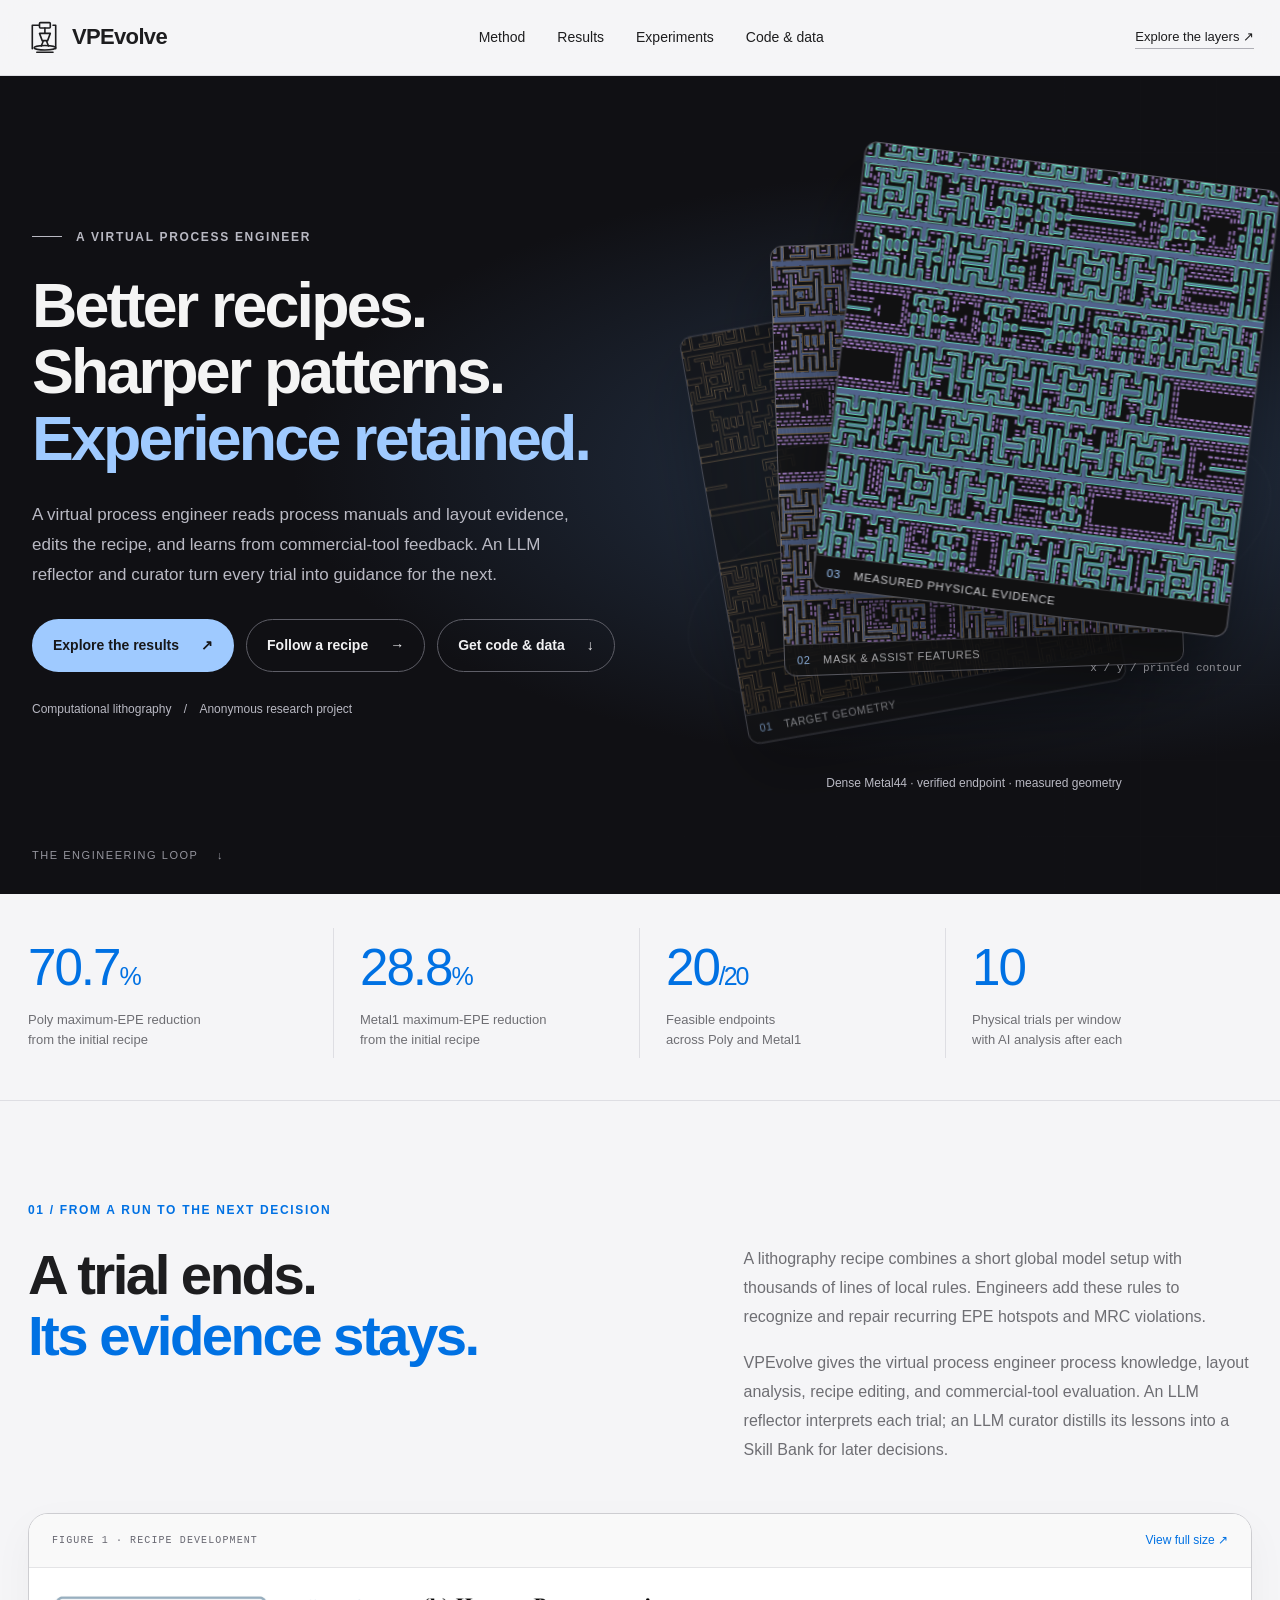
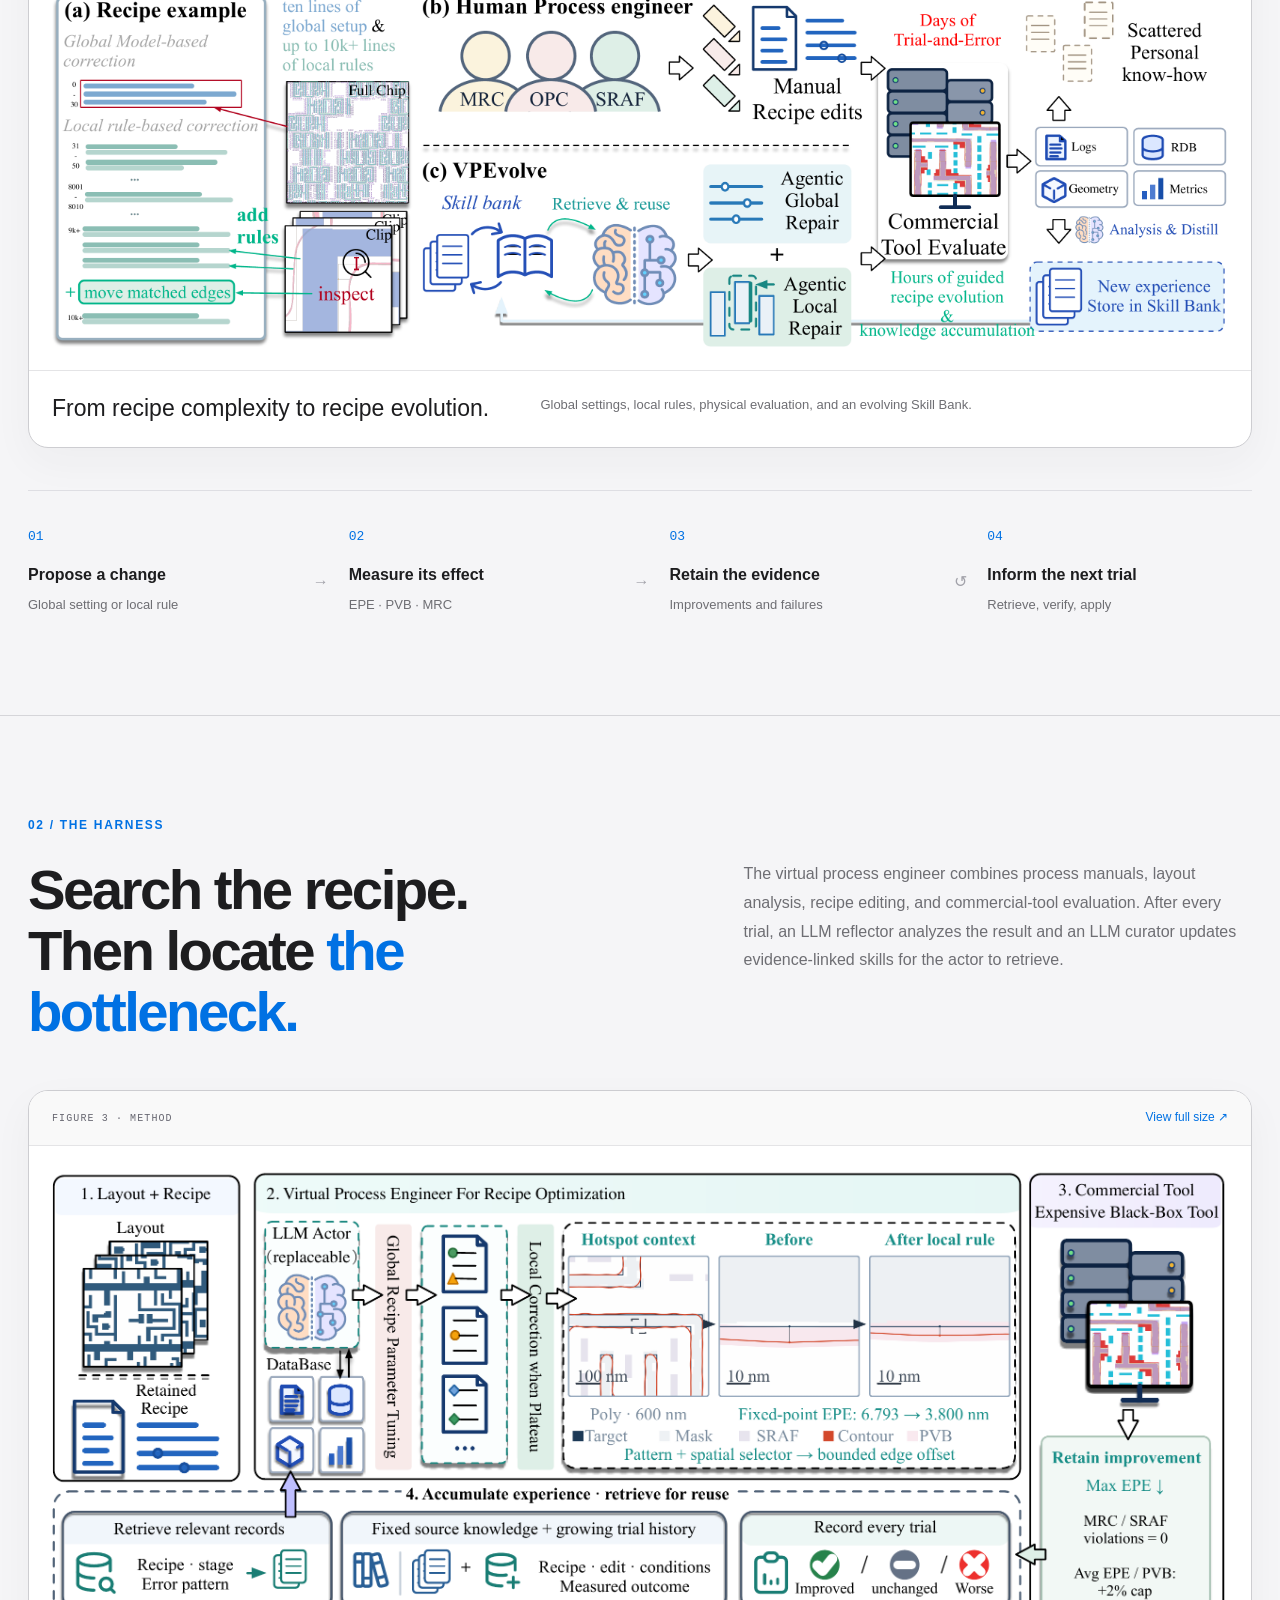
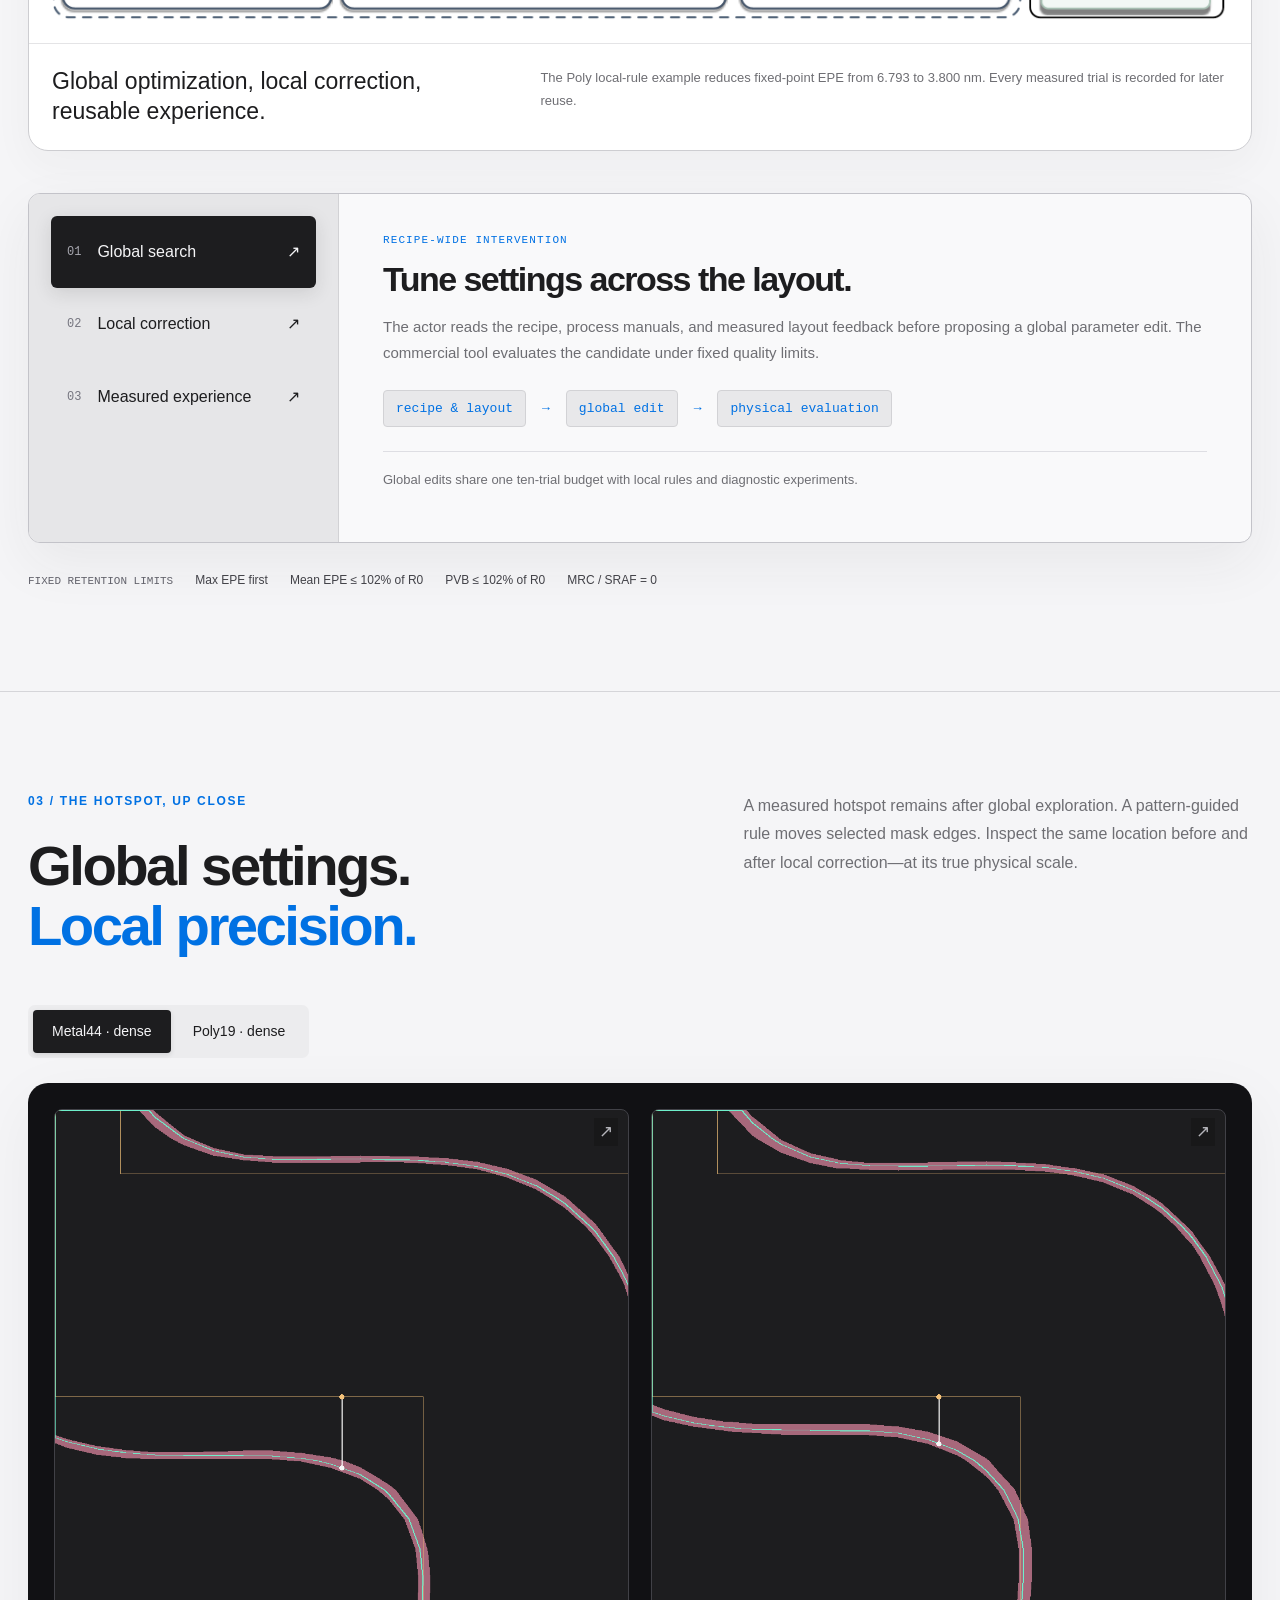
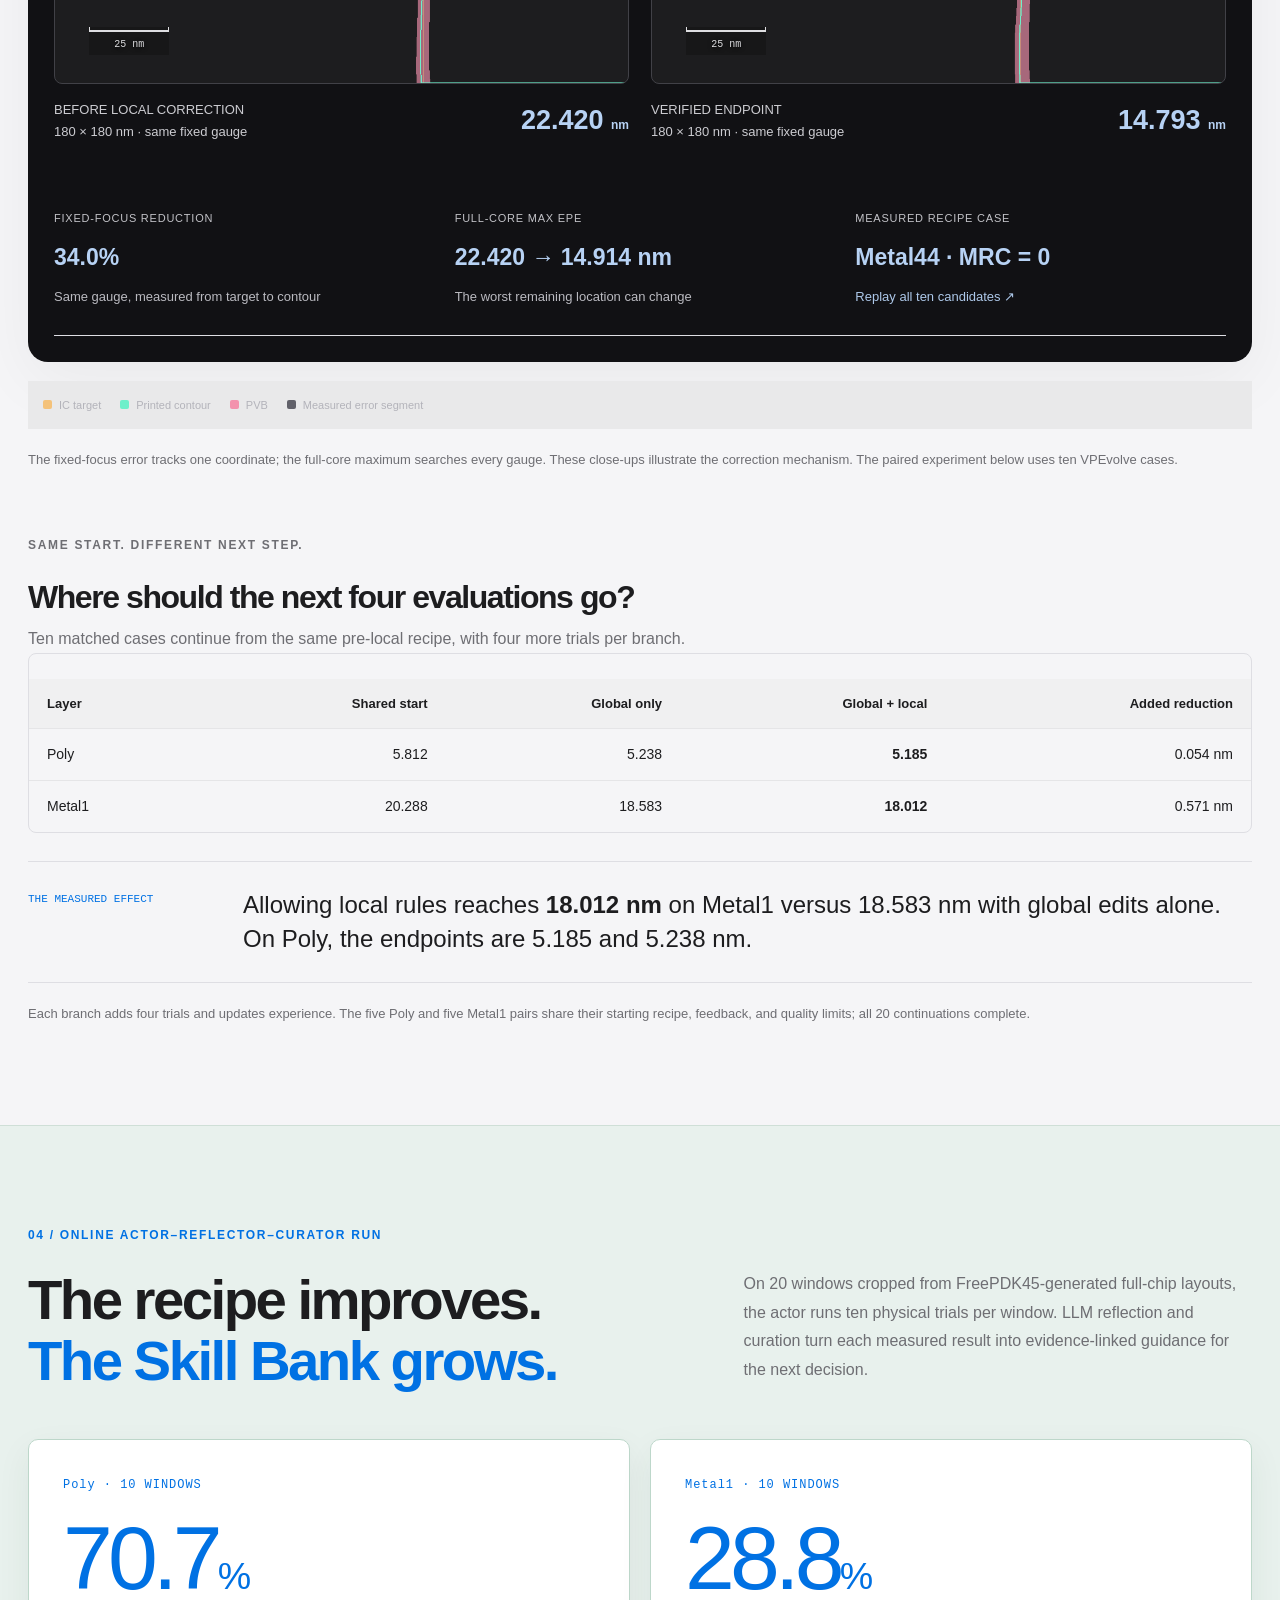
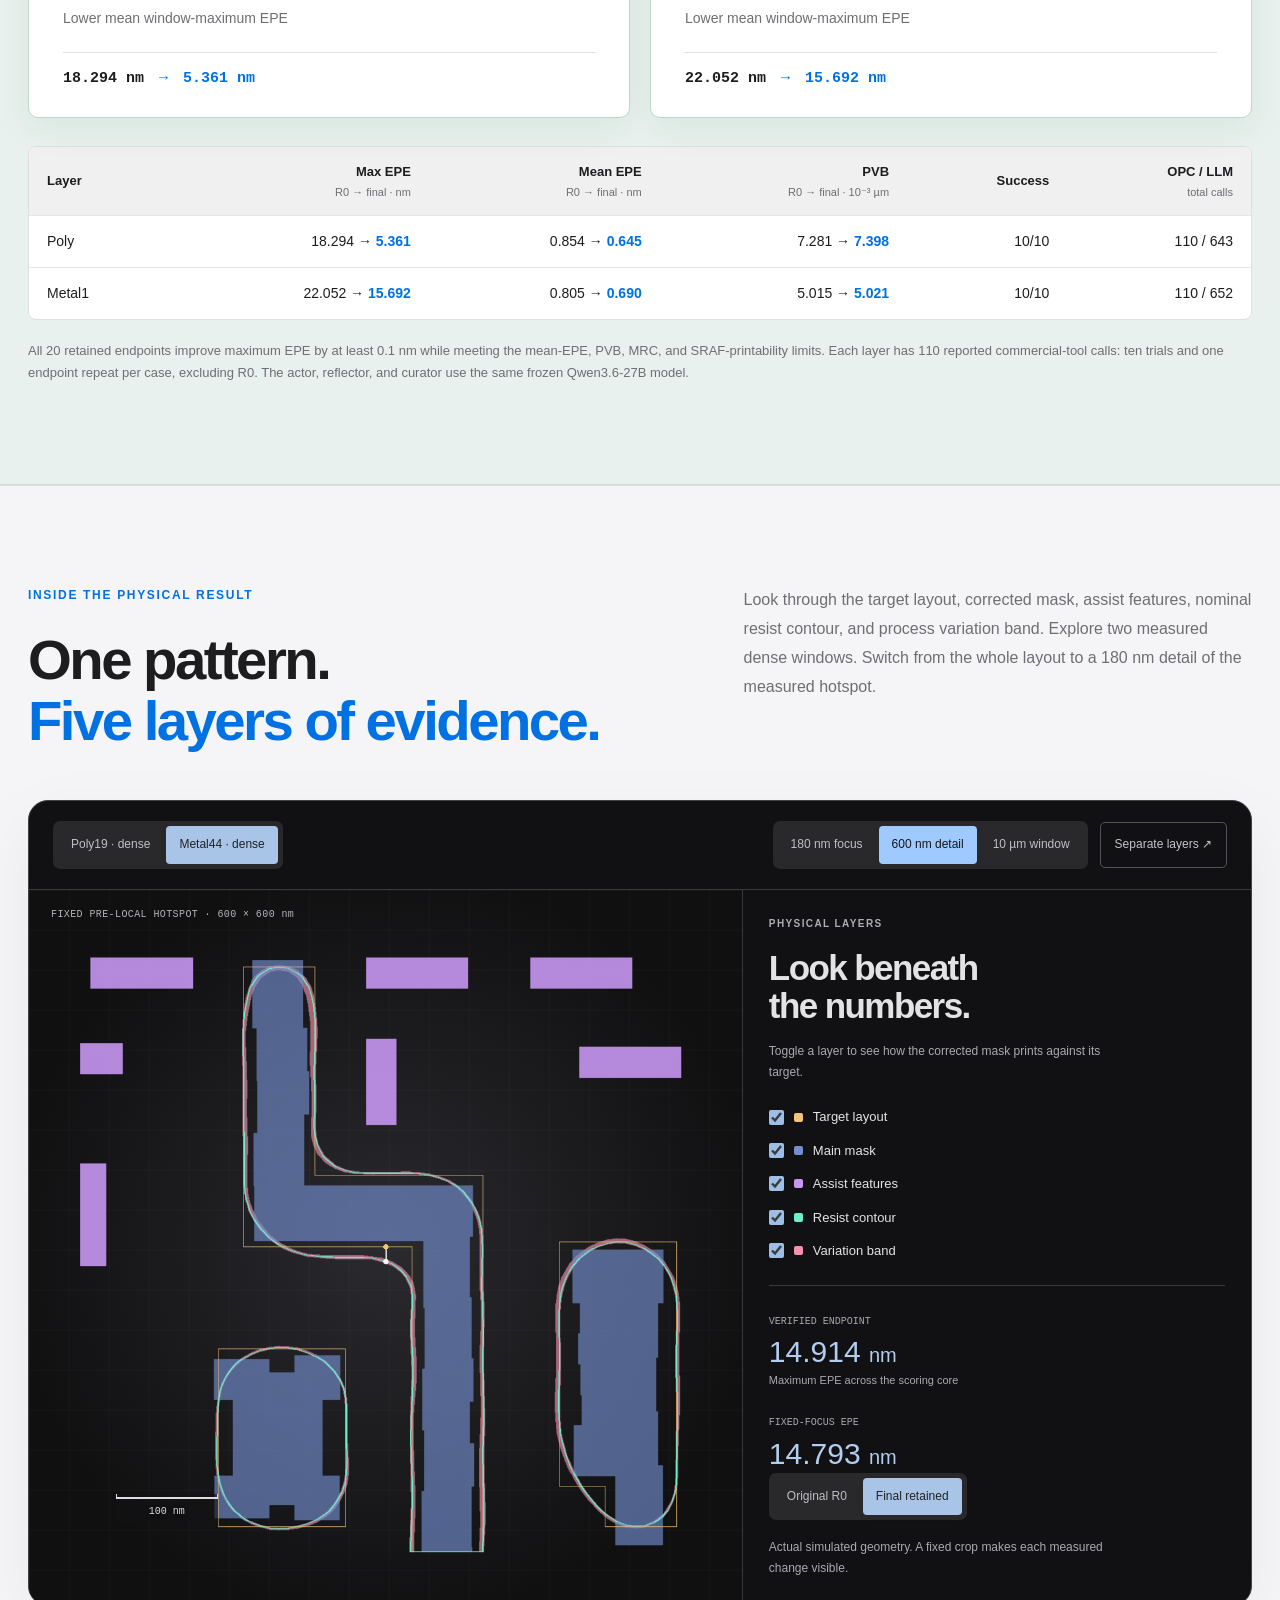
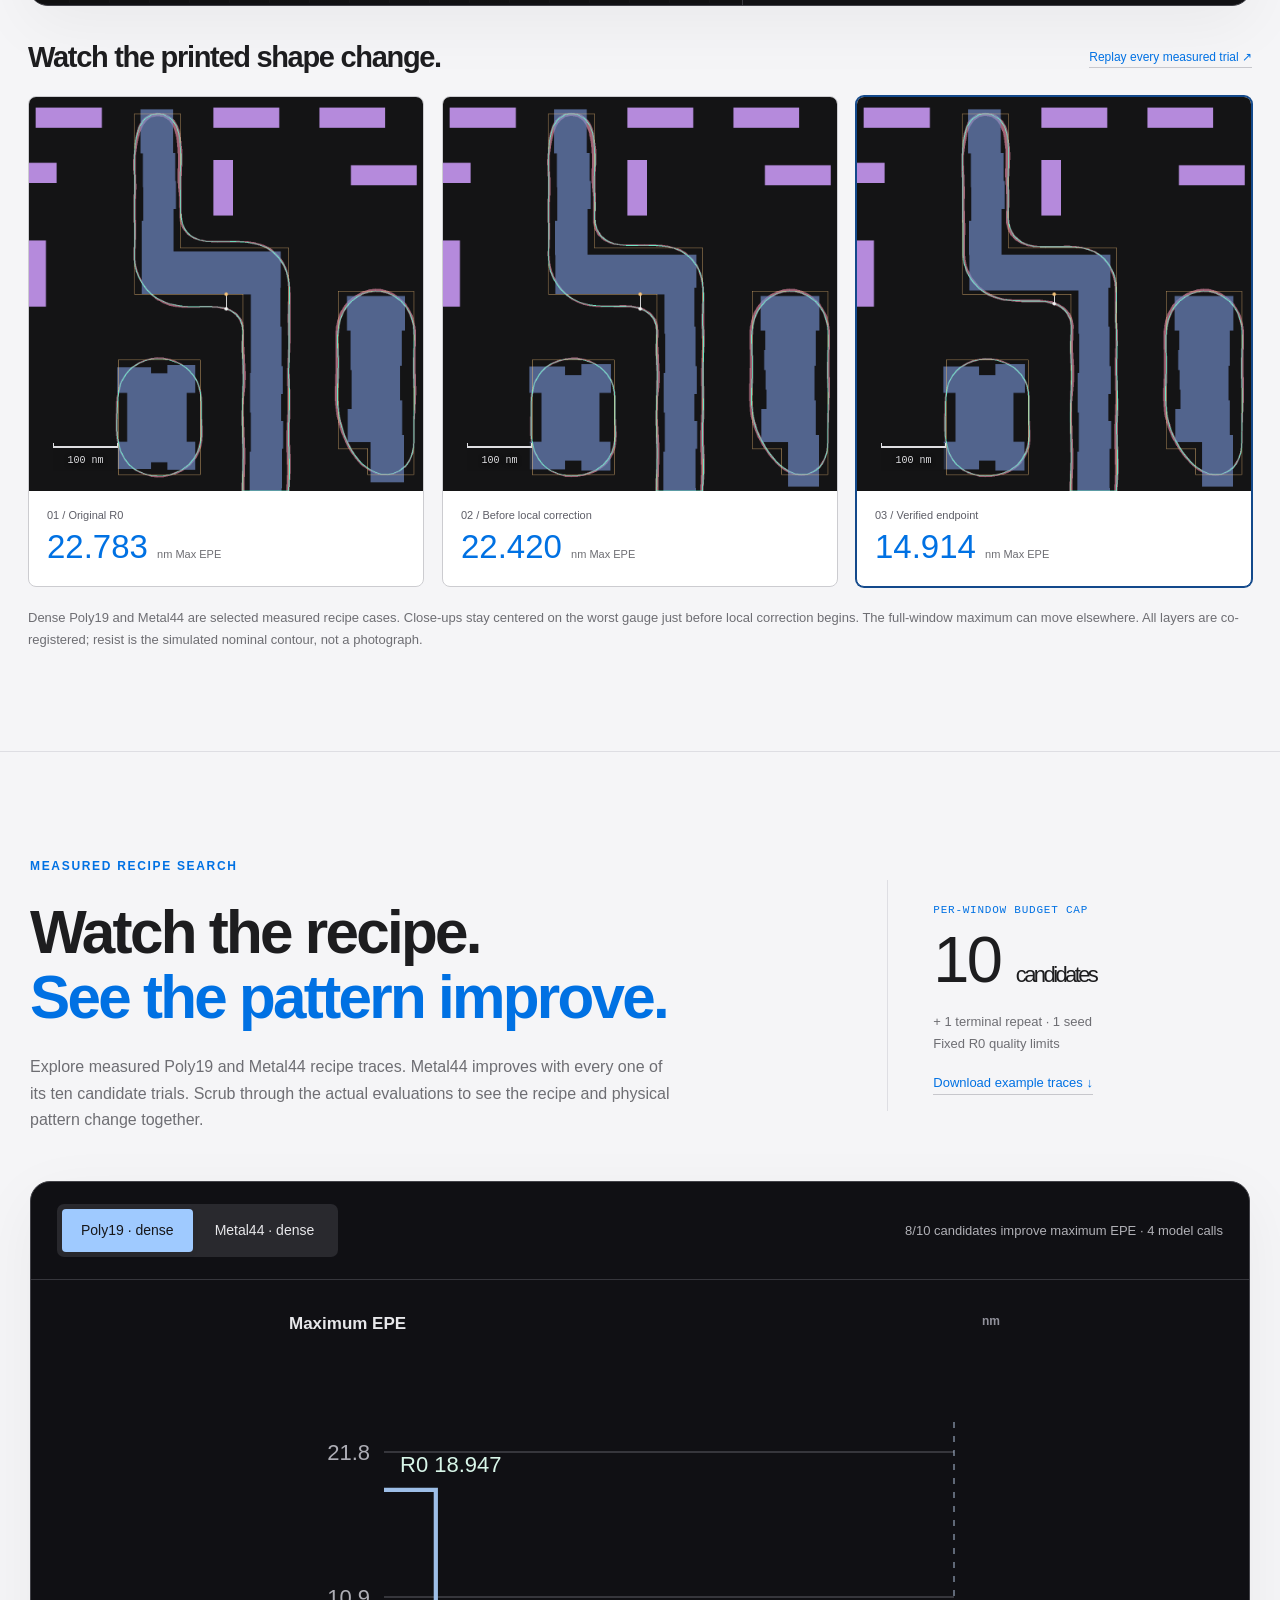
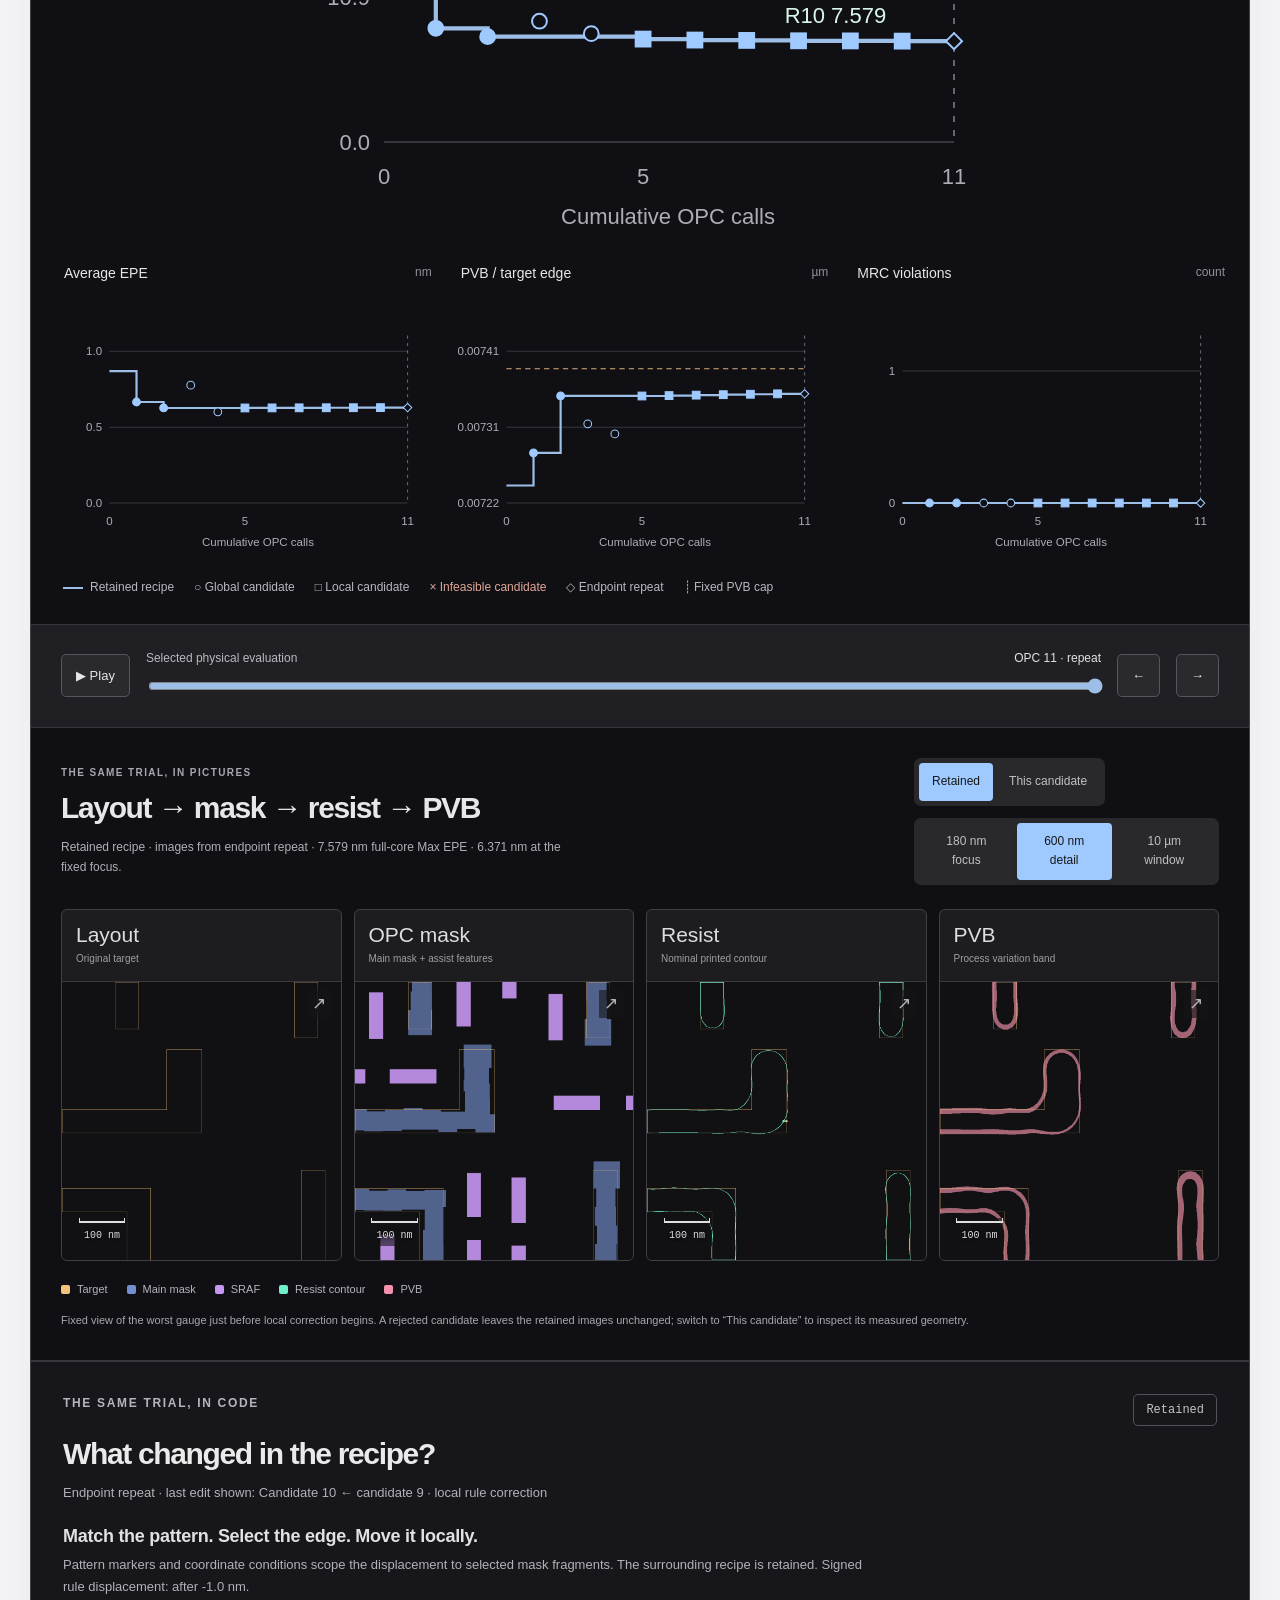
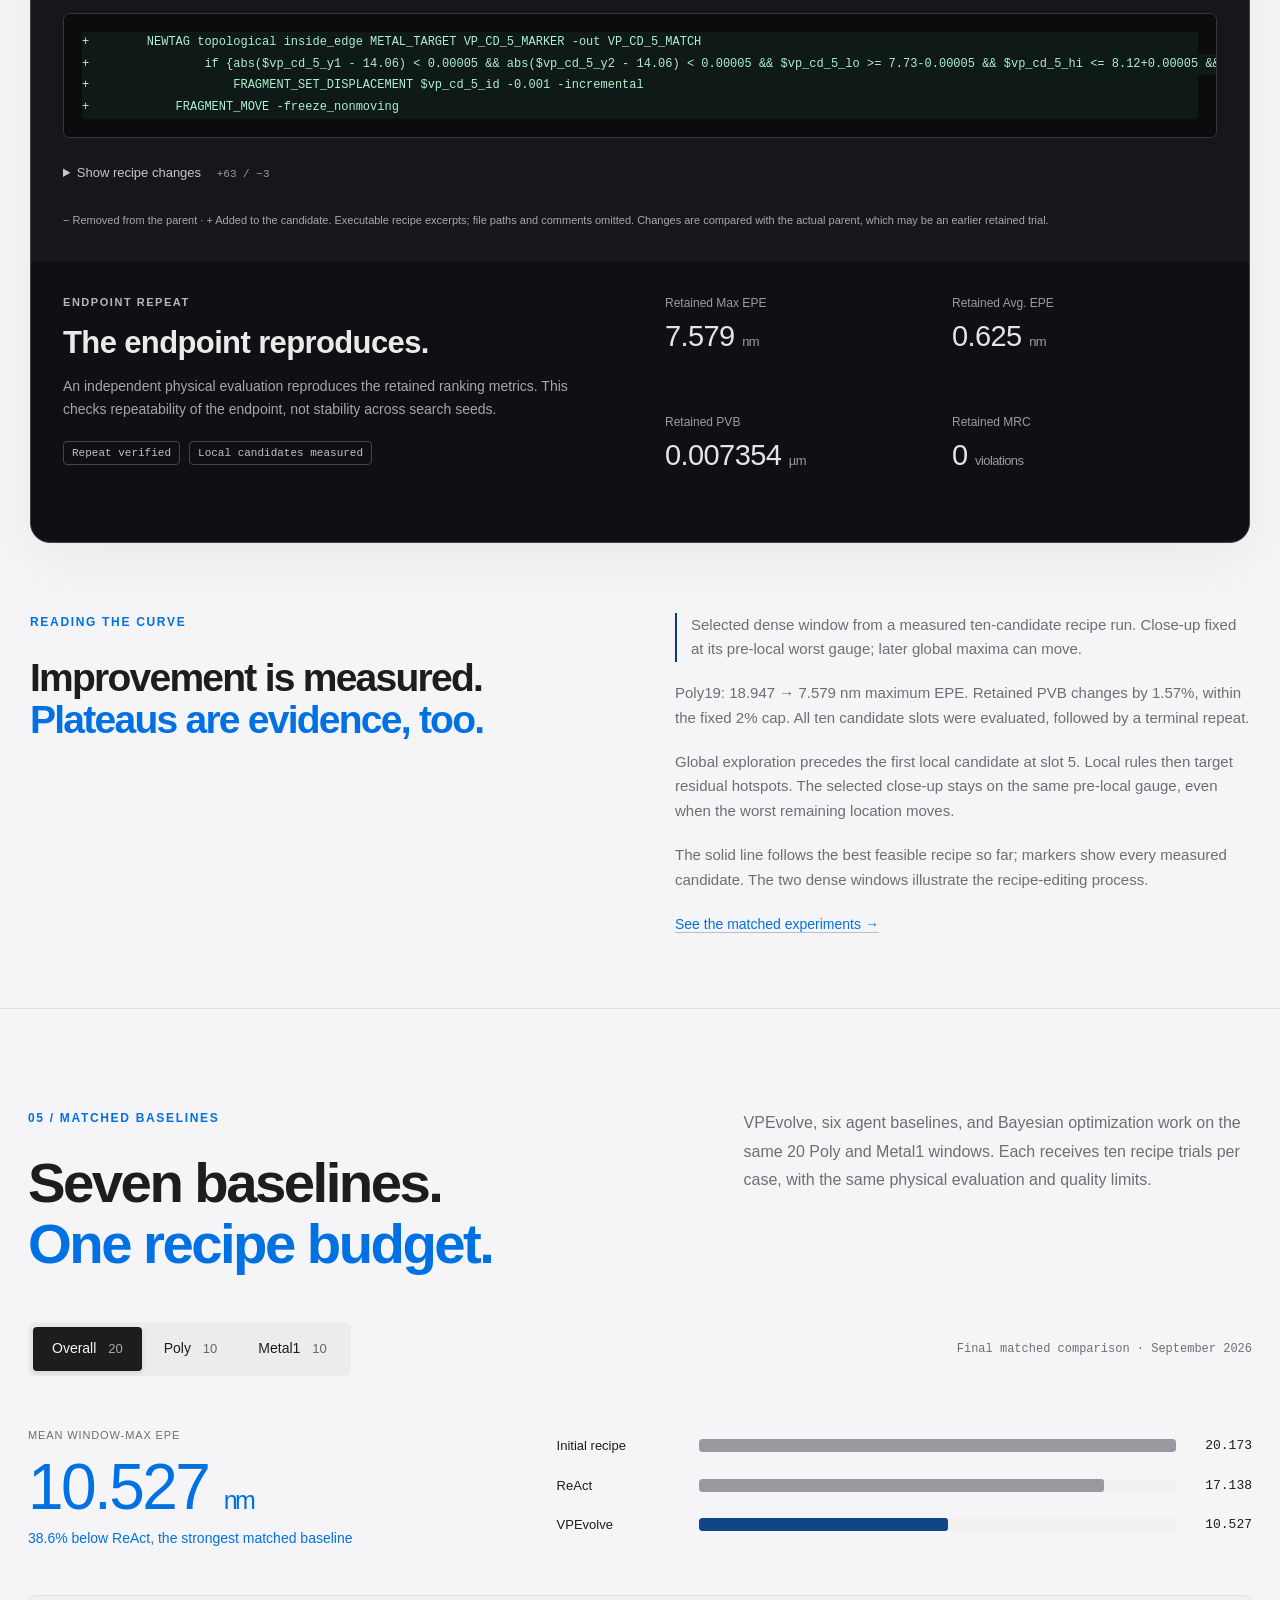
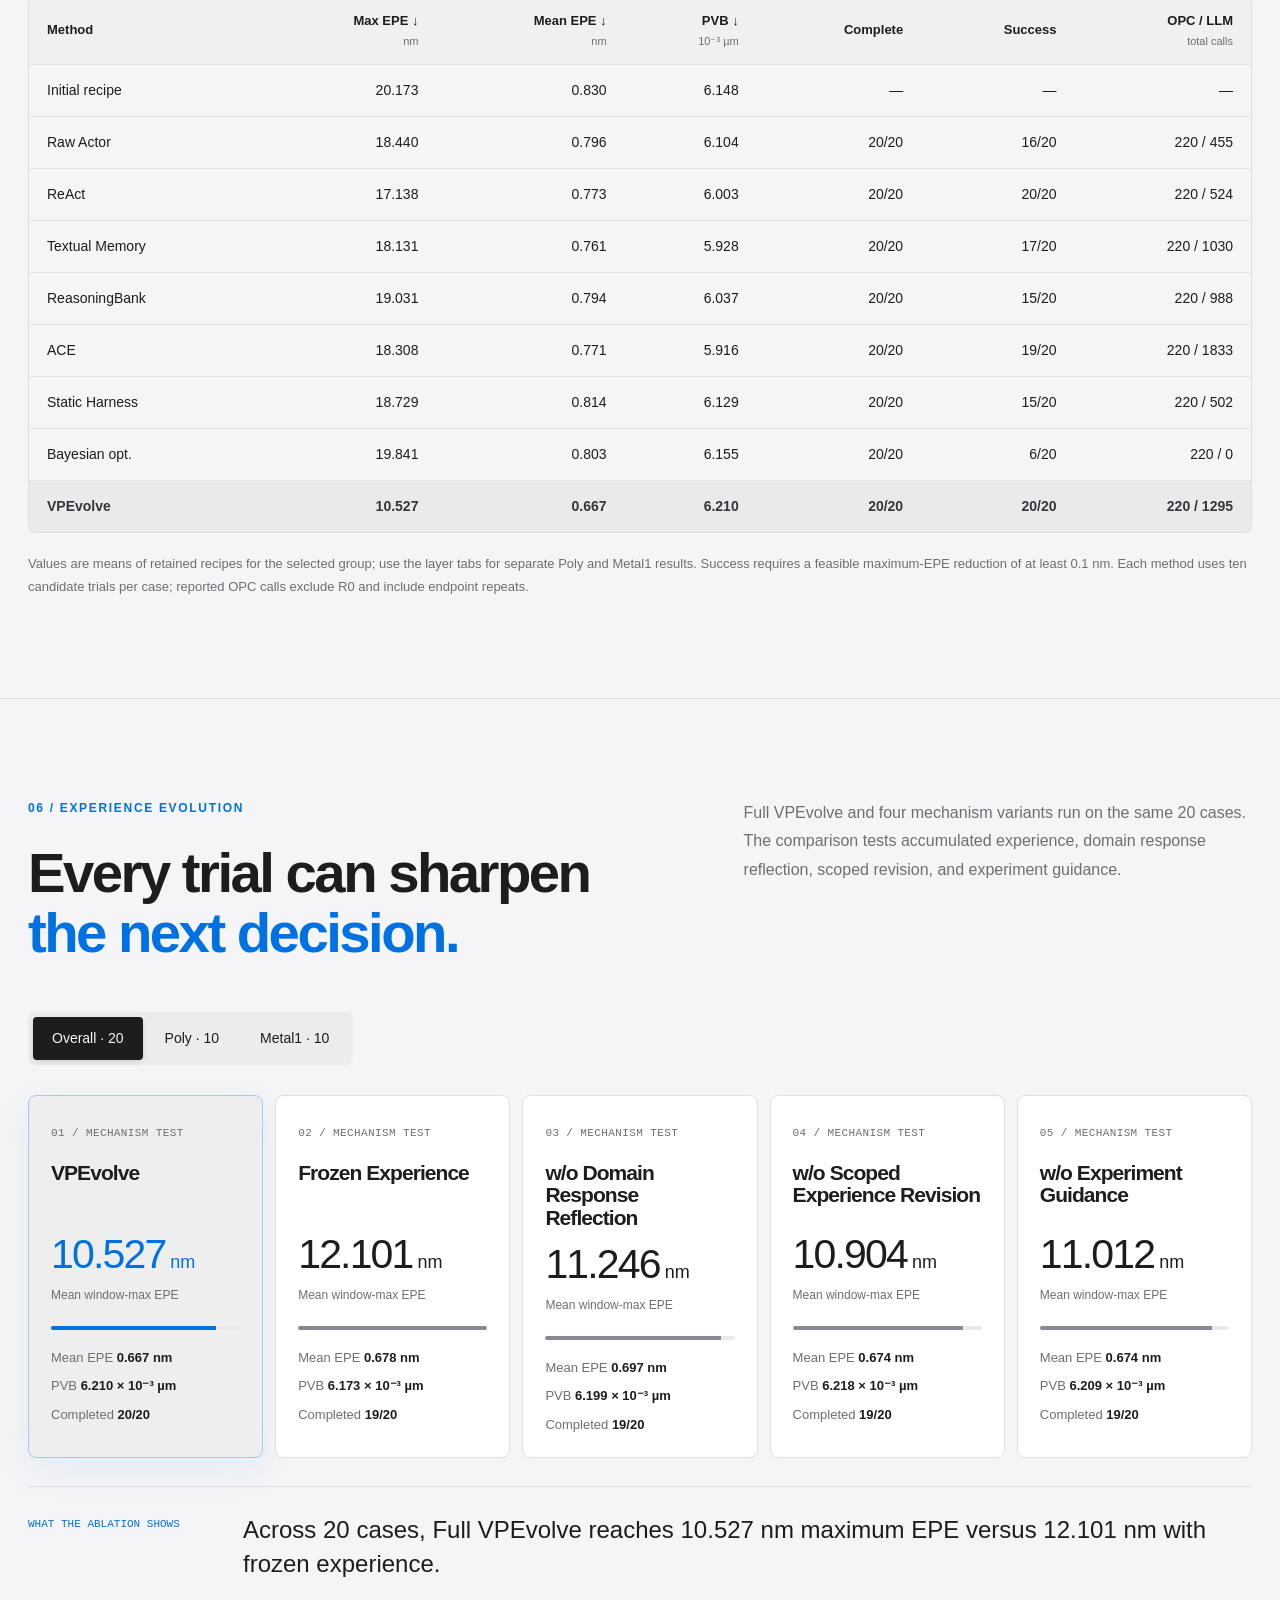
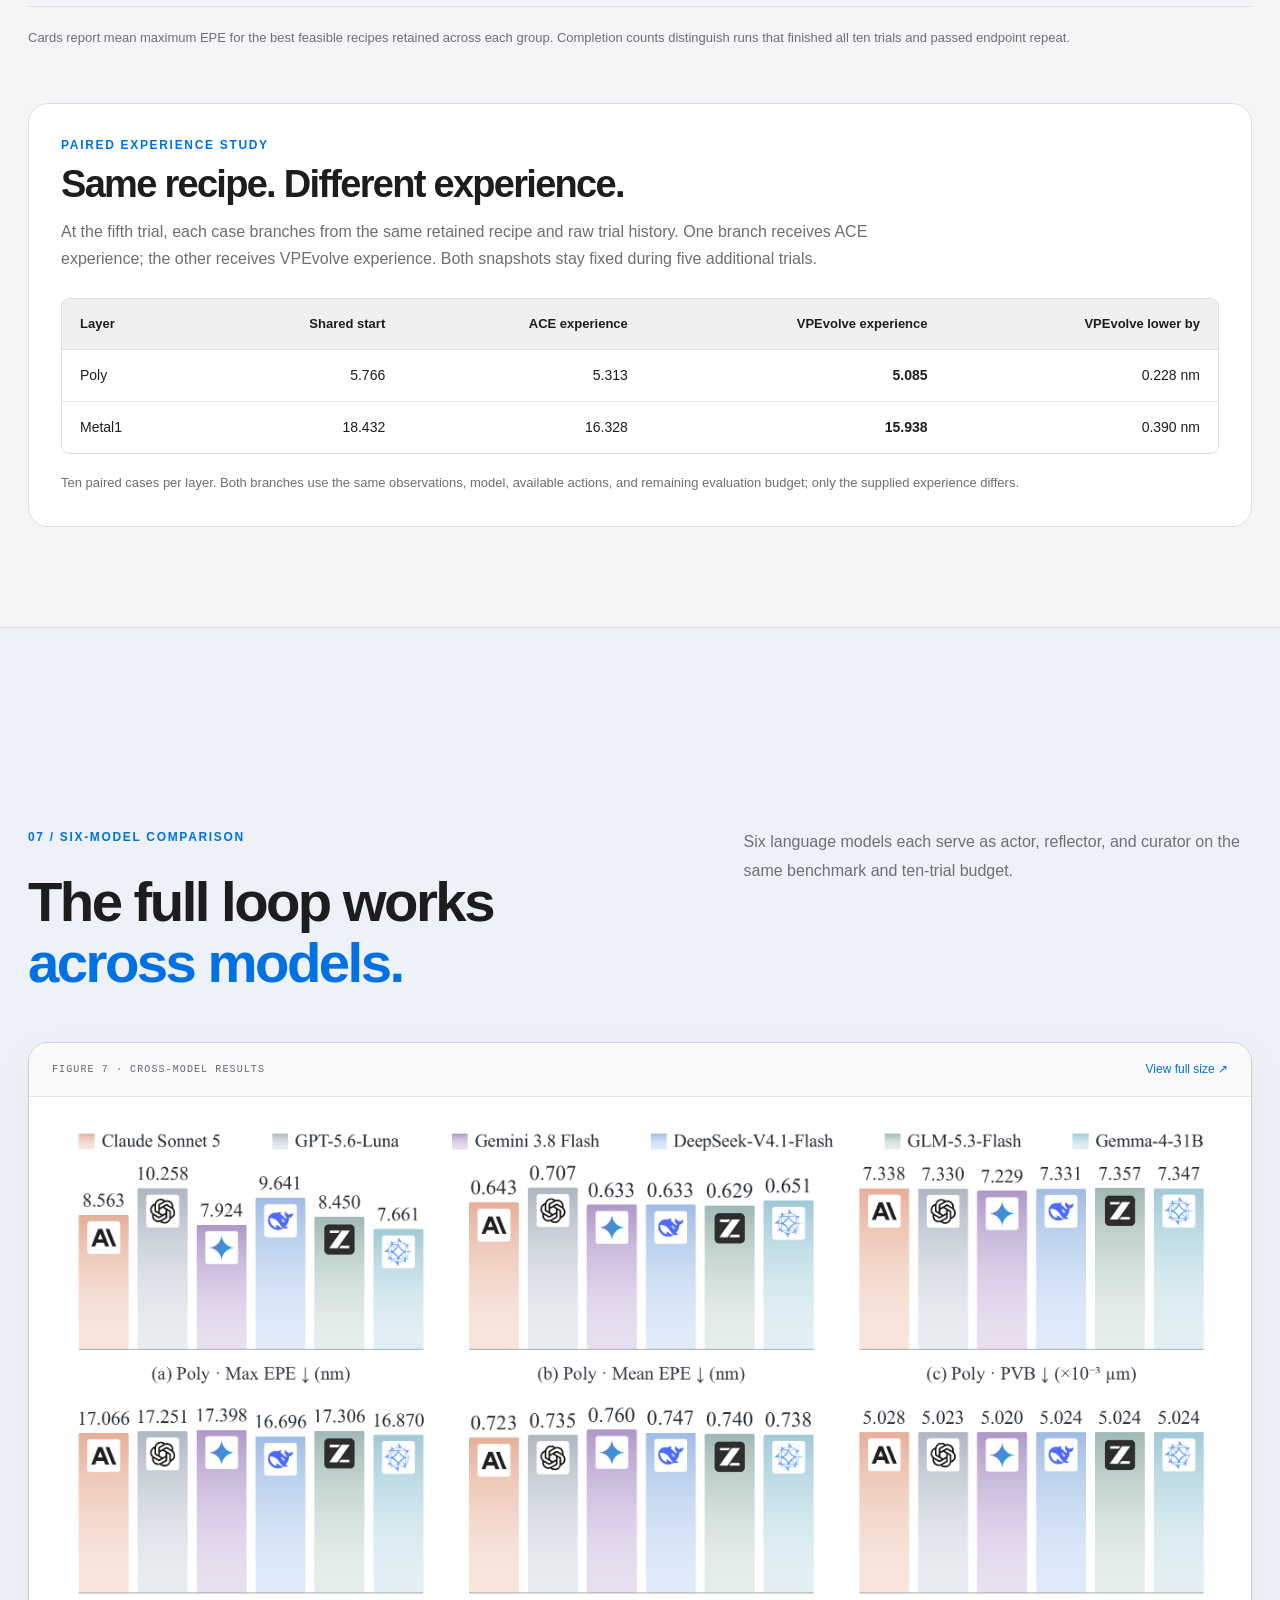
<file: index.html>
<!doctype html>
<html lang="en">
<head>
<meta charset="utf-8"><meta name="viewport" content="width=device-width,initial-scale=1">
<title>VPEvolve · A Virtual Process Engineer</title>
<meta name="description" content="VPEvolve pairs a virtual process engineer with an evolving Skill Bank for lithography recipe development. Explore the measured 20-window online results.">
<meta name="theme-color" content="#101014"><meta property="og:title" content="VPEvolve · A Virtual Process Engineer"><meta property="og:description" content="Process knowledge, layout understanding, and AI analysis of every physical trial."><meta property="og:url" content="https://vpevolve.github.io/vpevolve/"><meta property="og:image" content="https://vpevolve.github.io/vpevolve/og.png"><meta name="twitter:card" content="summary_large_image">
<link rel="icon" href="favicon.svg?v=lithography"><link rel="stylesheet" href="styles.css?v=20260924-online"><script src="script.js?v=20260925-metal44" defer></script><link rel="stylesheet" href="geometry.css?v=20260921-dense"><script src="geometry.js?v=20260925-metal44" defer></script>
<link rel="stylesheet" href="evolution/current.css?v=20260925-metal44"><script src="evolution/current.js?v=20260925-metal44" defer></script><link rel="stylesheet" href="themes/silver.css?v=20260925-metal44"><link rel="stylesheet" href="final-results.css?v=20260925-final"><script src="final-results.js?v=20260926-paper" defer></script></head>
<body>
<a class="skip-link" href="#results">Skip to results</a>
<header class="site-header"><a class="wordmark" href="#top"><svg class="lithography-mark" width="36" height="36" viewBox="0 0 40 40" fill="none" stroke="currentColor" stroke-width="1.8" stroke-linecap="round" stroke-linejoin="round" aria-hidden="true"><path d="M7 33V7h7M30 7h3v26"/><rect x="15" y="4" width="12" height="6" rx="1"/><path d="M21 10v5M15 16h12l-3 8h-6zM19 25l-2 5M23 25l2 5"/><ellipse cx="21" cy="32" rx="12" ry="2.5"/><path d="M12 37h18"/></svg>VPEvolve</a><nav aria-label="Main navigation"><a href="#method">Method</a><a href="#results">Results</a><a href="#comparison">Experiments</a><a href="#open-testbed">Code &amp; data</a></nav><a class="header-link" href="#process">Explore the layers ↗</a></header>
<main>
<section class="hero" id="top">
<div class="hero-grid" aria-hidden="true"></div>
<div class="hero-copy"><p class="eyebrow"><span class="small-line"></span> A VIRTUAL PROCESS ENGINEER</p><h1>Better recipes.<br>Sharper patterns.<br><em>Experience retained.</em></h1><p class="deck">A virtual process engineer reads process manuals and layout evidence, edits the recipe, and learns from commercial-tool feedback. An LLM reflector and curator turn every trial into guidance for the next.</p><div class="actions"><a class="button primary" href="#results">Explore the results <span>↗</span></a><a class="button ghost" href="#evolution">Follow a recipe <span>→</span></a><a class="button ghost" href="#open-testbed">Get code &amp; data <span>↓</span></a></div><p class="hero-meta">Computational lithography <span> / </span> Anonymous research project</p></div>
<div class="hero-stack-wrap"><div class="hero-stack" aria-label="Actual target, mask and optical evidence from the verified dense Metal44 endpoint"><div class="stack-halo"></div><figure class="stack-card stack-target"><img src="assets/current/geometry/metal44-11-core-target.png" alt="Dense Metal44 target layout,10µm scoring core"><figcaption><span>01</span> Target geometry</figcaption></figure><figure class="stack-card stack-sraf"><img src="assets/current/geometry/metal44-11-core-mask_view.png" alt="Sub-resolution assist features"><figcaption><span>02</span> Mask & assist features</figcaption></figure><figure class="stack-card stack-print"><img src="assets/current/geometry/metal44-11-core-overlay.png" alt="Actual optical contour and layout overlay"><figcaption><span>03</span> Measured physical evidence</figcaption></figure><div class="stack-orbit"></div><span class="stack-coordinate">x / y / printed contour</span></div><p class="stack-footnote">Dense Metal44 · verified endpoint · measured geometry</p></div>
<a class="hero-scroll" href="#idea">THE ENGINEERING LOOP <span>↓</span></a>
</section>
<section class="signal-strip" aria-label="Online 20-window main results"><div><strong>70.7<span>%</span></strong><p>Poly maximum-EPE reduction<br>from the initial recipe</p></div><div><strong>28.8<span>%</span></strong><p>Metal1 maximum-EPE reduction<br>from the initial recipe</p></div><div><strong>20<span>/20</span></strong><p>Feasible endpoints<br>across Poly and Metal1</p></div><div><strong>10</strong><p>Physical trials per window<br>with AI analysis after each</p></div></section>
<section class="wide intro-section" id="idea"><p class="eyebrow">01 / FROM A RUN TO THE NEXT DECISION</p><div class="split-heading"><h2>A trial ends.<br><em>Its evidence stays.</em></h2><div><p>A lithography recipe combines a short global model setup with thousands of lines of local rules. Engineers add these rules to recognize and repair recurring EPE hotspots and MRC violations.</p><p>VPEvolve gives the virtual process engineer process knowledge, layout analysis, recipe editing, and commercial-tool evaluation. An LLM reflector interprets each trial; an LLM curator distills its lessons into a Skill Bank for later decisions.</p></div></div><figure class="paper-figure" id="paper-paradigm"><div class="paper-figure-heading"><span>FIGURE 1 · RECIPE DEVELOPMENT</span><a href="assets/current/paper-paradigm.png?v=20260924-fig1c" target="_blank" rel="noopener" data-paper-zoom aria-label="Enlarge Figure 1 recipe-development overview.">View full size ↗</a></div><a class="paper-figure-image" href="assets/current/paper-paradigm.png?v=20260924-fig1c" target="_blank" rel="noopener" data-paper-zoom aria-label="Enlarge Figure 1 recipe-development overview."><img src="assets/current/paper-paradigm.png?v=20260924-fig1c" loading="lazy" alt="Figure 1: a recipe has tens of lines of global model settings and thousands of local rules. Human MRC, OPC, and SRAF engineers edit and test it; VPEvolve evaluates global and local repairs and distills each trial into its Skill Bank."></a><figcaption><b>From recipe complexity to recipe evolution.</b><span>Global settings, local rules, physical evaluation, and an evolving Skill Bank.</span></figcaption></figure><div class="loop-strip"><div><small>01</small><b>Propose a change</b><span>Global setting or local rule</span></div><i>→</i><div><small>02</small><b>Measure its effect</b><span>EPE · PVB · MRC</span></div><i>→</i><div><small>03</small><b>Retain the evidence</b><span>Improvements and failures</span></div><i>↺</i><div><small>04</small><b>Inform the next trial</b><span>Retrieve, verify, apply</span></div></div></section>
<section class="method-section" id="method"><div class="wide"><p class="eyebrow">02 / THE HARNESS</p><div class="split-heading"><h2>Search the recipe.<br>Then locate <em>the bottleneck.</em></h2><p>The virtual process engineer combines process manuals, layout analysis, recipe editing, and commercial-tool evaluation. After every trial, an LLM reflector analyzes the result and an LLM curator updates evidence-linked skills for the actor to retrieve.</p></div><figure class="paper-figure" id="paper-harness"><div class="paper-figure-heading"><span>FIGURE 3 · METHOD</span><a href="assets/current/paper-harness.png?v=20260923-fig3" target="_blank" rel="noopener" data-paper-zoom aria-label="Enlarge Figure 3 method diagram.">View full size ↗</a></div><a class="paper-figure-image" href="assets/current/paper-harness.png?v=20260923-fig3" target="_blank" rel="noopener" data-paper-zoom aria-label="Enlarge Figure 3 method diagram."><img src="assets/current/paper-harness.png?v=20260923-fig3" loading="lazy" alt="Figure 3 method diagram: layout and recipe enter the virtual process engineer, which combines global parameter tuning with pattern-guided local correction. A Poly hotspot example shows fixed-point EPE falling from 6.793 to 3.800 nm. Commercial tool evaluation and trial records feed reusable experience."></a><figcaption><b>Global optimization, local correction, reusable experience.</b><span>The Poly local-rule example reduces fixed-point EPE from 6.793 to 3.800 nm. Every measured trial is recorded for later reuse.</span></figcaption></figure><div class="method-stage"><div class="stage-rail"><button class="active" aria-pressed="true" data-stage="global"><small>01</small><span>Global search</span><b>↗</b></button><button aria-pressed="false" data-stage="local"><small>02</small><span>Local correction</span><b>↗</b></button><button aria-pressed="false" data-stage="memory"><small>03</small><span>Measured experience</span><b>↗</b></button></div><div class="stage-content" aria-live="polite"><div class="stage-tag" id="stage-tag">RECIPE-WIDE INTERVENTION</div><h3 id="stage-title">Tune settings across the layout.</h3><p id="stage-body">The actor reads the recipe, process manuals, and measured layout feedback before proposing a global parameter edit. The commercial tool evaluates the candidate under fixed quality limits.</p><div class="stage-code" id="stage-code"><span>recipe &amp; layout</span><b>→</b><span>global edit</span><b>→</b><span>physical evaluation</span></div><p class="stage-note" id="stage-note">Global edits share one ten-trial budget with local rules and diagnostic experiments.</p></div></div><div class="guard-strip"><span>FIXED RETENTION LIMITS</span><b>Max EPE first</b><b>Mean EPE ≤ 102% of R0</b><b>PVB ≤ 102% of R0</b><b>MRC / SRAF = 0</b></div></div></section>
<section class="wide local-section" id="local"><div class="split-heading"><div><p class="eyebrow">03 / THE HOTSPOT, UP CLOSE</p><h2>Global settings.<br><em>Local precision.</em></h2></div><p>A measured hotspot remains after global exploration. A pattern-guided rule moves selected mask edges. Inspect the same location before and after local correction—at its true physical scale.</p></div><div class="segmented" aria-label="Dense hotspot example"><button data-spot-case="metal1" class="active" aria-pressed="true">Metal44 · dense</button><button data-spot-case="poly" aria-pressed="false">Poly19 · dense</button></div><div id="hotspot-comparison" class="hotspot-comparison"><p>Loading measured hotspot…</p></div><div class="image-legend"><span style="--key:#f4c27a">IC target</span><span style="--key:#6eefca">Printed contour</span><span style="--key:#f392ad">PVB</span><span style="--key:#ffffff">Measured error segment</span></div><p class="scope-note">The fixed-focus error tracks one coordinate; the full-core maximum searches every gauge. These close-ups illustrate the correction mechanism. The paired experiment below uses ten VPEvolve cases.</p><div class="continuation-heading"><p class="eyebrow">SAME START. DIFFERENT NEXT STEP.</p><h3>Where should the next four evaluations go?</h3><p>Ten matched cases continue from the same pre-local recipe, with four more trials per branch.</p></div><div class="table-scroll"><table class="main-table continuation-table"><caption>Paired four-trial continuation · five windows per layer · maximum EPE in nm</caption><thead><tr><th>Layer</th><th>Shared start</th><th>Global only</th><th>Global + local</th><th>Added reduction</th></tr></thead><tbody id="continuation-body"></tbody></table></div><div class="experience-takeaway"><span>THE MEASURED EFFECT</span><p>Allowing local rules reaches <b>18.012 nm</b> on Metal1 versus 18.583 nm with global edits alone. On Poly, the endpoints are 5.185 and 5.238 nm.</p></div><p class="scope-note">Each branch adds four trials and updates experience. The five Poly and five Metal1 pairs share their starting recipe, feedback, and quality limits; all 20 continuations complete.</p></section>
<section class="online-results-section" id="results"><div class="wide"><p class="eyebrow">04 / ONLINE ACTOR–REFLECTOR–CURATOR RUN</p><div class="split-heading"><h2>The recipe improves.<br><em>The Skill Bank grows.</em></h2><p>On 20 windows cropped from FreePDK45-generated full-chip layouts, the actor runs ten physical trials per window. LLM reflection and curation turn each measured result into evidence-linked guidance for the next decision.</p></div><div class="online-cards" id="online-cards" aria-label="Online recipe-development results"><p>Loading measured results…</p></div><div class="table-scroll"><table class="main-table online-table"><caption>Online run · mean values across ten windows per layer</caption><thead><tr><th scope="col">Layer</th><th scope="col">Max EPE<small>R0 → final · nm</small></th><th scope="col">Mean EPE<small>R0 → final · nm</small></th><th scope="col">PVB<small>R0 → final · 10⁻³ µm</small></th><th scope="col">Success</th><th scope="col">OPC / LLM<small>total calls</small></th></tr></thead><tbody id="online-table-body"><tr><td colspan="6">Loading measured results…</td></tr></tbody></table></div><p class="scope-note">All 20 retained endpoints improve maximum EPE by at least 0.1 nm while meeting the mean-EPE, PVB, MRC, and SRAF-printability limits. Each layer has 110 reported commercial-tool calls: ten trials and one endpoint repeat per case, excluding R0. The actor, reflector, and curator use the same frozen Qwen3.6-27B model.</p></div></section>
<section class="microscope-section" id="process"><div class="wide"><div class="split-heading"><div><p class="eyebrow">INSIDE THE PHYSICAL RESULT</p><h2>One pattern.<br><em>Five layers of evidence.</em></h2></div><p>Look through the target layout, corrected mask, assist features, nominal resist contour, and process variation band. Explore two measured dense windows. Switch from the whole layout to a 180 nm detail of the measured hotspot.</p></div><div id="physical-microscope" class="physical-microscope"><p class="geometry-loading" role="status">Loading measured geometry…</p></div><div class="geometry-film-heading"><h3>Watch the printed shape change.</h3><a href="#evolution">Replay every measured trial ↗</a></div><div id="geometry-film" class="geometry-film"></div><p class="scope-note">Dense Poly19 and Metal44 are selected measured recipe cases. Close-ups stay centered on the worst gauge just before local correction begins. The full-window maximum can move elsewhere. All layers are co-registered; resist is the simulated nominal contour, not a photograph.</p></div></section>
<section id="evolution" class="trajectory-page embedded-evolution"><section class="replay-hero"><div><p class="eyebrow">MEASURED RECIPE SEARCH</p><h2>Watch the recipe.<br><em>See the pattern improve.</em></h2><p>Explore measured Poly19 and Metal44 recipe traces. Metal44 improves with every one of its ten candidate trials. Scrub through the actual evaluations to see the recipe and physical pattern change together.</p></div><div class="replay-protocol"><span>PER-WINDOW BUDGET CAP</span><strong>10 <small>candidates</small></strong><p>+ 1 terminal repeat · 1 seed<br>Fixed R0 quality limits</p><a href="assets/current/replay-results.json" download>Download example traces ↓</a></div></section>
<section class="trace-workspace" aria-label="Interactive measured trajectory"><div class="trace-toolbar"><div class="segmented" aria-label="Choose trajectory"><button class="active" data-case="poly" aria-pressed="true">Poly19 · dense</button><button data-case="metal1" aria-pressed="false">Metal44 · dense</button></div><p id="trace-summary" role="status">Loading measured trajectories…</p></div><div class="trace-graphs" id="trace-graphs"></div><div class="trace-legend"><span><i class="line-key"></i> Retained recipe</span><span>○ Global candidate</span><span>□ Local candidate</span><span class="rejected-key">× Infeasible candidate</span><span>◇ Endpoint repeat</span><span>┊ Fixed PVB cap</span></div><div class="scrubber"><button id="play" type="button" aria-label="Play measured trials">▶ Play</button><div><label for="trial">Selected physical evaluation <b id="trial-label">R0</b></label><input id="trial" type="range" min="0" max="0" value="0" step="1" disabled></div><button id="previous" aria-label="Previous evaluation">←</button><button id="next" aria-label="Next evaluation">→</button></div><section class="iteration-geometry" aria-label="Geometry at the selected evaluation"><div class="iteration-geometry-heading"><div><p class="eyebrow">THE SAME TRIAL, IN PICTURES</p><h2>Layout → mask → resist → PVB</h2><p id="image-state" aria-live="polite">Loading the measured geometry…</p></div><div class="geometry-tools"><div class="segmented"><button class="active" data-image-mode="retained" aria-pressed="true">Retained</button><button data-image-mode="candidate" aria-pressed="false">This candidate</button></div><div class="segmented"><button data-image-view="detail" aria-pressed="false">180 nm focus</button><button class="active" data-image-view="zoom" aria-pressed="true">600 nm detail</button><button data-image-view="core" aria-pressed="false">10 µm window</button></div></div></div><div class="iteration-images" id="iteration-images"></div><div class="image-legend"><span style="--key:#f4c27a">Target</span><span style="--key:#748fcf">Main mask</span><span style="--key:#c697f2">SRAF</span><span style="--key:#6eefca">Resist contour</span><span style="--key:#f392ad">PVB</span></div><p class="geometry-footnote">Fixed view of the worst gauge just before local correction begins. A rejected candidate leaves the retained images unchanged; switch to “This candidate” to inspect its measured geometry.</p></section><section class="recipe-evolution" aria-label="Recipe changes at the selected evaluation"><div class="recipe-heading"><div><p class="eyebrow">THE SAME TRIAL, IN CODE</p><h2>What changed in the recipe?</h2><p id="recipe-state" aria-live="polite">Loading recorded changes…</p></div><span id="recipe-outcome" class="recipe-outcome"></span></div><div id="recipe-summary" class="recipe-summary"></div><pre class="recipe-key-code" aria-label="Key recipe edits"><code id="recipe-key-code"></code></pre><details class="recipe-full"><summary>Show recipe changes <span id="recipe-line-count"></span></summary><pre><code id="recipe-diff"></code></pre></details><p class="geometry-footnote">− Removed from the parent · + Added to the candidate. Executable recipe excerpts; file paths and comments omitted. Changes are compared with the actual parent, which may be an earlier retained trial.</p></section><div class="trial-detail" aria-live="polite"><div><p class="eyebrow" id="event-type">INITIAL RECIPE</p><h2 id="event-title">Before the first trial.</h2><p id="event-body">Waiting for the recorded measurements.</p><div class="event-tags" id="event-tags"></div></div><dl class="selected-metrics" id="selected-metrics"></dl></div></section>
<section class="trace-reading"><div><p class="eyebrow">READING THE CURVE</p><h2>Improvement is measured.<br><em>Plateaus are evidence, too.</em></h2></div><div><p id="case-selection" class="selection-note"></p><p id="stop-explanation"></p><p id="stage-explanation"></p><p>The solid line follows the best feasible recipe so far; markers show every measured candidate. The two dense windows illustrate the recipe-editing process.</p><a href="#evidence">See the matched experiments →</a></div></section>
</section>
<section class="results-section" id="comparison"><div class="wide">
<div class="split-heading"><div><p class="eyebrow">05 / MATCHED BASELINES</p><h2>Seven baselines.<br><em>One recipe budget.</em></h2></div><p>VPEvolve, six agent baselines, and Bayesian optimization work on the same 20 Poly and Metal1 windows. Each receives ten recipe trials per case, with the same physical evaluation and quality limits.</p></div>
<div class="results-toolbar"><div class="segmented" aria-label="Baseline comparison group"><button class="active" aria-pressed="true" data-group="all">Overall <small>20</small></button><button aria-pressed="false" data-group="poly">Poly <small>10</small></button><button aria-pressed="false" data-group="metal1">Metal1 <small>10</small></button></div><span class="data-date">Final matched comparison · September 2026</span></div>
<div class="results-spotlight"><div><span>MEAN WINDOW-MAX EPE</span><strong id="result-main">Loading…</strong><p id="result-comparison">Comparing matched endpoints</p></div><div id="comparison-bars" class="comparison-bars" aria-label="Maximum EPE comparison"></div></div>
<div class="table-scroll"><table class="main-table"><caption>Retained recipe quality and measured call counts</caption><thead><tr><th scope="col">Method</th><th scope="col">Max EPE ↓<small>nm</small></th><th scope="col">Mean EPE ↓<small>nm</small></th><th scope="col">PVB ↓<small>10⁻³ µm</small></th><th scope="col">Complete</th><th scope="col">Success</th><th scope="col">OPC / LLM<small>total calls</small></th></tr></thead><tbody id="results-body"><tr><td colspan="7">Loading final results…</td></tr></tbody></table></div>
<p class="scope-note">Values are means of retained recipes for the selected group; use the layer tabs for separate Poly and Metal1 results. Success requires a feasible maximum-EPE reduction of at least 0.1 nm. Each method uses ten candidate trials per case; reported OPC calls exclude R0 and include endpoint repeats.</p>
</div></section>
<section class="wide memory-section" id="evidence"><div class="split-heading"><div><p class="eyebrow">06 / EXPERIENCE EVOLUTION</p><h2>Every trial can sharpen<br><em>the next decision.</em></h2></div><p>Full VPEvolve and four mechanism variants run on the same 20 cases. The comparison tests accumulated experience, domain response reflection, scoped revision, and experiment guidance.</p></div>
<div class="segmented" aria-label="Mechanism comparison group"><button class="active" aria-pressed="true" data-ablation="all">Overall · 20</button><button aria-pressed="false" data-ablation="poly">Poly · 10</button><button aria-pressed="false" data-ablation="metal1">Metal1 · 10</button></div>
<div id="ablation-cards" class="ablation-grid" aria-live="polite"><p>Loading final mechanism results…</p></div>
<div class="experience-takeaway"><span>WHAT THE ABLATION SHOWS</span><p id="ablation-takeaway">Loading measured comparison…</p></div>
<p class="scope-note">Cards report mean maximum EPE for the best feasible recipes retained across each group. Completion counts distinguish runs that finished all ten trials and passed endpoint repeat.</p>
<div class="paired-study" id="experience-value"><div class="paired-heading"><p class="eyebrow">PAIRED EXPERIENCE STUDY</p><h3>Same recipe. Different experience.</h3><p>At the fifth trial, each case branches from the same retained recipe and raw trial history. One branch receives ACE experience; the other receives VPEvolve experience. Both snapshots stay fixed during five additional trials.</p></div><div class="table-scroll"><table class="main-table"><caption>Twenty paired continuations · mean maximum EPE in nm</caption><thead><tr><th scope="col">Layer</th><th scope="col">Shared start</th><th scope="col">ACE experience</th><th scope="col">VPEvolve experience</th><th scope="col">VPEvolve lower by</th></tr></thead><tbody id="experience-body"><tr><td colspan="5">Loading paired results…</td></tr></tbody></table></div><p class="scope-note">Ten paired cases per layer. Both branches use the same observations, model, available actions, and remaining evaluation budget; only the supplied experience differs.</p></div>
</section>

<section class="final-section cross-model-section" id="cross-model"><div class="wide"><div class="split-heading"><div><p class="eyebrow">07 / SIX-MODEL COMPARISON</p><h2>The full loop works<br><em>across models.</em></h2></div><p>Six language models each serve as actor, reflector, and curator on the same benchmark and ten-trial budget.</p></div><figure class="paper-figure" id="paper-cross-model"><div class="paper-figure-heading"><span>FIGURE 7 · CROSS-MODEL RESULTS</span><a href="assets/current/paper-cross-model.png?v=20260926" target="_blank" rel="noopener" data-paper-zoom aria-label="Enlarge Figure 7 cross-model results.">View full size ↗</a></div><a class="paper-figure-image" href="assets/current/paper-cross-model.png?v=20260926" target="_blank" rel="noopener" data-paper-zoom aria-label="Enlarge Figure 7 cross-model results."><img src="assets/current/paper-cross-model.png?v=20260926" loading="lazy" alt="Six-model VPEvolve comparison: benchmark mean maximum EPE, mean EPE, and PVB for Poly and Metal1. Lower values are better."></a><figcaption><b>One loop, six language models.</b><span>Poly above, Metal1 below. Exact values appear in the table.</span></figcaption></figure><div class="table-scroll"><table class="main-table"><caption>Full VPEvolve with six language models · ten cases per layer</caption><thead><tr><th scope="col">Layer</th><th scope="col">Model</th><th scope="col">Max EPE ↓<small>nm</small></th><th scope="col">Mean EPE ↓<small>nm</small></th><th scope="col">PVB ↓<small>10⁻³ µm</small></th></tr></thead><tbody id="cross-model-body"><tr><td colspan="5">Loading cross-model results…</td></tr></tbody></table></div><p class="scope-note">Each model fills all three roles in the complete VPEvolve loop. Starting recipes, cases, actions, and physical trial budgets are matched.</p></div></section>
<section class="final-section long-horizon-section" id="long-horizon"><div class="wide"><div class="split-heading"><div><p class="eyebrow">08 / LONG-HORIZON OPTIMIZATION</p><h2>Keep improving<br><em>beyond ten trials.</em></h2></div><p>On Poly02 and Metal29, Full VPEvolve and Frozen Experience start from the same recipe and run toward a 100-trial horizon. Follow the retained recipe after every measured trial.</p></div><div class="long-toolbar"><div class="segmented" aria-label="Long-horizon metric"><button class="active" aria-pressed="true" data-long-metric="max">Maximum EPE</button><button aria-pressed="false" data-long-metric="pvb">PVB change</button></div><div class="long-legend"><span class="long-full">VPEvolve</span><span class="long-frozen">Frozen Experience</span></div></div><div class="long-chart-grid"><article class="long-chart-card"><div><span>POLY02 · 100 TRIALS</span><h3>4.477 <small>nm</small></h3><p>VPEvolve final maximum EPE · Frozen: 5.267 nm</p></div><div id="long-chart-poly" class="long-chart" aria-label="Poly02 long-horizon chart">Loading measured curve…</div></article><article class="long-chart-card"><div><span>METAL29 · EXTENDED SEARCH</span><h3>10.912 <small>nm</small></h3><p>VPEvolve at trial 100 · Frozen: 13.348 nm at trial 57</p></div><div id="long-chart-metal1" class="long-chart" aria-label="Metal29 long-horizon chart">Loading measured curve…</div></article></div><p class="scope-note">Poly runs complete 100 trials. Metal29 Frozen stops after trial 57; at that common point VPEvolve is at 12.470 nm versus 13.348 nm for Frozen. VPEvolve continues to trial 100. Curves end at the last observed trial and omit endpoint repeats.</p></div></section>
<section class="release-section" id="open-testbed"><div class="wide"><p class="eyebrow">09 / OPEN CODE &amp; DATA</p><div class="split-heading"><h2>Inspect the agent.<br><em>Run the optics.</em></h2><p>The VPEvolve code, a standalone differentiable lithography simulator, and 20 GDS windows from FreePDK45-generated full-chip layouts are available in a dedicated Apache-2.0 repository.</p></div><div class="release-grid"><article class="release-card"><span>FULL SOURCE · VERSION 0.4.0</span><h3>VPEvolve code</h3><p>Agent and harness, experiment configurations, initial recipes, the simulator, and all 20 layouts.</p><div class="release-meta"><b>20 GDS</b><b>5 experiment arms</b><b>5.9 MB</b></div><a class="release-button" href="https://raw.githubusercontent.com/vpevolve/vpevolve_code_and_data/main/downloads/vpevolve-full-source-0.4.0.zip">Download full source <span>↓</span></a></article><article class="release-card"><span>STANDALONE SIMULATOR · VERSION 0.1.0</span><h3>Lithography simulator</h3><p>Differentiable optical and resist simulation, analytic modes, examples, tests, and the layout set.</p><div class="release-meta"><b>Python source</b><b>20 GDS</b><b>5.2 MB</b></div><a class="release-button secondary" href="https://raw.githubusercontent.com/vpevolve/vpevolve_code_and_data/main/downloads/vpevolve-open-testbed-0.1.0.zip">Download simulator <span>↓</span></a></article><article class="release-card"><span>DATASET · 20 GDS WINDOWS</span><h3>Layouts and manifest</h3><p>Ten Poly and ten Metal1 windows, with layer labels, scoring-core coordinates, and SHA-256 hashes.</p><div class="release-meta"><b>10 × 10 µm core</b><b>2 µm context</b><b>280 KB</b></div><a class="release-button secondary" href="https://raw.githubusercontent.com/vpevolve/vpevolve_code_and_data/main/downloads/vpevolve-20-gds.zip">Download layouts <span>↓</span></a></article></div><p class="release-footnote">The agent pipeline uses a separately licensed commercial tool and process model. The standalone simulator runs optical and resist experiments. <a href="https://github.com/vpevolve/vpevolve_code_and_data">Browse the repository ↗</a></p></div></section>
</main><footer><a class="wordmark" href="#top"><svg class="lithography-mark" width="36" height="36" viewBox="0 0 40 40" fill="none" stroke="currentColor" stroke-width="1.8" stroke-linecap="round" stroke-linejoin="round" aria-hidden="true"><path d="M7 33V7h7M30 7h3v26"/><rect x="15" y="4" width="12" height="6" rx="1"/><path d="M21 10v5M15 16h12l-3 8h-6zM19 25l-2 5M23 25l2 5"/><ellipse cx="21" cy="32" rx="12" ry="2.5"/><path d="M12 37h18"/></svg>VPEvolve</a><p>Anonymous research project · 2026</p><a href="assets/current/final-results.json" download>Final result data ↓</a></footer>
</body></html>
</file>
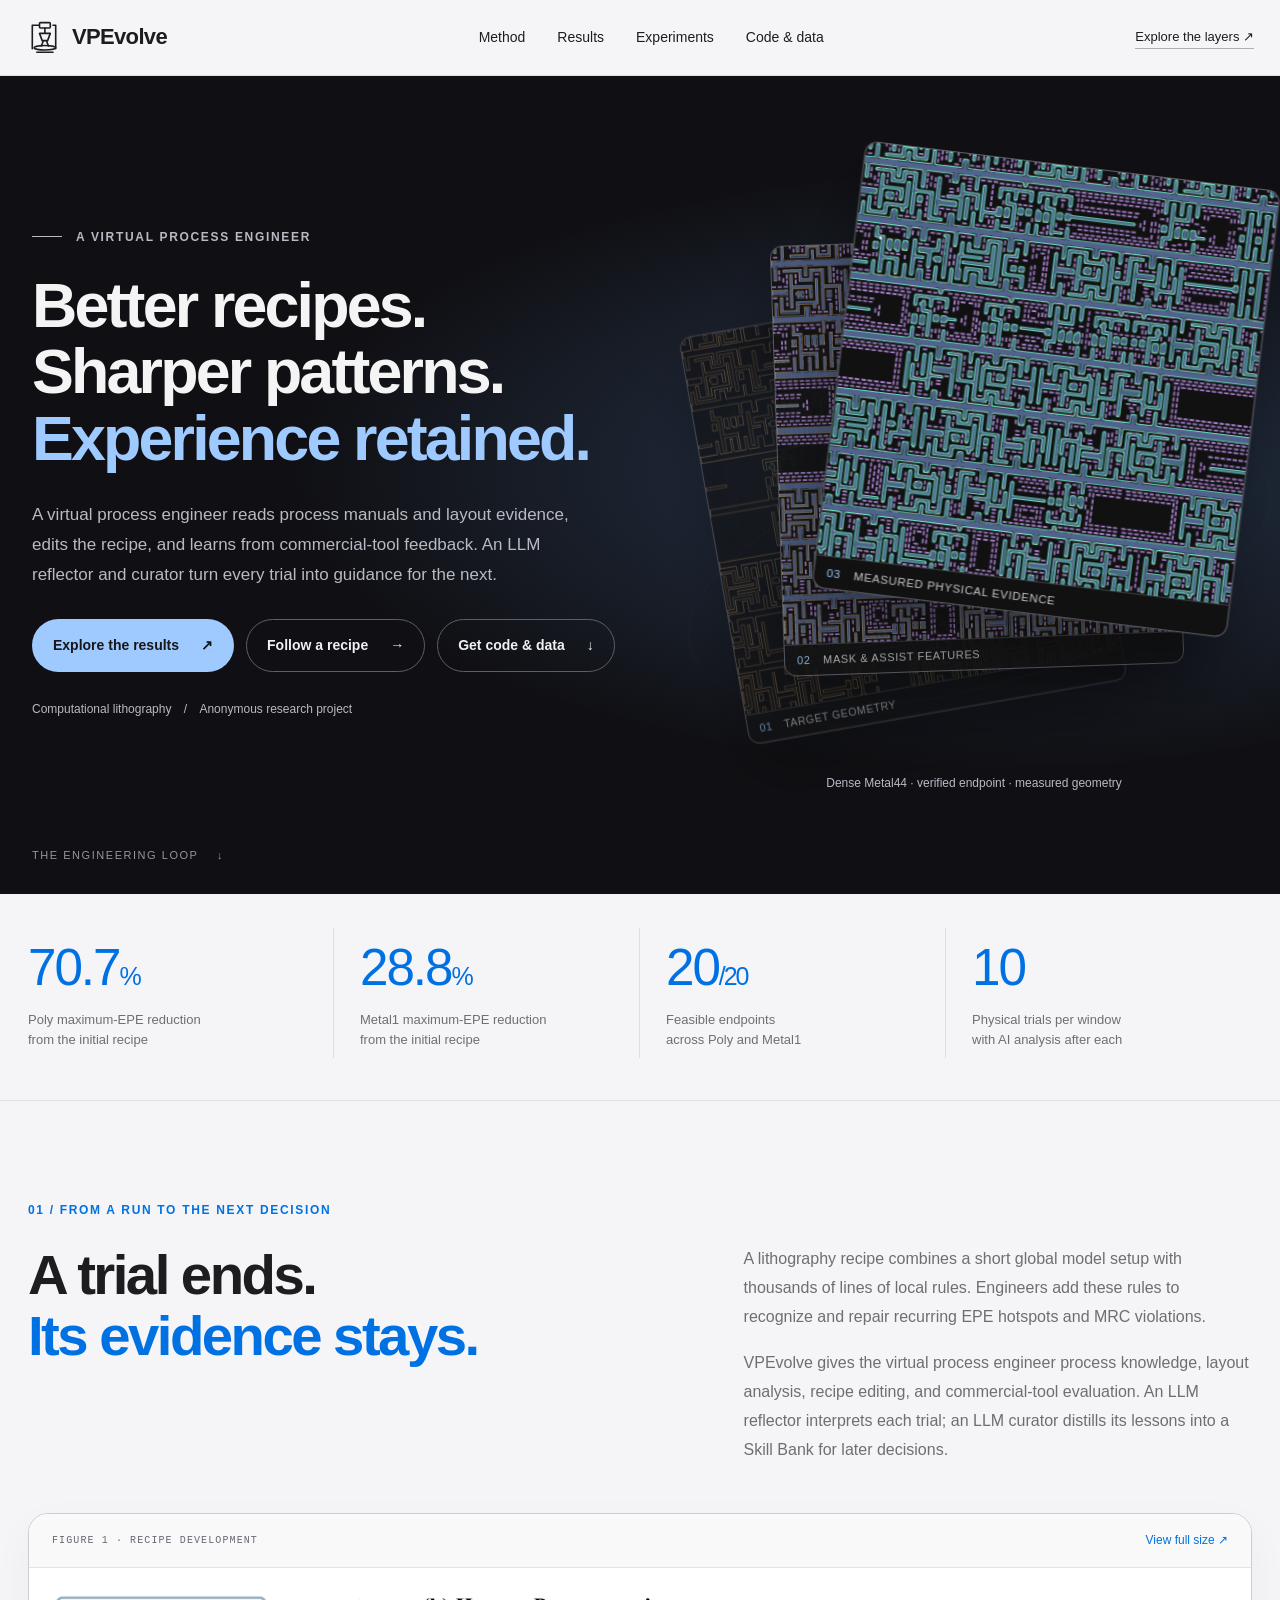
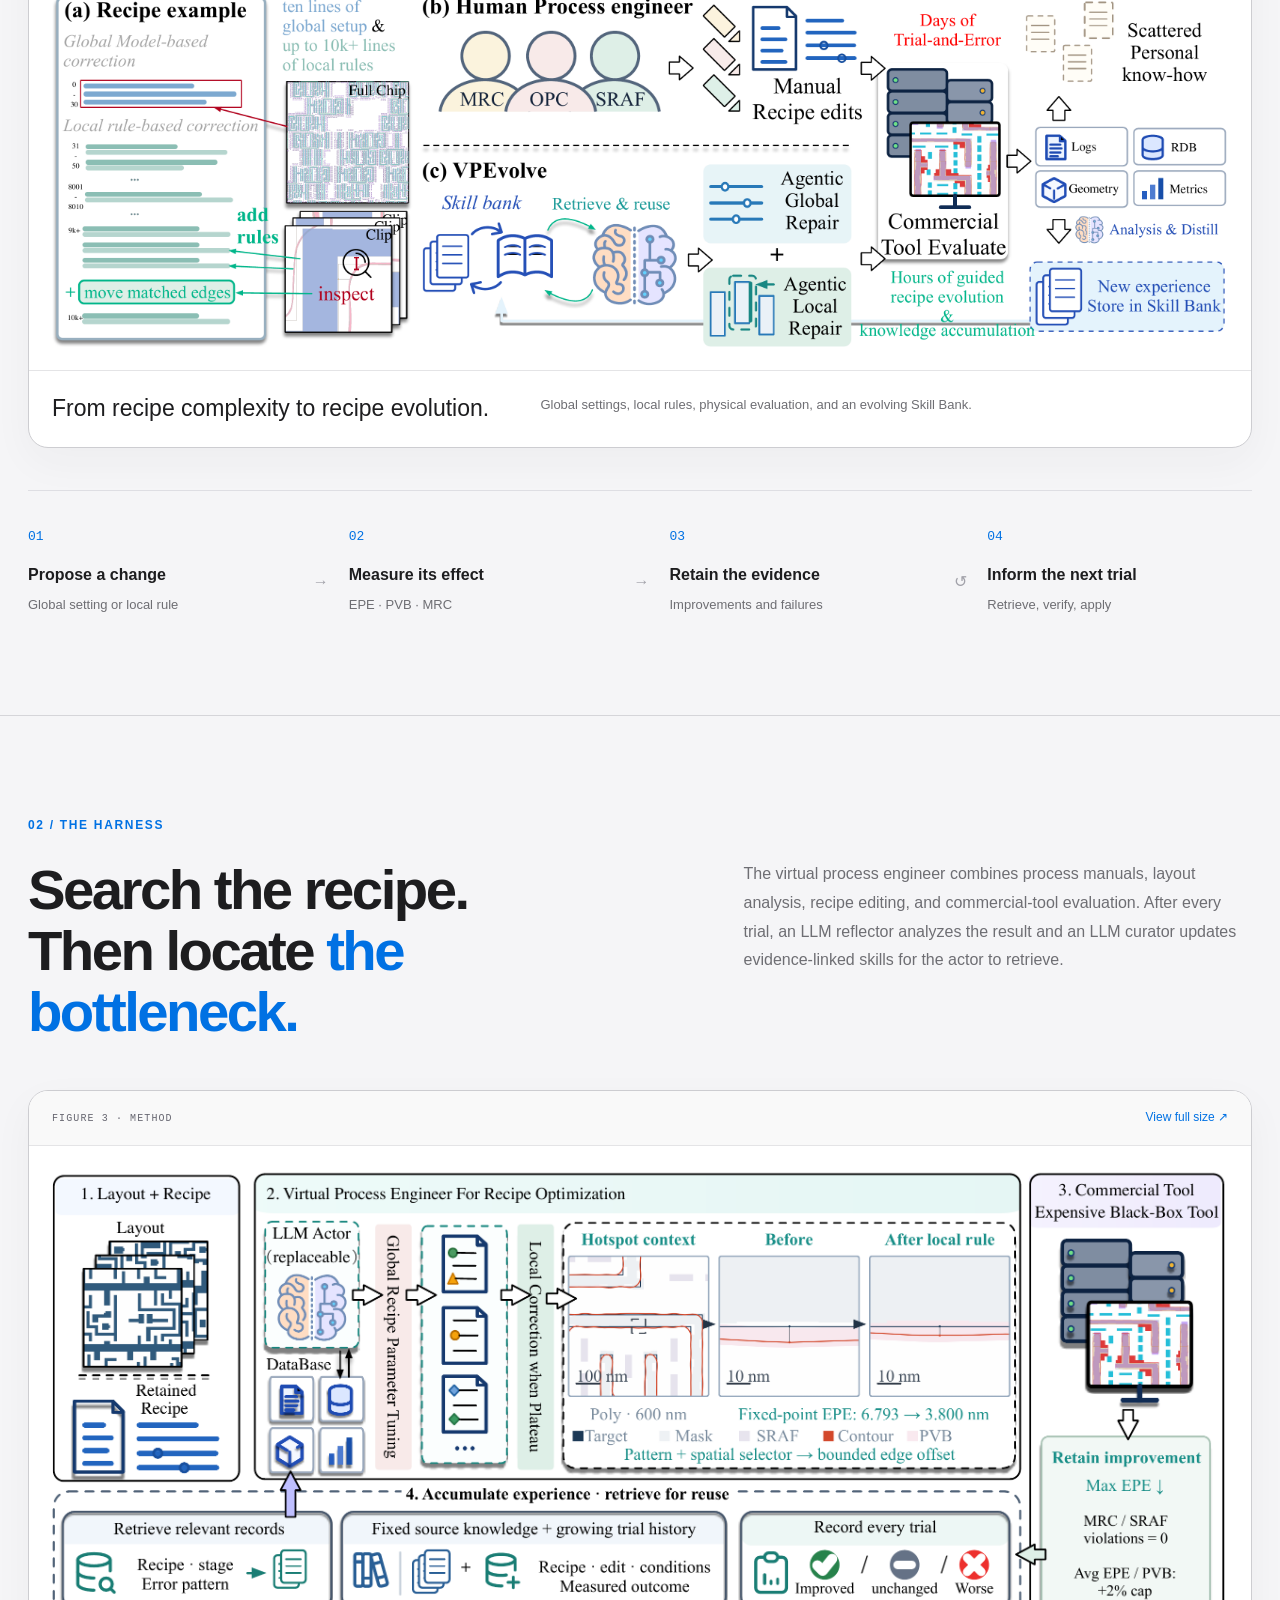
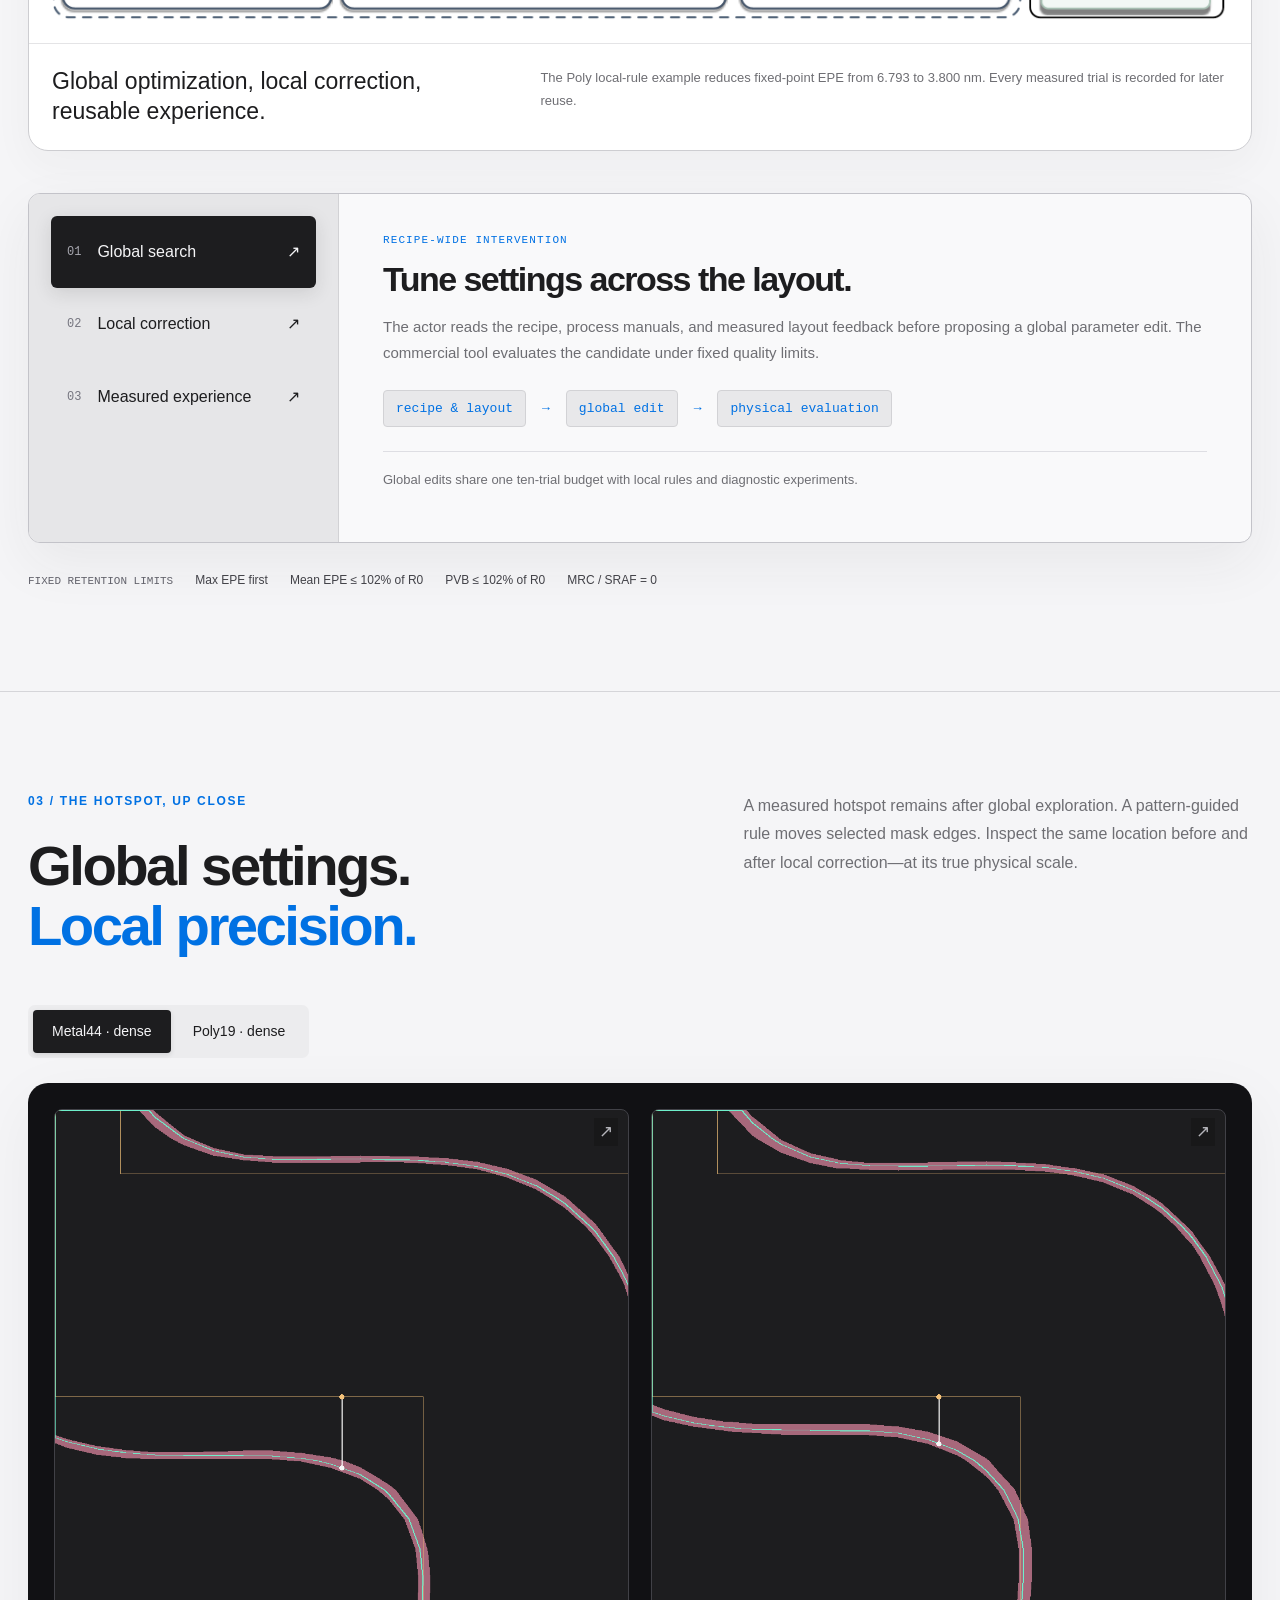
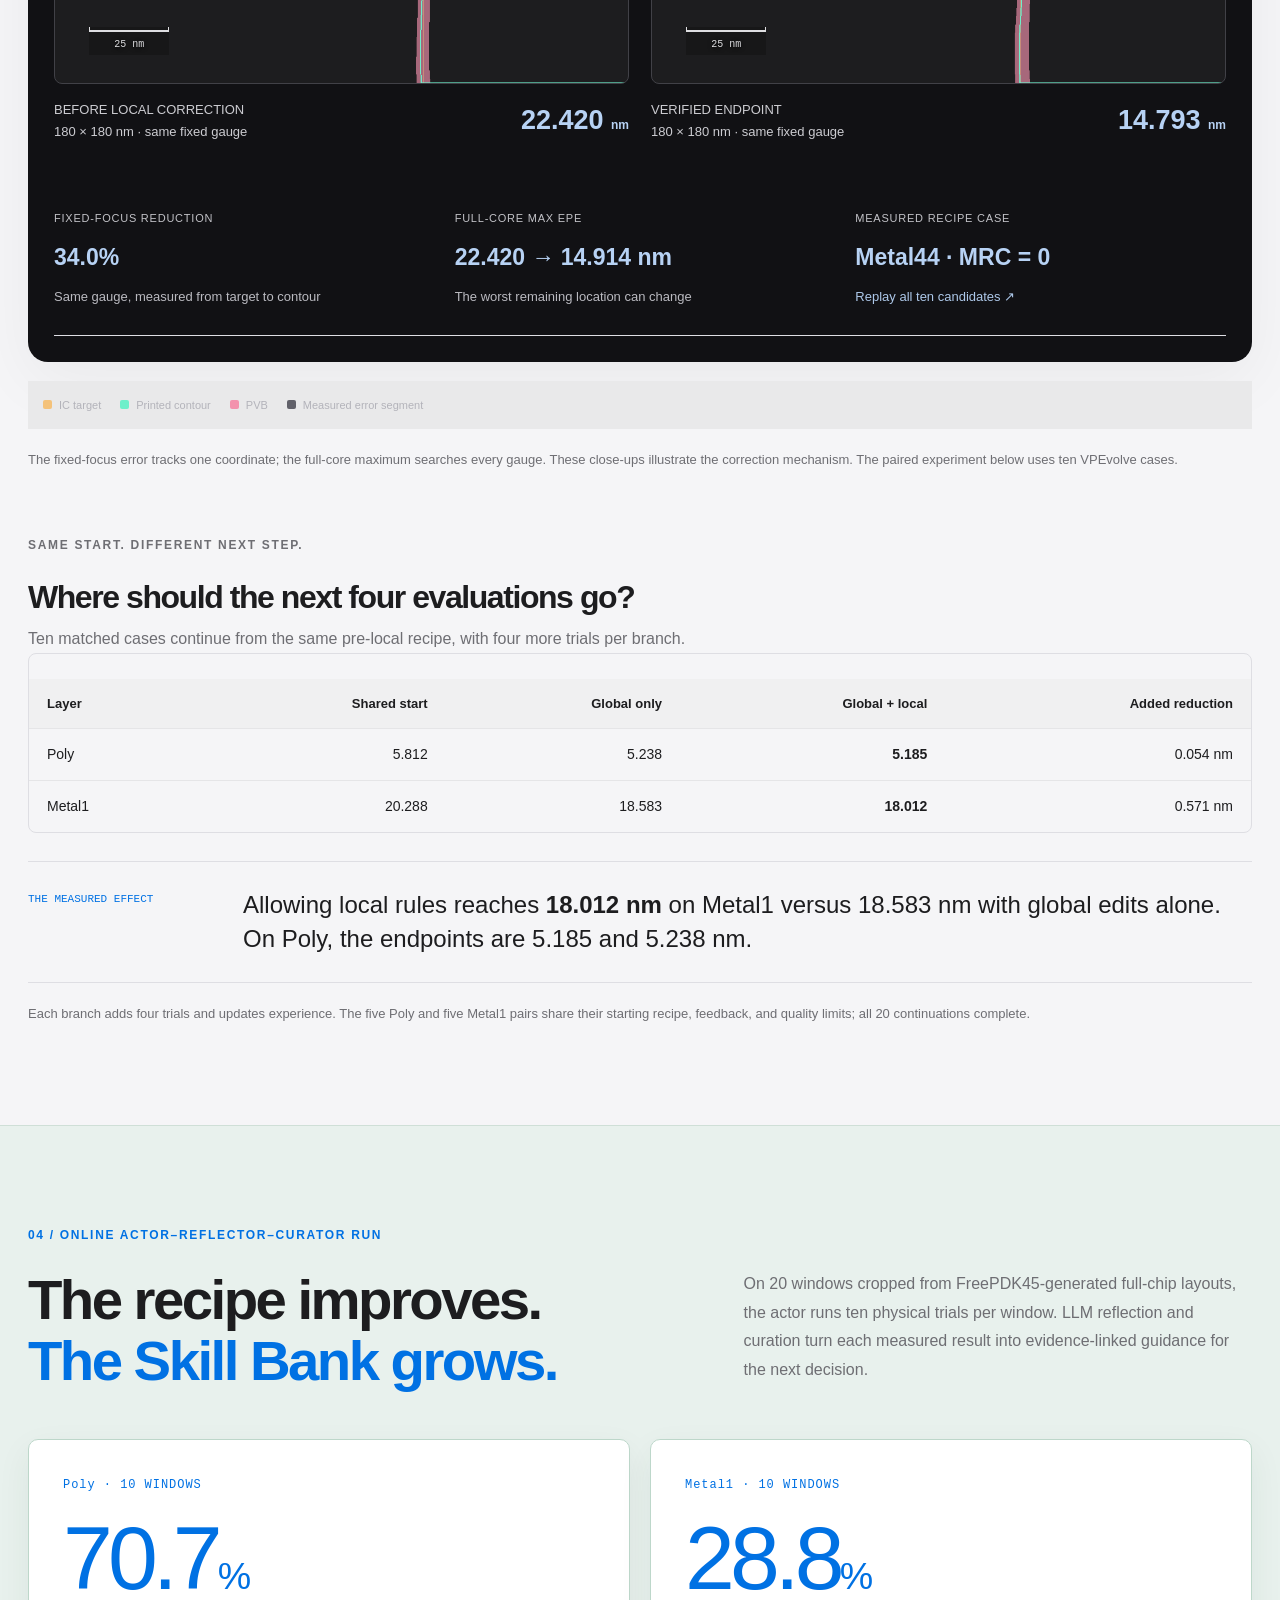
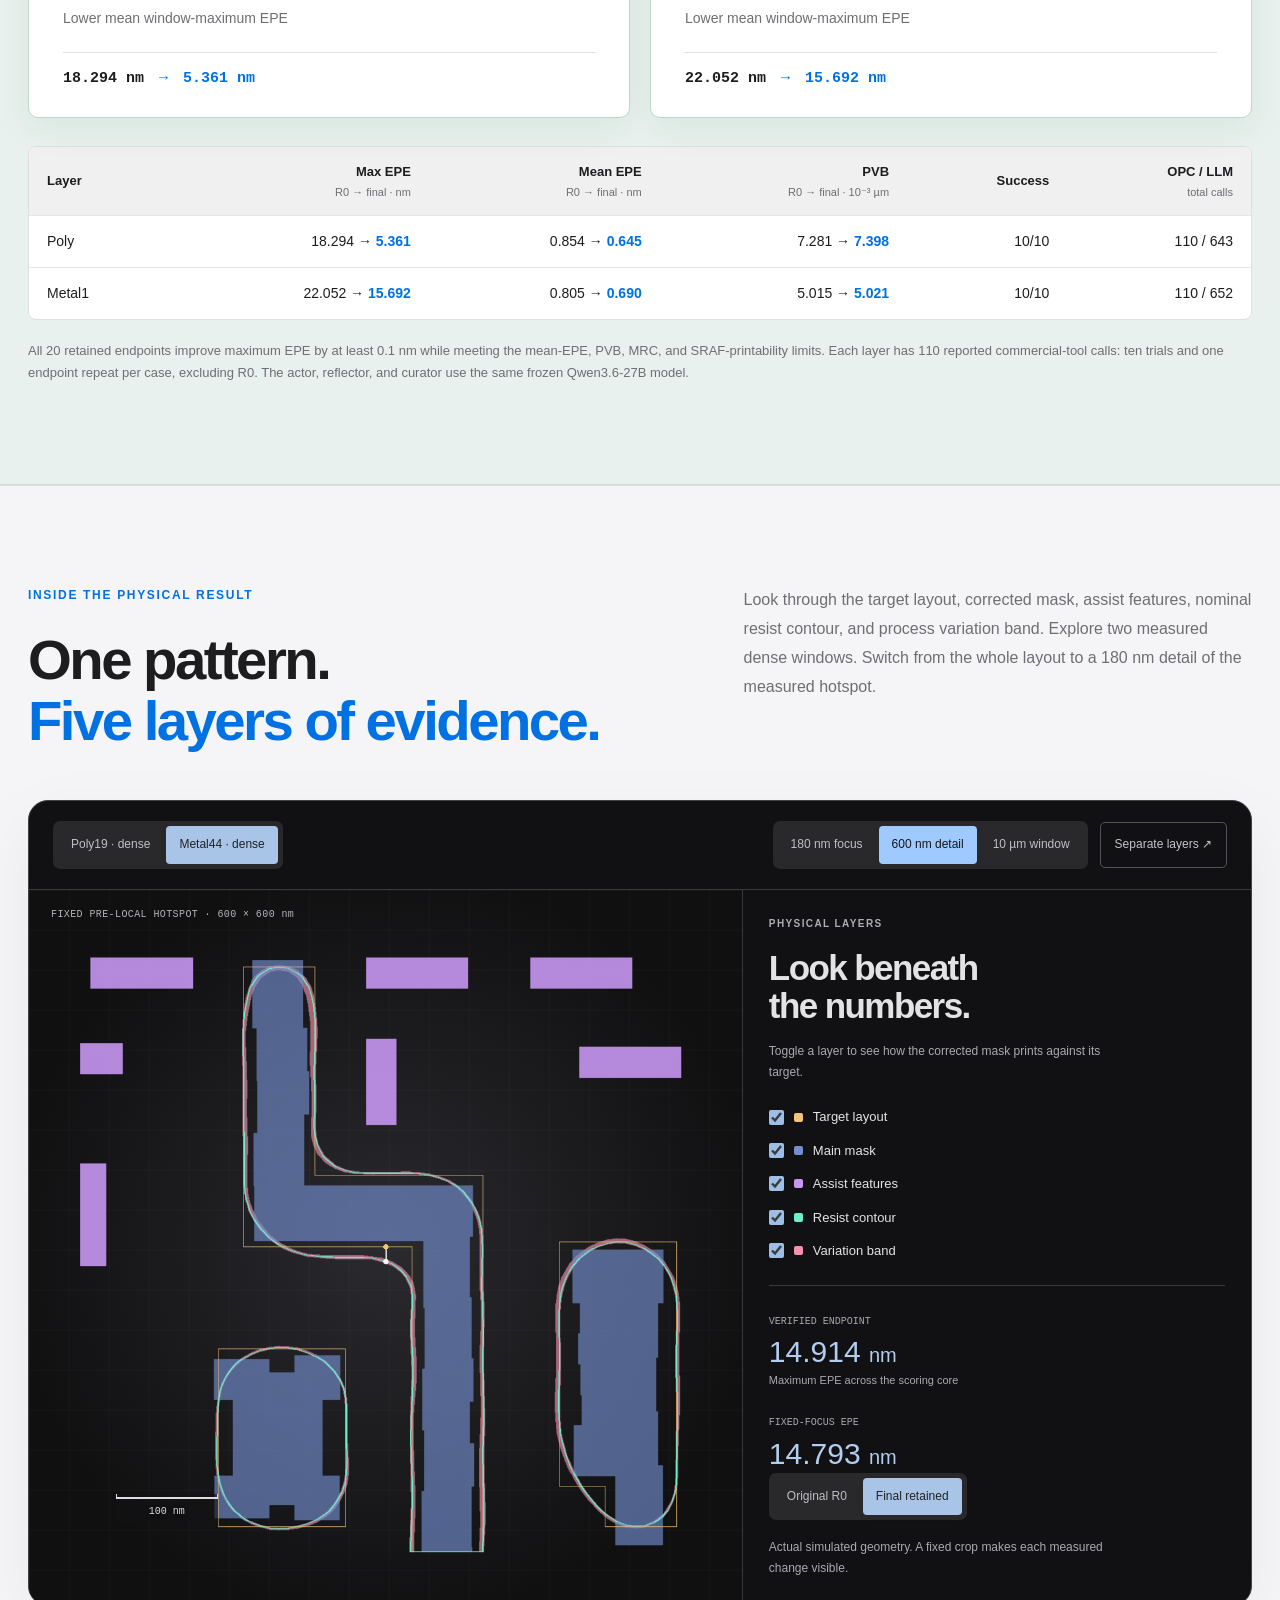
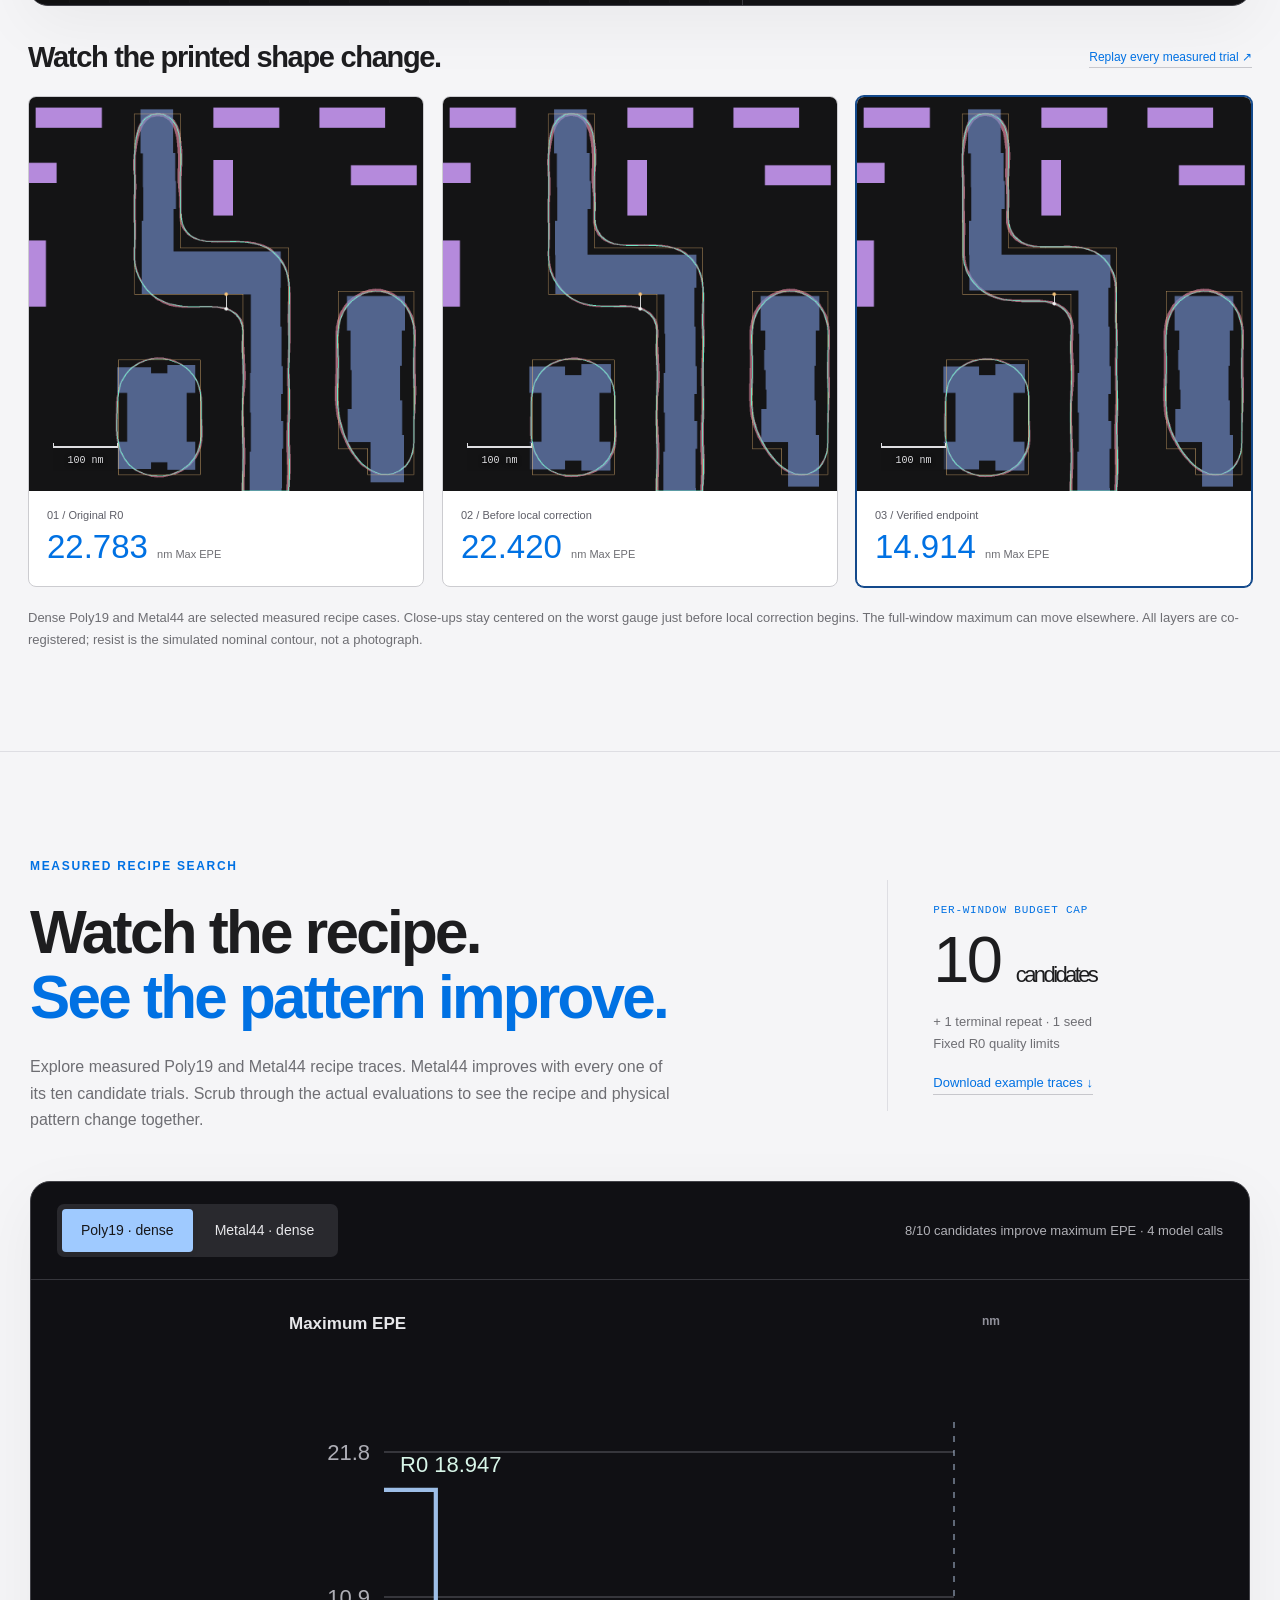
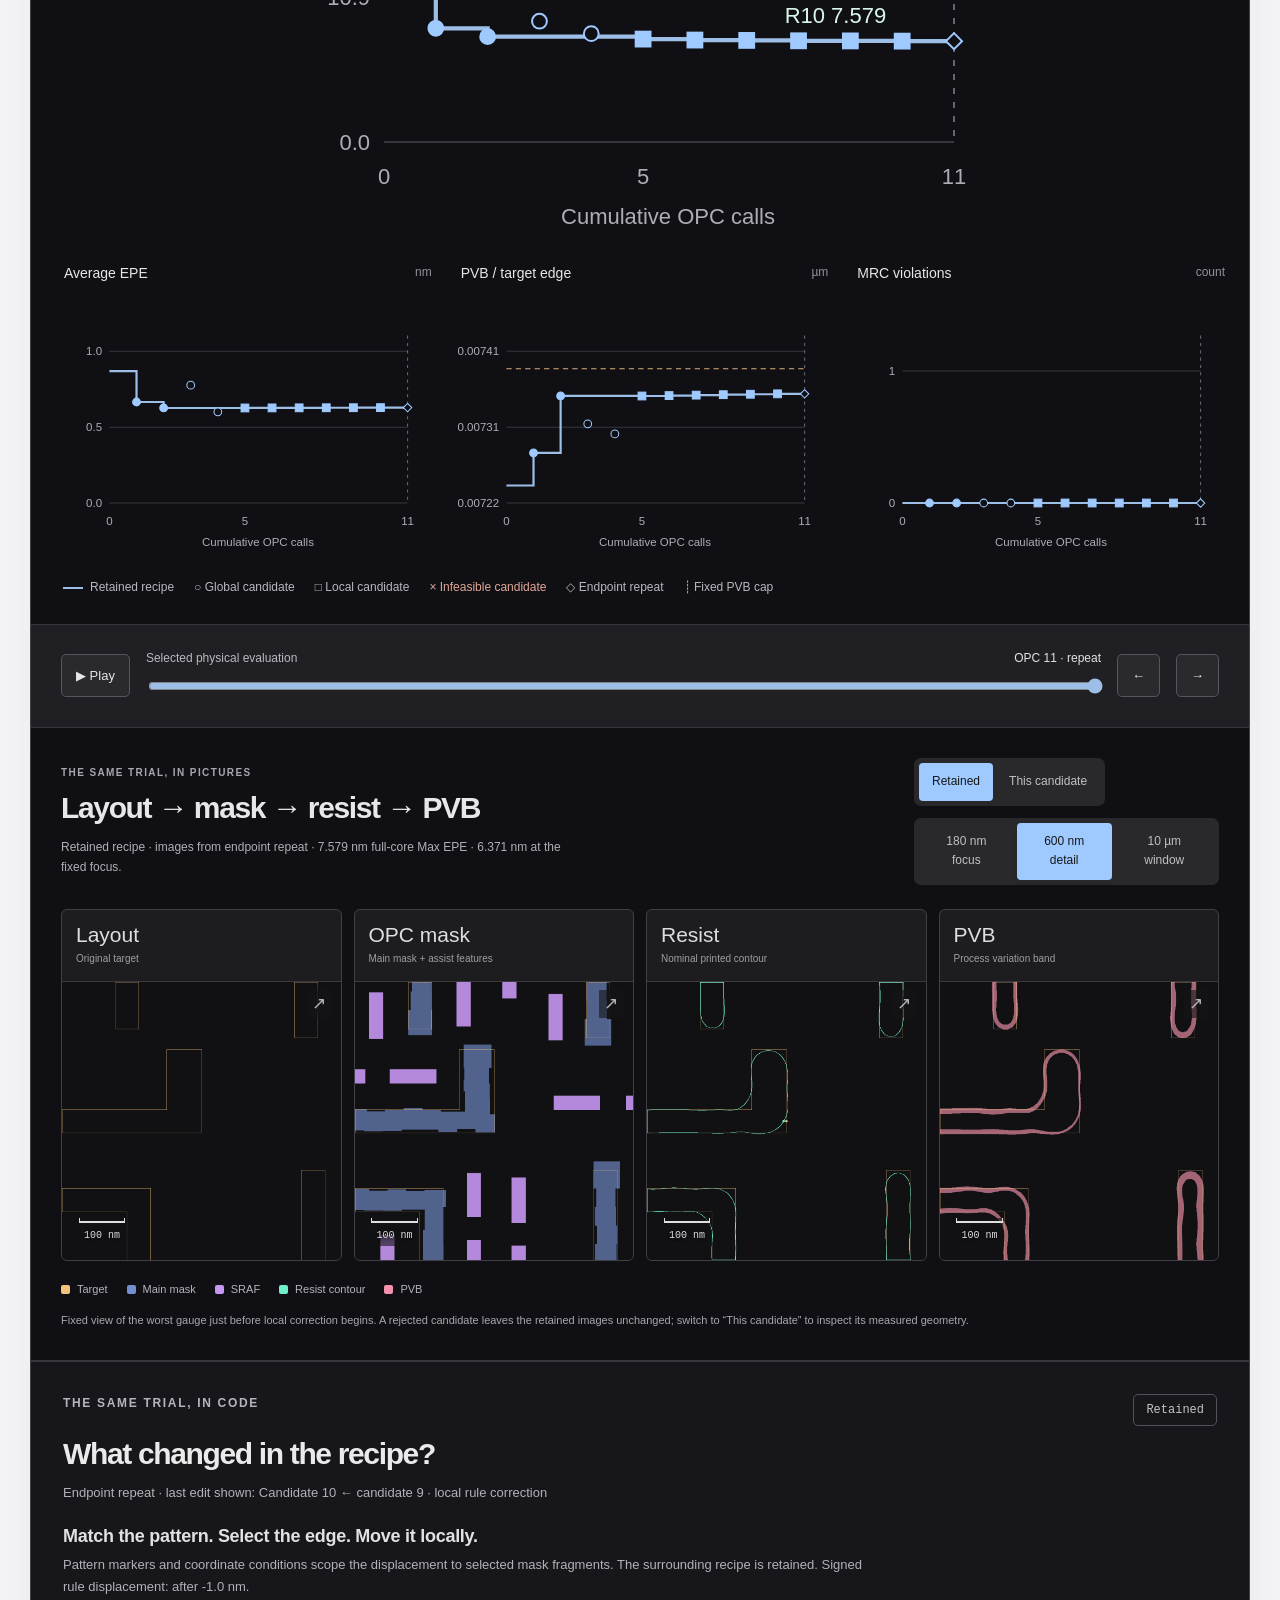
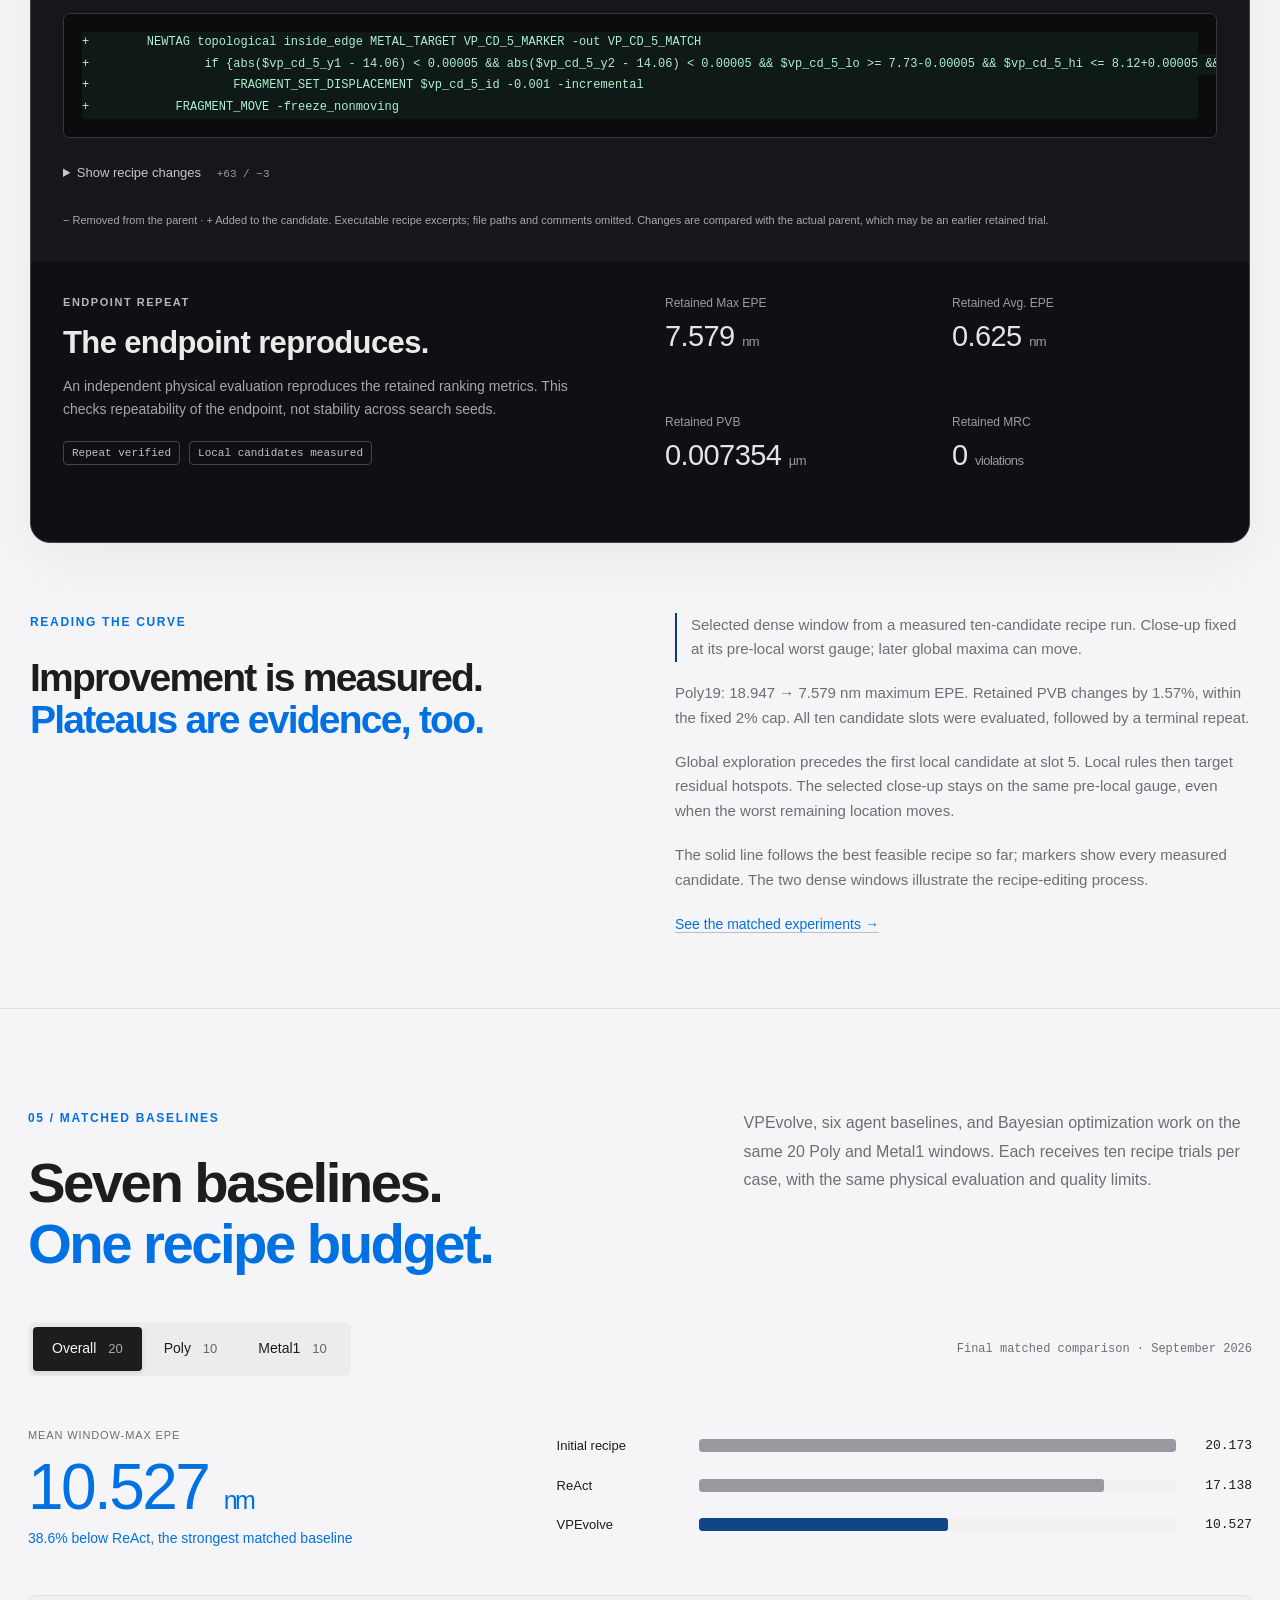
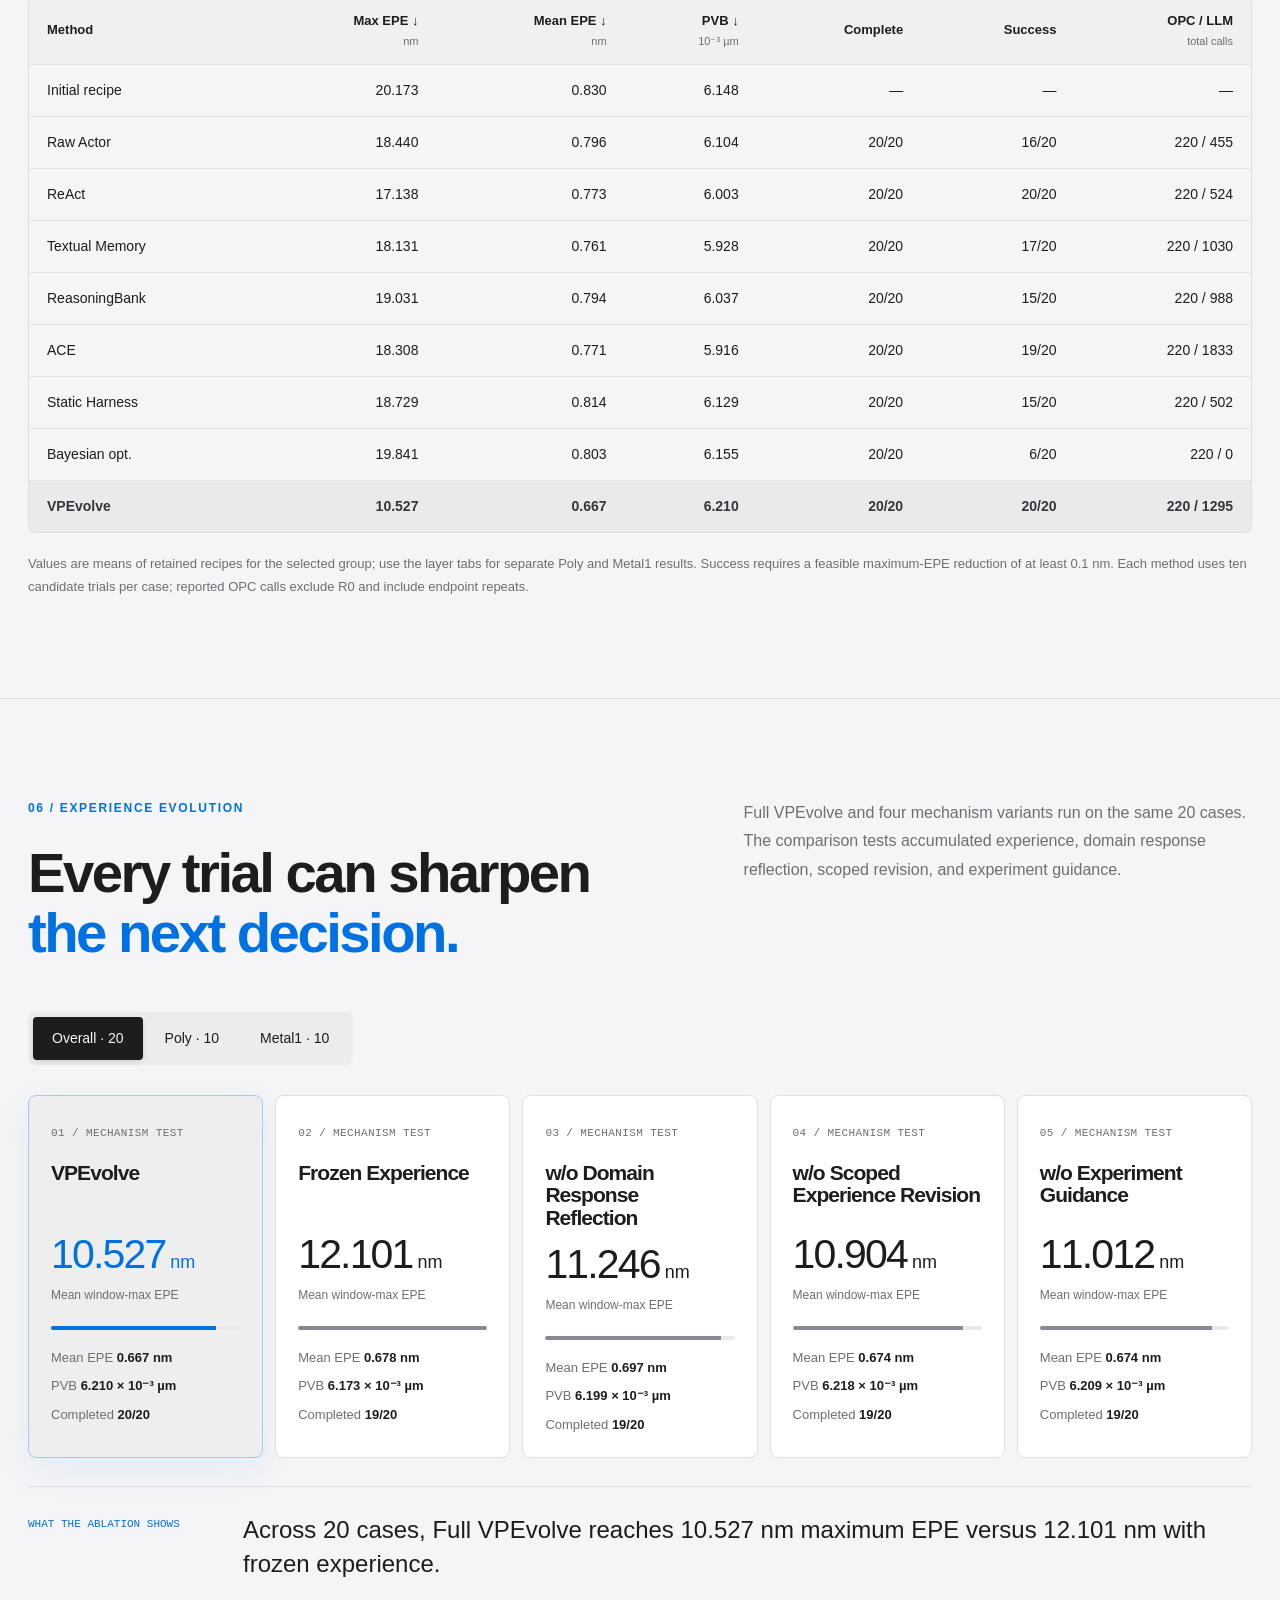
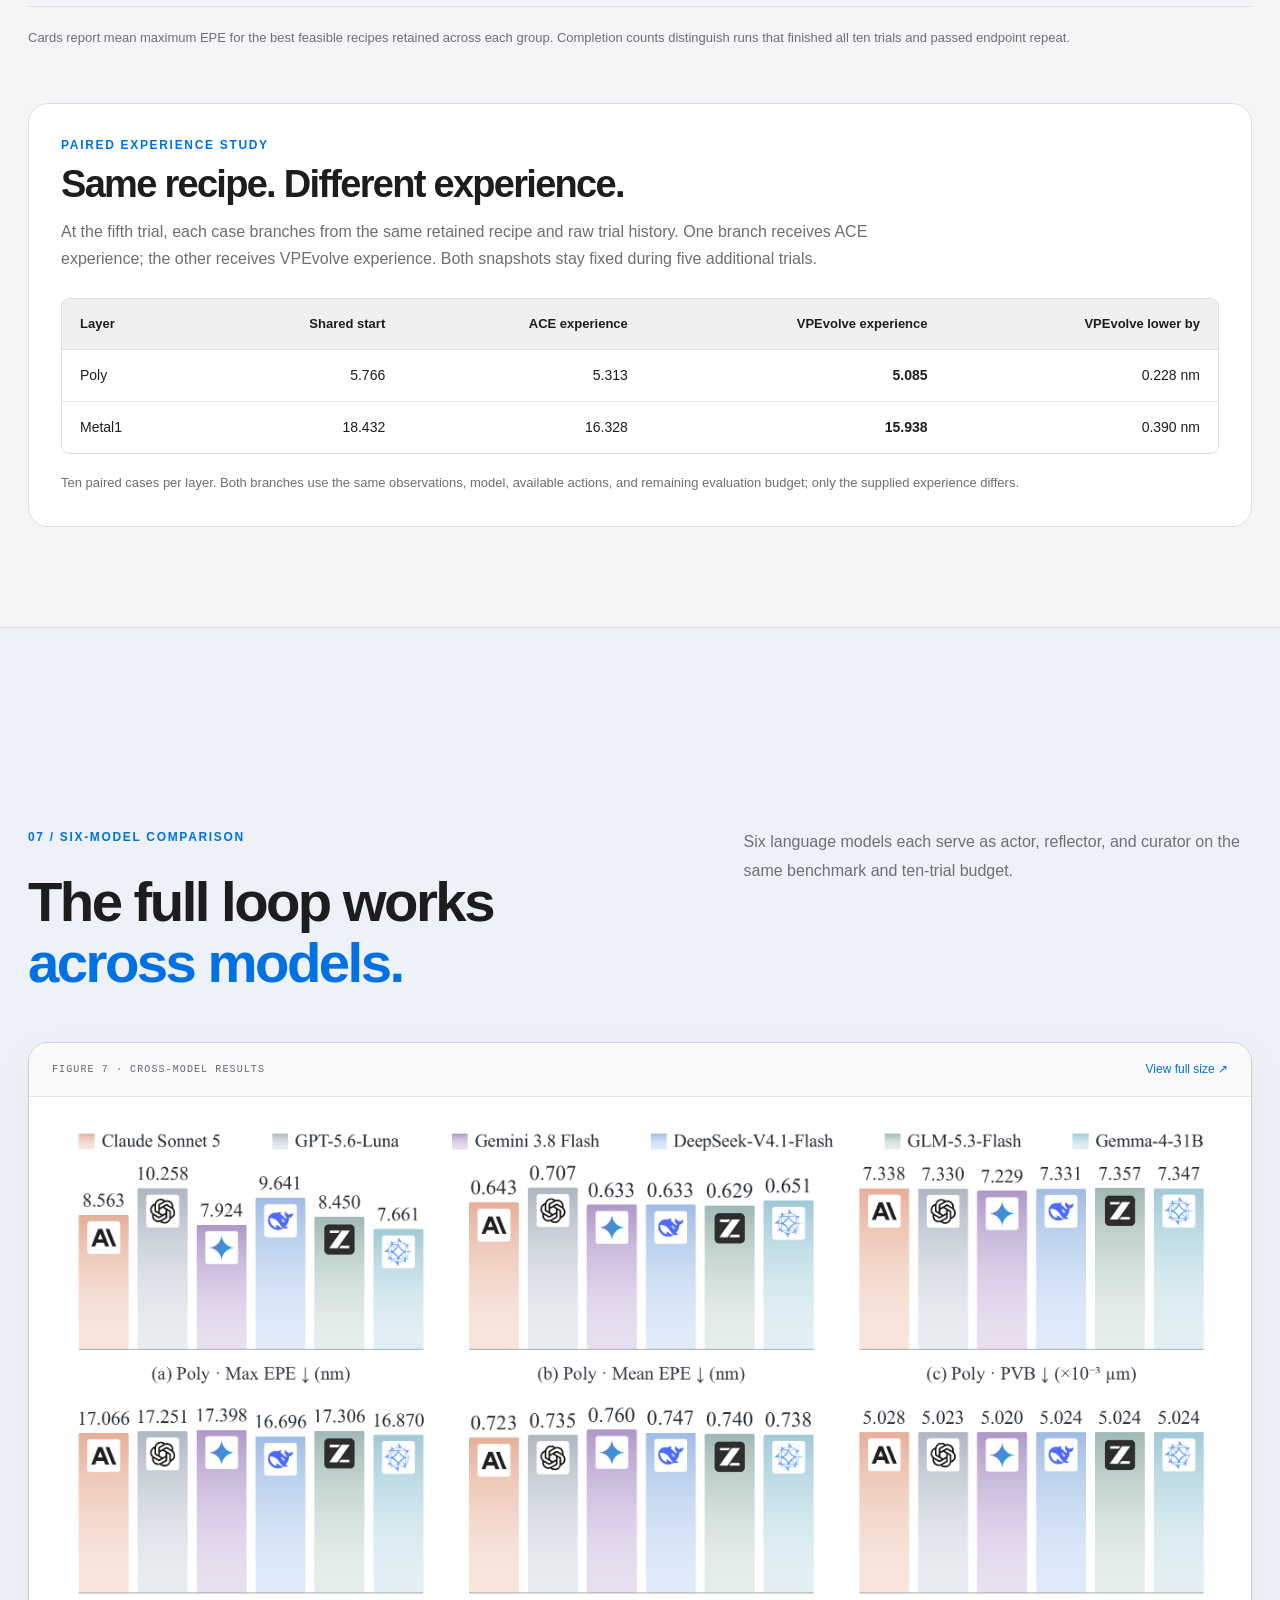
<file: evolution/index.html>
<!doctype html><html lang="en"><meta charset="utf-8"><meta name="viewport" content="width=device-width,initial-scale=1"><title>Recipe evolution · VPEvolve</title><script>location.replace('../'+location.search+'#evolution');</script><p><a href="../#evolution">View recipe evolution on the project homepage →</a></p></html>
</file>
<file: styles.css>
:root{--ink:#15343c;--muted:#526d73;--paper:#f4f9f7;--line:#d1e0dc;--green:#087a68;--mint:#9de7cf;--night:#081c23;--serif:Palatino,'Palatino Linotype','Book Antiqua',Georgia,serif;--sans:Arial,Helvetica,sans-serif}*{box-sizing:border-box}html{scroll-behavior:smooth;scroll-padding-top:84px}body{margin:0;background:var(--paper);color:var(--ink);font-family:var(--sans);font-size:16px;line-height:1.65;-webkit-font-smoothing:antialiased}h1,h2,h3,p,figure{margin:0}h1,h2,h3{font-family:var(--serif);font-weight:400;line-height:1.08;letter-spacing:-.035em}h2{font-size:clamp(36px,4.4vw,61px)}h3{font-size:30px}h2 em,h1 em{font-weight:400;color:var(--green)}a{color:inherit;text-decoration:none}button{font:inherit;color:inherit;cursor:pointer}button,a{-webkit-tap-highlight-color:transparent}button:focus-visible,a:focus-visible,summary:focus-visible,input:focus-visible{outline:3px solid #2684c0;outline-offset:5px}img{max-width:100%;display:block}small{font-size:13px}button{border:0}::selection{background:#b0e6d6;color:#102b31}.skip-link{position:fixed;top:-70px;left:20px;z-index:100;background:white;padding:12px}.skip-link:focus{top:10px}.site-header{height:76px;position:sticky;top:0;z-index:30;display:flex;justify-content:space-between;align-items:center;gap:30px;padding:0 max(26px,calc((100vw - 1300px)/2));background:rgba(244,249,247,.93);border-bottom:1px solid var(--line);backdrop-filter:blur(18px)}.wordmark{display:flex;align-items:center;gap:10px;font-family:var(--serif);font-weight:bold;font-size:22px;white-space:nowrap}.wordmark>span{width:33px;height:33px;display:grid;place-items:center;background:var(--green);border-radius:50%;color:white;font:700 11px var(--sans)}nav{display:flex;gap:32px;font-size:14px}nav a:hover,.header-link:hover{color:var(--green)}.header-link{font-size:13px;border-bottom:1px solid #a8bdb5}.hero{position:relative;overflow:hidden;display:grid;grid-template-columns:1.15fr 1fr;align-items:center;gap:38px;min-height:750px;padding:78px max(32px,calc((100vw - 1300px)/2)) 100px;color:#f0f8f5;background:radial-gradient(ellipse at 78% 48%,#17454b 0,transparent 47%),var(--night)}.hero-grid{position:absolute;inset:0;opacity:.18;background-image:linear-gradient(#59888033 1px,transparent 1px),linear-gradient(90deg,#59888033 1px,transparent 1px);background-size:76px 76px;mask-image:linear-gradient(90deg,transparent,#000)}.hero-copy{position:relative;z-index:3}.eyebrow{font-size:12px;font-weight:700;letter-spacing:.14em;line-height:1.5;color:var(--green);margin-bottom:26px}.hero .eyebrow{color:#a4dbce;display:flex;align-items:center;gap:14px}.small-line{display:inline-block;width:30px;height:1px;background:currentColor}h1{font-size:clamp(45px,4.9vw,75px);line-height:1.065;letter-spacing:-.045em}h1 em{color:var(--mint)}.deck{max-width:555px;margin:28px 0 30px;color:#b1c9ca;font-size:17px;line-height:1.75}.actions{display:flex;gap:12px;flex-wrap:wrap}.button{display:inline-flex;justify-content:space-between;align-items:center;gap:22px;padding:14px 20px;border-radius:5px;font-size:14px;font-weight:600;border:1px solid transparent;transition:transform .2s,background .2s}.button:hover{transform:translateY(-3px)}.primary{background:var(--mint);color:#0d3539}.ghost{border-color:#547171;color:#ebf9f4}.hero-meta{margin-top:28px;font-size:12px;color:#8cacad}.hero-meta span{padding:0 9px}.hero-stack-wrap{position:relative;z-index:2;min-width:0}.hero-stack{--rx:0deg;--ry:0deg;position:relative;height:530px;perspective:1400px;transform:rotateX(var(--rx)) rotateY(var(--ry));transform-style:preserve-3d;transition:transform .18s ease-out}.stack-halo{position:absolute;inset:16% 0 0;background:radial-gradient(ellipse,#85ffdd38,transparent 65%);filter:blur(25px)}.stack-card{position:absolute;width:73%;overflow:hidden;border:1px solid #537e7b;border-radius:12px;background:#07151c;box-shadow:0 32px 65px #0006;transform-style:preserve-3d}.stack-card img{width:100%;aspect-ratio:1;object-fit:cover}.stack-card figcaption{padding:9px 12px;border-top:1px solid #35504d;color:#c0dcd5;font:11px var(--sans);letter-spacing:.055em;text-transform:uppercase;white-space:nowrap}.stack-card figcaption span{color:var(--mint);padding-right:9px}.stack-target{top:27%;left:0;transform:rotateZ(-10deg) translateZ(-60px);opacity:.65}.stack-sraf{top:16%;left:14%;transform:rotateZ(-2deg);opacity:.85}.stack-print{top:4%;left:26%;transform:rotateZ(7deg) translateZ(60px)}.stack-orbit{position:absolute;width:110%;height:45%;left:-4%;bottom:0;border:1px solid #73b4a54d;border-radius:50%;transform:rotate(-16deg);pointer-events:none}.stack-coordinate{position:absolute;right:6px;bottom:10px;font:11px monospace;color:#8bc2b4}.stack-footnote{margin-top:5px;text-align:center;font-size:12px;color:#91b4b4}.hero-scroll{position:absolute;bottom:30px;left:max(32px,calc((100vw - 1300px)/2));font-size:11px;letter-spacing:.14em;color:#8aa9a8}.hero-scroll span{display:inline-block;margin-left:14px;animation:drift 2s ease-in-out infinite}@keyframes drift{50%{transform:translateY(5px)}}.signal-strip{display:grid;grid-template-columns:repeat(4,1fr);max-width:1350px;margin:auto;padding:34px 28px 42px;border-bottom:1px solid var(--line)}.signal-strip>div{padding:8px 26px;border-right:1px solid var(--line)}.signal-strip>div:first-child{padding-left:0}.signal-strip>div:last-child{border:0}.signal-strip strong{font:400 clamp(38px,4vw,58px)/1.25 var(--serif);letter-spacing:-.04em;color:var(--green)}.signal-strip strong span{font-size:25px}.signal-strip p{margin-top:10px;font-size:13px;line-height:1.55;color:var(--muted)}.wide{max-width:1300px;margin:auto;padding:100px 28px}.split-heading{display:grid;grid-template-columns:1.25fr 1fr;gap:80px;align-items:start;margin-bottom:48px}.split-heading>p,.split-heading>div>p:not(.eyebrow){color:var(--muted);line-height:1.8}.split-heading p+p{margin-top:18px}.loop-strip{display:grid;grid-template-columns:1fr auto 1fr auto 1fr auto 1fr;gap:20px;border-top:1px solid var(--line);padding-top:38px}.loop-strip div{display:flex;flex-direction:column}.loop-strip small{font:13px monospace;color:var(--green);margin-bottom:18px}.loop-strip b{font-size:16px;font-weight:600}.loop-strip span{font-size:13px;color:var(--muted);margin-top:5px}.loop-strip i{font-style:normal;color:#97b5ab;margin-top:40px}.method-section{background:#e8f1ed;border-block:1px solid #cfdfd7}.method-stage{display:grid;grid-template-columns:310px 1fr;border:1px solid #bdcfc6;border-radius:12px;overflow:hidden;background:#f7fcf9;box-shadow:0 20px 55px #183b3010}.stage-rail{padding:22px;border-right:1px solid #cbdcd3;background:#e0eee6}.stage-rail button{display:flex;align-items:center;gap:16px;width:100%;padding:23px 16px;background:transparent;border-radius:6px;text-align:left}.stage-rail small{font:12px monospace;color:#688c7e}.stage-rail button span{font-size:16px}.stage-rail b{margin-left:auto;font-weight:400}.stage-rail button.active{background:#123e39;color:#dbf6e7;box-shadow:0 5px 18px #163d3120}.stage-rail button.active small{color:#90c8ad}.stage-content{padding:40px 44px;min-height:348px}.stage-tag{font:11px monospace;color:var(--green);letter-spacing:.1em}.stage-content h3{margin:15px 0 16px;font-size:34px}.stage-content>p{font-size:15px;color:var(--muted);line-height:1.75}.stage-code{display:flex;gap:16px;flex-wrap:wrap;align-items:center;margin:24px 0;color:var(--green);font:13px monospace}.stage-code span{background:#e4eee8;border:1px solid #cbdcd3;padding:10px 12px;border-radius:4px}.stage-content .stage-note{font-size:13px;border-top:1px solid var(--line);padding-top:17px}.guard-strip{display:flex;gap:22px;flex-wrap:wrap;margin-top:28px;align-items:center}.guard-strip span{font:11px monospace;color:#567769}.guard-strip b{font-size:12px;font-weight:500;color:#315947}.local-showcase{display:grid;grid-template-columns:280px 1fr;align-items:center;gap:35px;background:var(--night);color:#d9eae4;border-radius:12px;padding:36px;overflow:hidden}.local-metric>span{font-size:11px;letter-spacing:.1em;color:#9dbdb2}.local-metric>p:first-of-type{display:flex;gap:22px;align-items:center;margin-top:14px;color:#9bbcb3;font:30px var(--serif)}.local-metric s{text-decoration-thickness:1px}.local-metric>strong{display:block;font:68px/1.1 var(--serif);letter-spacing:-.04em;color:var(--mint);margin:8px 0 20px}.local-metric>strong small{font:20px var(--serif);padding-left:6px}.local-description{color:#a3beb6;font-size:14px}.local-metric>a{font-size:12px;display:block;margin-top:25px;border-bottom:1px solid #50756a;width:fit-content;padding-bottom:4px}.local-figure{background:white;border-radius:6px;padding:16px;min-width:0}.local-figure img{width:100%}.local-figure figcaption{font:12px/1.5 var(--sans);color:#527568;margin-top:12px}.local-details{display:grid;grid-template-columns:repeat(3,1fr);gap:30px;padding:27px 0;border-bottom:1px solid var(--line)}.local-details span{font-size:11px;letter-spacing:.07em;color:var(--muted)}.local-details b{display:block;font-size:21px;margin:9px 0}.local-details p{color:var(--muted);font-size:13px}.scope-note{margin-top:20px;font-size:13px;line-height:1.7;color:var(--muted)}.results-section{background:#fff;border-block:1px solid var(--line)}.results-toolbar{display:flex;justify-content:space-between;align-items:center;gap:20px;flex-wrap:wrap}.segmented{display:inline-flex;gap:3px;padding:5px;background:#e9f1ed;border-radius:7px;max-width:100%}.segmented button{padding:10px 19px;border-radius:4px;background:transparent;font-size:14px}.segmented button.active{background:var(--ink);color:white;box-shadow:0 2px 5px #173c3920}.segmented small{margin-left:8px;opacity:.65}.data-date{color:var(--muted);font:12px monospace}.results-spotlight{display:grid;grid-template-columns:.8fr 1.2fr;gap:65px;padding:45px 0}.results-spotlight>div>span{font-size:11px;letter-spacing:.08em;color:var(--muted)}.results-spotlight strong{display:block;font:64px/1.25 var(--serif);color:var(--green);letter-spacing:-.04em}.results-spotlight strong small{font-size:25px}.results-spotlight p{font-size:14px;color:var(--green)}.comparison-bars{display:grid;gap:18px;align-content:center}.bar-row{display:grid;grid-template-columns:128px 1fr 62px;gap:14px;align-items:center;font-size:13px}.bar-row>div{height:13px;background:#eff4f2;border-radius:3px;overflow:hidden}.bar-row i{display:block;height:100%;background:#91a8a9;border-radius:3px;transition:width .5s}.bar-row.ours i{background:#118674}.bar-row b{font:13px monospace;text-align:right}.table-scroll{max-width:100%;overflow-x:auto;border:1px solid var(--line);border-radius:8px}.main-table{border-collapse:collapse;width:100%;min-width:800px;font-size:14px;white-space:nowrap}.main-table caption{position:absolute;clip-path:inset(50%);width:1px;height:1px;overflow:hidden}.main-table th,.main-table td{padding:14px 18px;text-align:right;border-bottom:1px solid #e1ebe6}.main-table th:first-child{text-align:left}.main-table thead{background:#edf4f0}.main-table thead th{font-size:13px;font-weight:600}.main-table th small{display:block;color:var(--muted);font-size:11px;font-weight:400}.main-table tbody th{font-weight:400}.main-table tr.ours{background:#e3f3ea;color:#096657;font-weight:700}.main-table tr.ours th{font-weight:700}.main-table tbody tr:last-child>*{border-bottom:0}.main-table td{font-variant-numeric:tabular-nums}.accounting{margin-top:22px;padding-top:18px;border-top:1px solid var(--line);font-size:14px}.accounting summary{cursor:pointer;color:var(--green)}.accounting p{color:var(--muted);max-width:1000px;font-size:13px;margin-top:14px}.ablation-grid{display:grid;grid-template-columns:repeat(3,1fr);gap:18px;margin-top:30px}.ablation-card{padding:28px;border:1px solid var(--line);background:#fff;border-radius:8px}.ablation-card>span{font:11px/1.5 monospace;letter-spacing:.035em;color:var(--muted)}.ablation-card h3{font-size:25px;margin-top:17px;min-height:54px}.ablation-card strong{display:block;font:50px/1.2 var(--serif);letter-spacing:-.045em;margin-top:10px}.ablation-card strong small{font-size:18px;letter-spacing:0}.ablation-card>p{font-size:12px;color:var(--muted);margin:7px 0 20px}.ablation-bar{height:4px;background:#e6eee9;border-radius:3px;overflow:hidden}.ablation-bar i{height:100%;display:block;background:#819997;transition:width .5s}.ablation-card.ours{border-color:#9cccb7;background:#e8f5ee}.ablation-card.ours strong{color:var(--green)}.ablation-card.ours .ablation-bar i{background:var(--green)}.ablation-card dl{font-size:13px;margin:24px 0 0}.ablation-card dl div{display:flex;justify-content:space-between;gap:10px;padding-top:8px}.ablation-card dt{color:var(--muted)}.ablation-card dd{margin:0;font-variant-numeric:tabular-nums}.experience-takeaway{margin-top:28px;display:grid;grid-template-columns:185px 1fr;gap:30px;border-block:1px solid var(--line);padding:26px 0}.experience-takeaway>span{font:11px monospace;color:var(--green);padding-top:5px}.experience-takeaway p{font:24px/1.4 var(--serif)}.evolution-teaser{background:var(--night);color:#e2f3ed;overflow:hidden}.evolution-teaser .wide{display:grid;grid-template-columns:1fr 1fr;gap:80px;align-items:center}.evolution-teaser .eyebrow{color:#8ec2b2}.evolution-teaser h2 em{color:var(--mint)}.evolution-teaser p{margin:25px 0;color:#abc4c2;font-size:15px}.trajectory-preview{display:block;padding:27px;background:#0d2830;border:1px solid #305259;border-radius:10px;box-shadow:0 25px 60px #0003;transform:perspective(1000px) rotateY(-6deg);transition:transform .4s}.trajectory-preview:hover{transform:perspective(1000px) rotateY(0)}.trajectory-preview>div>span{display:block;font:11px monospace;color:#94bcb1;margin-bottom:8px}.trajectory-preview b{font-family:var(--serif);font-size:30px;font-weight:400}.trajectory-preview svg{width:100%;margin-top:25px;overflow:visible}.trajectory-preview svg .gridline{stroke:#395558;stroke-width:1}.trace-glow{stroke:#66f0c9;stroke-width:8;fill:none;filter:blur(7px);opacity:.4}.trace-line{stroke:#a0edcf;stroke-width:2;fill:none}.trajectory-preview circle{fill:#a0edcf}.trajectory-preview text{fill:#98b9b2;font:12px var(--sans)}.trajectory-preview>p{font-size:12px;margin:8px 0 0}.dataset{display:grid;grid-template-columns:.55fr 1.45fr;gap:75px;align-items:center}.dataset-number{font:clamp(120px,20vw,235px)/1 var(--serif);letter-spacing:-.08em;color:var(--green)}.dataset p:not(.eyebrow){color:var(--muted);margin-top:24px;max-width:750px}.release-tags{display:flex;gap:12px;flex-wrap:wrap;margin-top:24px}.release-tags>*{font-size:12px;padding:8px 13px;border:1px solid #bed7ca;border-radius:4px}.release-tags a{background:#e2f1e8;color:var(--green)}.research-status{padding-top:0}.research-status h3{font-size:28px;padding-top:35px;border-top:1px solid var(--line);margin-bottom:22px}.research-status>div{display:grid;grid-template-columns:1fr 1fr;gap:60px}.research-status p{font-size:14px;color:var(--muted)}.research-status b{display:block;margin-bottom:8px;color:var(--green)}footer{display:flex;align-items:center;justify-content:space-between;gap:25px;padding:30px max(28px,calc((100vw - 1244px)/2));border-top:1px solid var(--line);color:var(--muted);font-size:12px}footer .wordmark{font-size:18px}
@media(min-width:1500px){.hero-stack{height:570px}}@media(max-width:1000px){.header-link{display:none}.hero{gap:20px;padding-left:28px;padding-right:28px;min-height:650px}h1{font-size:52px}.hero-stack{height:400px}.split-heading{gap:35px}.method-stage{grid-template-columns:260px 1fr}.stage-content{padding:32px}.local-showcase{grid-template-columns:220px 1fr;padding:26px}.local-metric>strong{font-size:54px}.local-figure{padding:9px}.evolution-teaser .wide{gap:35px}.bar-row{grid-template-columns:108px 1fr 55px;gap:10px}}
@media(max-width:760px){.site-header{height:66px;padding-inline:20px;gap:15px}.wordmark{font-size:19px}.wordmark>span{width:28px;height:28px}nav{gap:17px;font-size:12px}nav a:nth-child(3){display:none}.hero{grid-template-columns:1fr;padding:58px 24px 75px;gap:30px;min-height:auto}.hero-copy{max-width:600px}h1{font-size:clamp(42px,8vw,62px)}.deck{font-size:16px;max-width:580px}.hero-stack-wrap{max-width:500px;width:100%;margin:0 auto}.hero-stack{height:470px}.hero-scroll{left:24px;bottom:22px}.signal-strip{grid-template-columns:1fr 1fr;padding:24px}.signal-strip>div{padding:16px 0;border:0}.signal-strip>div:nth-child(2n){padding-left:25px}.signal-strip strong{font-size:45px}.wide{padding:68px 24px}.split-heading{grid-template-columns:1fr;gap:23px;margin-bottom:32px}h2{font-size:42px}.loop-strip{grid-template-columns:1fr 1fr;gap:30px}.loop-strip>i{display:none}.method-stage{grid-template-columns:1fr}.stage-rail{display:flex;gap:4px;padding:8px;border-right:0;border-bottom:1px solid var(--line)}.stage-rail button{flex:1;padding:14px 7px;display:block;text-align:center}.stage-rail button small{display:block;margin-bottom:6px}.stage-rail button span{font-size:13px}.stage-rail button b{display:none}.stage-content{padding:25px;min-height:360px}.stage-content h3{font-size:29px}.stage-code{gap:8px;font-size:11px}.stage-code span{padding:8px}.guard-strip{gap:12px 20px}.guard-strip>span{flex-basis:100%}.local-showcase{grid-template-columns:1fr;padding:25px;gap:25px}.local-metric>strong{font-size:64px}.local-details{gap:20px;grid-template-columns:1fr}.local-details>div{padding-bottom:15px;border-bottom:1px solid var(--line)}.local-details b{font-size:23px}.local-figure figcaption{font-size:12px}.results-spotlight{grid-template-columns:1fr;gap:25px;padding:30px 0}.bar-row{grid-template-columns:115px 1fr 55px}.segmented button{padding:9px 14px;font-size:13px}.segmented small{margin-left:4px}.ablation-grid{grid-template-columns:1fr}.ablation-card h3{min-height:0}.ablation-card{padding:25px}.ablation-card strong{font-size:48px}.ablation-card dl{display:grid;grid-template-columns:1fr 1fr;gap:8px 30px}.experience-takeaway{grid-template-columns:1fr;gap:10px}.evolution-teaser .wide{grid-template-columns:1fr;gap:35px}.trajectory-preview{transform:none;padding:22px}.trajectory-preview b{font-size:26px}.dataset{grid-template-columns:1fr;gap:30px}.dataset-number{font-size:150px}.research-status{padding-top:0}.research-status>div{grid-template-columns:1fr;gap:24px}footer{flex-wrap:wrap;padding:25px}footer p{display:none}.scope-note{font-size:13px}.main-table{font-size:13px}.hero-meta{font-size:11px}.button{padding:12px 16px}}
@media(max-width:430px){.hero-stack{height:390px}.stack-card figcaption{font-size:9px;padding:8px}.stack-footnote{font-size:11px}.site-header nav{gap:14px}.hero h1{font-size:43px}.signal-strip strong{font-size:40px}.signal-strip p{font-size:12px}.segmented button{padding:9px 11px}.ablation-card dl{grid-template-columns:1fr}.stage-content{min-height:405px}}
@media(prefers-reduced-motion:reduce){html{scroll-behavior:auto}*,*:before,*:after{animation:none!important;transition:none!important}.hero-stack,.trajectory-preview{transform:none!important}}
/* Leave the lower 3D card room so the source note is never occluded. */
.stack-footnote{position:relative;z-index:5;margin-top:90px}
@media(max-width:760px){.stack-footnote{margin-top:15px}}
/* The author's paper diagrams retain their full composition and white canvas. */
.paper-figure{margin:38px 0 42px;border:1px solid #c6d8cf;border-radius:10px;background:#fff;overflow:hidden;box-shadow:0 14px 42px #173b300a}.paper-figure-heading{display:flex;align-items:center;justify-content:space-between;gap:15px;padding:17px 23px;background:#f7fbf8;border-bottom:1px solid #e0eae4}.paper-figure-heading>span{font:10px monospace;letter-spacing:.11em;color:#5d7b6c}.paper-figure-heading>a{font-size:12px;color:var(--green)}.paper-figure-image{display:block;padding:23px;cursor:zoom-in}.paper-figure-image img{width:100%;height:auto}.paper-figure figcaption{display:grid;grid-template-columns:1fr 1.5fr;gap:30px;padding:23px;border-top:1px solid #e0eae4}.paper-figure figcaption b{font:23px/1.3 var(--serif);color:var(--ink)}.paper-figure figcaption span{font-size:13px;line-height:1.75;color:var(--muted)}.paper-dialog{padding:0;border:1px solid #b3cabc;border-radius:9px;width:94vw;max-width:1700px;height:auto;max-height:94vh;background:#fff;color:var(--ink);overflow:hidden}.paper-dialog::backdrop{background:#061b20dc;backdrop-filter:blur(8px)}.paper-dialog-toolbar{display:flex;align-items:center;justify-content:space-between;gap:15px;padding:13px 18px;background:#edf5f0;border-bottom:1px solid #cfdfd5}.paper-dialog-toolbar>span{font-size:13px}.paper-dialog-toolbar>div{display:flex;gap:10px;flex-shrink:0}.paper-dialog button{background:#fff;border:1px solid #b8cec1;border-radius:4px;padding:7px 13px;font-size:12px}.paper-dialog-viewport{overflow:auto;max-height:calc(94vh - 65px);padding:18px;overscroll-behavior:contain}.paper-dialog-viewport img{width:100%;max-width:100%;height:auto;margin:auto}.paper-dialog.is-zoomed .paper-dialog-viewport img{width:auto;max-width:none;cursor:grab}.paper-dialog.is-zoomed .paper-dialog-viewport{touch-action:pan-x pan-y}
@media(max-width:650px){.paper-figure{margin:28px 0 32px}.paper-figure-heading{padding:13px 15px}.paper-figure-image{padding:10px}.paper-figure figcaption{grid-template-columns:1fr;gap:10px;padding:17px}.paper-figure figcaption b{font-size:22px}.paper-figure figcaption span{font-size:12px}.paper-dialog-toolbar>span{font-size:11px}.paper-dialog-toolbar{padding:10px;gap:10px}.paper-dialog button{padding:8px 10px;font-size:11px}.paper-dialog-viewport{padding:8px}}

/* Current evidence: compact five-condition comparison and dense hotspot pairs. */
.ablation-grid{grid-template-columns:repeat(5,minmax(0,1fr));gap:12px}.ablation-card{padding:22px 17px}.ablation-card strong{font-size:34px}.ablation-card h3{font-size:20px}.ablation-card dl{font-size:12px}.hotspot-comparison{margin-top:25px;background:#081c23;border-radius:14px;padding:26px;color:#e8f5ef}.hotspot-pair{display:grid;grid-template-columns:1fr 1fr;gap:22px}.hotspot-pair .geometry-picture{aspect-ratio:1;background:#0c2630}.hotspot-pair figcaption{display:flex;justify-content:space-between;gap:15px;align-items:center;padding:14px 0;color:#c5d8d0;font-size:13px}.hotspot-pair figcaption strong{font-size:27px;color:#b7f4da}.hotspot-comparison .local-details{margin-top:20px}.hotspot-comparison .local-details b{color:#b7f4da;font-size:23px}.hotspot-comparison .local-details p{color:#b2c8bf}.hotspot-comparison .local-details span{color:#b8d1c6}.continuation-heading{margin-top:65px}.continuation-heading h3{font-size:32px;margin:12px 0}.continuation-heading p{color:var(--muted)}.continuation-table{margin-top:25px}.local-section>.image-legend{color:#52685f;background:#e5eeea;padding:15px}.local-section>.image-legend span:last-child{--key:#5a7167!important}
@media(max-width:1100px){.ablation-grid{grid-template-columns:repeat(3,minmax(0,1fr))}}
@media(max-width:760px){.ablation-grid{grid-template-columns:1fr}.hotspot-pair{grid-template-columns:1fr}.hotspot-comparison{padding:16px}.continuation-heading h3{font-size:27px}}

/* Monochrome projection-lithography mark. */
.wordmark .lithography-mark{display:block;flex:none;width:36px;height:36px;color:var(--ink)}@media(max-width:650px){.wordmark .lithography-mark{width:30px;height:30px}}

/* Online Actor–Reflector–Curator results. */
.online-results-section{background:#e8f1ed;border-block:1px solid #cfdfd7}
.online-cards{display:grid;grid-template-columns:repeat(2,minmax(0,1fr));gap:20px;margin:0 0 28px}
.online-card{padding:30px 34px;background:#fff;border:1px solid #bdd7ca;border-radius:10px;box-shadow:0 12px 34px #153b3010}
.online-card>span{font:12px monospace;letter-spacing:.08em;color:var(--green)}
.online-card>strong{display:block;margin-top:12px;font:clamp(52px,7vw,90px)/1.1 var(--serif);letter-spacing:-.055em;color:var(--green)}
.online-card>strong small{font-size:.42em}
.online-card>p{color:var(--muted);font-size:14px}
.online-endpoints{display:flex;align-items:center;gap:15px;margin-top:22px;padding-top:17px;border-top:1px solid var(--line);font:15px monospace}
.online-endpoints i{font-style:normal;color:var(--green)}
.online-endpoints b:last-child{color:var(--green)}
.online-table{min-width:880px;background:#fff}
.online-table tbody th{font-weight:700}
.online-table tbody td b{color:var(--green)}
@media(max-width:760px){.online-cards{grid-template-columns:1fr}.online-card{padding:26px}.online-endpoints{font-size:13px}}

/* Public simulator and layout release. */
.release-section{background:#0b2229;color:#e7f5ef;border-top:1px solid #173d42}
.release-section .eyebrow{color:#9de7cf}
.release-section h2 em{color:#a8e6cf}
.release-section .split-heading>p{color:#b6d0ca}
.release-grid{display:grid;grid-template-columns:repeat(3,minmax(0,1fr));gap:20px}
.release-card{display:flex;flex-direction:column;padding:34px;border:1px solid #426761;border-radius:11px;background:#14343b}
.release-card>span{color:#9de7cf;font:11px monospace;letter-spacing:.08em}
.release-card h3{margin:18px 0 14px;font-size:32px}
.release-card>p{color:#c0d6d0;font-size:14px;line-height:1.7;max-width:500px}
.release-meta{display:flex;flex-wrap:wrap;gap:10px;margin:28px 0 32px}
.release-meta b{padding:7px 11px;border:1px solid #4f736a;border-radius:4px;color:#c9e7da;font-size:12px;font-weight:500}
.release-button{display:flex;justify-content:space-between;gap:15px;align-items:center;margin-top:auto;padding:15px 18px;border-radius:5px;background:#9de7cf;color:#0b3033;font-size:14px;font-weight:700}
.release-button:hover{background:#bbf6df}
.release-button.secondary{background:transparent;border:1px solid #80b7a4;color:#d8f5e7}
.release-button.secondary:hover{background:#205048}
.release-footnote{margin-top:22px;color:#adcac1;font-size:13px;line-height:1.7}
.release-footnote a{color:#a8ebd2;border-bottom:1px solid #7cb59e}
@media(max-width:760px){.release-grid{grid-template-columns:1fr}.release-card{padding:26px}.release-card h3{font-size:28px}}

@media(max-width:1100px) and (min-width:761px){.release-grid{grid-template-columns:repeat(2,minmax(0,1fr))}}
</file>
<file: geometry.css>
/* Shared physical microscope and measured-trial image replay. */
.microscope-section{background:#edf5f1;border-block:1px solid var(--line)}.physical-microscope{border:1px solid #305259;border-radius:12px;overflow:hidden;background:#081c23;color:#dbeee5;box-shadow:0 24px 60px #13382c18}.microscope-toolbar{padding:20px 24px;display:flex;justify-content:space-between;align-items:center;gap:14px;border-bottom:1px solid #2c474b}.geometry-tools{display:flex;align-items:center;gap:12px;flex-wrap:wrap}.physical-microscope .segmented,.iteration-geometry .segmented{background:#18373d}.physical-microscope .segmented button,.iteration-geometry .segmented button{color:#b6cec4;font-size:12px;padding:9px 13px}.physical-microscope .segmented button.active,.iteration-geometry .segmented button.active{background:#a8e6cf;color:#103a32}.explode-toggle{background:transparent;border:1px solid #47675e;border-radius:5px;color:#b4d8c8;font-size:12px;padding:12px 14px}.microscope-body{display:grid;grid-template-columns:1.4fr 1fr}.microscope-stage{position:relative;min-width:0;aspect-ratio:1;overflow:hidden;background:radial-gradient(ellipse at center,#163943,#05151c 75%);perspective:1300px}.microscope-stage:before{content:'';position:absolute;inset:0;background-image:linear-gradient(#a7d4c108 1px,transparent 1px),linear-gradient(90deg,#a7d4c108 1px,transparent 1px);background-size:40px 40px}.microscope-planes{position:absolute;inset:7%;transform-style:preserve-3d;transition:transform .7s ease}.microscope-plane{position:absolute;inset:0;transform:translateZ(0);transition:transform .7s ease,border-color .7s;border:1px solid transparent}.microscope-plane img{width:100%;height:100%;object-fit:contain}.microscope-plane>span{display:none;position:absolute;left:10px;top:7px;color:var(--key);font:11px monospace;background:#081c23cc;padding:3px 6px}.exploded .microscope-planes{transform:rotateX(48deg) rotateZ(-28deg) scale(.56) translateY(18%)}.exploded .microscope-plane{transform:translateZ(calc(var(--depth) * 55px));border-color:#94c6bb55;background:#05151c35;box-shadow:0 12px 24px #0002}.exploded .microscope-plane>span{display:block}.microscope-coordinate{position:absolute;top:19px;left:22px;font:10px monospace;letter-spacing:.04em;color:#a8c4bd}.microscope-scale{position:absolute;inset:7%;pointer-events:none;transition:opacity .3s}.exploded .microscope-scale{opacity:0}.geometry-scale{position:absolute;left:6%;bottom:5%;font:10px/1.6 monospace;color:#d7e8e1;text-align:center;white-space:nowrap;text-shadow:0 1px 4px #000;background:#071b2199;padding-bottom:2px}.geometry-scale i{display:block;height:5px;border:solid #d7e8e1;border-width:0 1px 2px;margin-bottom:5px}.microscope-controls{padding:38px 34px;border-left:1px solid #2c474b;align-self:stretch}.microscope-controls .eyebrow{color:#9bc6b3;font-size:10px;margin-bottom:18px}.microscope-controls h3{font-size:35px}.microscope-help{color:#9ebcb1;font-size:12px;line-height:1.75;margin-top:17px;max-width:340px}.layer-switches{display:grid;gap:12px;margin:23px 0}.layer-switches label{display:flex;align-items:center;gap:10px;font-size:13px;cursor:pointer}.layer-switches input{accent-color:#9de7cf;width:15px;height:15px;margin:0}.layer-switches i,.image-legend span:before{width:9px;height:9px;background:var(--key);border-radius:2px;display:inline-block}.microscope-readout{border-top:1px solid #2c474b;padding-top:20px}.microscope-readout>span{font:10px monospace;color:#99bcae}.microscope-readout strong{font:46px/1.3 var(--serif);display:block;color:#b2edcf}.microscope-readout small{font-size:20px}.microscope-readout p{font-size:11px;color:#9ebcb1;margin-bottom:18px}.geometry-film-heading{display:flex;justify-content:space-between;gap:20px;align-items:center;margin:36px 0 22px}.geometry-film-heading h3{font-size:29px}.geometry-film-heading>a{font-size:12px;color:var(--green);border-bottom:1px solid #bdd6c9}.geometry-film{display:grid;grid-template-columns:repeat(3,minmax(0,1fr));gap:18px}.film-frame{padding:0 0 20px;text-align:left;border:1px solid #c4d8cc;border-radius:8px;overflow:hidden;background:#fff;transition:transform .2s,border-color .2s}.film-frame:hover{transform:translateY(-4px)}.film-frame.active{border-color:#138b72;box-shadow:0 0 0 1px #138b72}.film-picture{position:relative;background:#071b22;aspect-ratio:1}.film-picture img{width:100%;height:100%;object-fit:contain}.film-frame>span{display:block;font:11px var(--sans);color:#527366;padding:18px 18px 7px}.film-frame>b{font:33px var(--serif);padding:0 18px;color:var(--green)}.film-frame>b small{font:11px var(--sans);color:var(--muted)}.iteration-geometry{padding:30px;border-bottom:1px solid #294349}.iteration-geometry-heading{display:flex;justify-content:space-between;gap:25px;align-items:center;margin-bottom:24px}.iteration-geometry-heading .eyebrow{font-size:10px;color:#91c4b0;margin-bottom:12px}.iteration-geometry-heading h2{font-size:30px;color:#e1f0e9}.iteration-geometry-heading p:not(.eyebrow){font-size:12px;color:#a2c2b4;margin-top:13px;max-width:520px;min-height:40px}.iteration-geometry-heading .geometry-tools{max-width:305px}.iteration-images{display:grid;grid-template-columns:repeat(4,minmax(0,1fr));gap:12px;transition:opacity .1s}.iteration-images[aria-busy=true]{opacity:.3}.geometry-tile{min-width:0;border:1px solid #35514f;border-radius:6px;overflow:hidden;background:#0d2830}.geometry-tile figcaption{padding:13px 14px;border-bottom:1px solid #2c474b}.geometry-tile figcaption b{display:block;font:21px var(--serif);font-weight:400;color:#d7e8de}.geometry-tile figcaption span{display:block;font-size:10px;color:#91b1a5;margin-top:4px}.geometry-picture{display:block;position:relative;aspect-ratio:1;width:100%;padding:0;overflow:hidden;background:#05181f}.geometry-picture>img{position:absolute;inset:0;width:100%;height:100%;object-fit:contain}.enlarge-hint{position:absolute;right:10px;top:8px;color:#a5cbbd;font-size:17px;background:#081c2399;padding:0 5px}.image-legend{display:flex;gap:19px;flex-wrap:wrap;margin-top:19px}.image-legend span{font-size:11px;color:#a8c5b8;display:flex;align-items:center;gap:7px}.image-legend span:before{content:''}.geometry-footnote{margin-top:13px;color:#9cb9af;font-size:11px;line-height:1.7}.geometry-loading{padding:50px;font-size:14px}.geometry-dialog{position:fixed;border:1px solid #47675e;padding:0;background:#05181f;border-radius:10px;max-width:min(85vw,850px);width:85vw;max-height:90vh;overflow:auto;color:#d7e8e1}.geometry-dialog::backdrop{background:#031016d9;backdrop-filter:blur(8px)}.geometry-dialog>.geometry-picture{width:min(85vw,80vh,850px);margin:auto}.geometry-close{position:absolute;right:10px;top:8px;width:36px;height:36px;border:1px solid #47675e;border-radius:50%;background:#173b3c;color:#d7e8e1;z-index:2;font-size:26px;line-height:1}.geometry-dialog .enlarge-hint{display:none}
@media(max-width:1000px){.microscope-body{grid-template-columns:1.2fr 1fr}.microscope-controls{padding:25px}.microscope-stage{aspect-ratio:auto;min-height:530px}.iteration-geometry-heading{align-items:flex-start}.iteration-geometry-heading h2{font-size:25px}.iteration-images{grid-template-columns:repeat(2,minmax(0,1fr))}.microscope-toolbar{flex-wrap:wrap}.microscope-planes{inset:auto 7%;top:50%;aspect-ratio:1;transform:translateY(-50%)}.exploded .microscope-planes{transform:translateY(-50%) rotateX(48deg) rotateZ(-28deg) scale(.56)}.microscope-scale{inset:auto 7%;top:50%;aspect-ratio:1;transform:translateY(-50%)}}
@media(max-width:650px){.microscope-body{grid-template-columns:1fr}.microscope-stage{min-height:0;aspect-ratio:1}.microscope-controls{border-left:0;border-top:1px solid #2c474b;padding:25px}.microscope-controls h3 br{display:none}.microscope-controls h3{font-size:29px}.layer-switches{grid-template-columns:1fr 1fr;gap:14px 9px}.layer-switches label{font-size:11px}.microscope-toolbar{padding:15px;gap:12px}.geometry-tools{gap:10px}.geometry-film{gap:12px;grid-template-columns:1fr}.film-frame{display:grid;grid-template-columns:44% 1fr;padding:0;grid-template-rows:1fr 1fr}.film-picture{grid-row:1 / 3}.film-frame>span{align-self:end;padding:12px;font-size:10px}.film-frame>b{font-size:29px;padding:0 12px 12px}.film-frame>b small{display:block;margin-top:5px}.geometry-film-heading{display:block}.geometry-film-heading h3{font-size:27px;margin-bottom:13px}.iteration-geometry{padding:24px 15px}.iteration-geometry-heading{display:block}.iteration-geometry-heading .geometry-tools{margin-top:18px;max-width:none}.iteration-geometry-heading h2{font-size:25px}.geometry-tile figcaption{padding:11px}.geometry-tile figcaption b{font-size:20px}.geometry-tile figcaption span{font-size:9px}.image-legend{gap:12px}.geometry-scale{font-size:8px}.geometry-tile .geometry-scale{bottom:7%}.geometry-tile .enlarge-hint{font-size:13px}.geometry-film .geometry-scale{font-size:8px}.physical-microscope .segmented button,.iteration-geometry .segmented button{padding:8px 10px;font-size:11px}.microscope-coordinate{font-size:8px;left:15px;top:13px}}
.microscope-toolbar>.segmented{flex-wrap:wrap}

.microscope-scale>img{position:absolute;inset:0;width:100%;height:100%}.hotspot-pair figure{margin:0}.hotspot-pair .geometry-picture{width:100%;border:1px solid #35534d;border-radius:8px;overflow:hidden}.hotspot-pair figcaption small{font-size:12px}.hotspot-comparison a{color:#ade9d0}.microscope-controls{padding:26px}.microscope-readout strong{font-size:30px}
</file>
<file: evolution/current.css>
.trajectory-page{max-width:1400px;margin:auto;padding:0 30px}.replay-hero{display:grid;grid-template-columns:1.5fr .7fr;gap:80px;padding:70px 0 48px;align-items:center}.replay-hero h1{font-size:clamp(40px,4.7vw,67px)}.replay-hero>div>p:not(.eyebrow){max-width:650px;margin-top:23px;color:var(--muted);font-size:16px}.replay-protocol{border-left:1px solid var(--line);padding:15px 0 15px 45px}.replay-protocol>span{font:11px monospace;color:var(--green);letter-spacing:.07em}.replay-protocol strong{display:block;font:65px/1.2 var(--serif);letter-spacing:-.04em}.replay-protocol strong small{font-size:22px}.replay-protocol>p{font-size:13px!important;margin-top:12px!important}.replay-protocol a{display:inline-block;font-size:13px;color:var(--green);margin-top:18px;border-bottom:1px solid #bdd6c9}.trace-workspace{overflow:hidden;border:1px solid #2d5057;border-radius:12px;background:var(--night);color:#e1f0e9;box-shadow:0 20px 70px #163e3014}.trace-toolbar{display:flex;justify-content:space-between;align-items:center;gap:20px;padding:22px 26px;border-bottom:1px solid #294349}.trace-toolbar .segmented{background:#1c3a40}.trace-toolbar .segmented button.active{background:#a8e6cf;color:#103a32}.trace-toolbar>p{color:#a4c4bb;font-size:13px}.trace-graphs{display:grid;grid-template-columns:repeat(3,minmax(0,1fr));gap:20px;padding:35px 24px 15px}.trace-chart{min-width:0}.trace-chart h3{font-family:var(--sans);letter-spacing:0;font-size:14px;font-weight:400;display:flex;justify-content:space-between;gap:8px;padding-left:9px;margin-bottom:18px}.trace-chart h3 small{color:#86a69f;font-size:12px}.trace-chart svg{width:100%;overflow:visible;display:block}.trace-chart .axis-text{fill:#a2c0b7;font:11px var(--sans)}.trace-chart .grid{stroke:#29444a;stroke-width:1}.trace-chart .path{stroke:#9de7cf;stroke-width:2.1;fill:none}.trace-chart .cursor{stroke:#c2efe3;stroke-dasharray:3 4;opacity:.45}.trace-chart .cap{stroke:#d9ad79;stroke-dasharray:5 4;fill:none}.trace-legend{display:flex;gap:20px;flex-wrap:wrap;padding:15px 32px 26px;color:#aec6bf;font-size:12px}.trace-legend>span{display:flex;align-items:center;gap:7px}.line-key{width:20px;height:2px;background:#9de7cf}.rejected-key{color:#e0a797}.scrubber{display:flex;align-items:center;gap:16px;padding:24px 30px;border-block:1px solid #294349;background:#102b31}.scrubber>button{border:1px solid #40635e;background:#173b3c;border-radius:5px;color:#deeee4;padding:10px 14px;font-size:13px;white-space:nowrap;min-width:40px}.scrubber>div{flex:1;min-width:0}.scrubber label{display:flex;justify-content:space-between;font-size:12px;color:#afc8bd;margin-bottom:8px}.scrubber label b{color:#d7efe1;font-weight:400}.scrubber input{width:100%;accent-color:#9de7cf;cursor:pointer}.trial-detail{padding:32px;display:grid;grid-template-columns:1fr 1fr;gap:50px;min-height:280px}.trial-detail .eyebrow{color:#9ed3bd;font-size:11px;margin-bottom:16px}.trial-detail h2{font-size:31px;color:#e2f3e9;letter-spacing:-.02em}.trial-detail p:not(.eyebrow){color:#9ab8b0;font-size:14px;margin-top:15px}.event-tags{display:flex;gap:9px;flex-wrap:wrap;margin-top:20px}.event-tags>span{font:11px monospace;border:1px solid #37574e;border-radius:4px;padding:5px 8px;color:#acd4c5}.event-tags .bad{color:#e4b398;border-color:#775943}.selected-metrics{margin:0;display:grid;grid-template-columns:1fr 1fr;gap:22px}.selected-metrics dt{font-size:12px;color:#8eafa2}.selected-metrics dd{margin:6px 0 0;color:#d9f2e5;font:29px var(--serif);letter-spacing:-.02em}.selected-metrics dd small{font-size:13px;color:#8eafa2}.trace-reading{display:grid;grid-template-columns:1fr 1fr;gap:70px;padding:70px 0}.trace-reading h2{font-size:39px}.trace-reading>div>p:not(.eyebrow){margin-bottom:19px;color:var(--muted);font-size:15px}.trace-reading a{font-size:14px;color:var(--green);border-bottom:1px solid #b0cdbe}.trace-error{padding:45px;font-size:16px;color:#ebc9b8}
@media(max-width:900px){.replay-hero{gap:30px}.replay-protocol{padding-left:25px}.trace-graphs{gap:10px;padding-inline:16px}.trial-detail{gap:28px}.trace-reading{gap:30px}.trace-chart h3{font-size:12px}}
@media(max-width:650px){.trajectory-page{padding:0 18px}.replay-hero{grid-template-columns:1fr;padding:45px 0 35px;gap:28px}.replay-hero h1{font-size:43px}.replay-protocol{border-left:0;border-top:1px solid var(--line);padding:22px 0 0}.replay-protocol strong{font-size:47px}.trace-toolbar{padding:18px;flex-direction:column;align-items:flex-start;gap:14px}.trace-graphs{grid-template-columns:1fr;padding:25px 15px;gap:32px}.trace-chart h3{font-size:15px;margin-bottom:12px}.trace-chart svg{max-height:250px}.trace-legend{gap:12px;padding:0 20px 20px;font-size:11px}.scrubber{padding:18px 15px;gap:10px}.scrubber>button{padding:10px}.scrubber #previous{display:none}.trial-detail{grid-template-columns:1fr;padding:24px;gap:28px}.selected-metrics{gap:22px}.selected-metrics dd{font-size:28px}.trace-reading{grid-template-columns:1fr;padding:50px 6px;gap:28px}.trace-reading h2{font-size:37px}.trace-toolbar>p{font-size:12px}}

.replay-hero h1 em{color:var(--green)}
.trace-toolbar .segmented{flex-wrap:wrap}.selection-note{border-left:2px solid #087a68;padding-left:14px}

.trace-graphs{grid-template-columns:repeat(3,minmax(0,1fr))}.trace-chart:first-child{grid-column:1/-1;width:min(100%,720px);justify-self:center;margin-bottom:18px}.trace-chart:first-child h3{font-size:17px;font-weight:600}.trace-chart .endpoint-label{fill:#d8f6e9;font:11px var(--sans)}@media(max-width:1000px){.trace-graphs{grid-template-columns:repeat(2,minmax(0,1fr))}.trace-chart:first-child{width:min(100%,620px)}.trace-chart:last-child{grid-column:1/-1;width:min(100%,320px);justify-self:center}}@media(max-width:550px){.trace-graphs{grid-template-columns:1fr}.trace-chart:first-child,.trace-chart:last-child{grid-column:1;width:100%;margin-bottom:0}.trace-chart:first-child h3{font-size:15px}}

.embedded-evolution{padding-top:35px;scroll-margin-top:80px}.embedded-evolution .replay-hero h2{font-size:clamp(40px,4.7vw,67px)}.embedded-evolution .replay-hero h2 em{color:var(--green)}
.recipe-evolution{padding:32px;border-top:1px solid #294349;background:#0c232b}.recipe-heading{display:flex;justify-content:space-between;align-items:start;gap:20px}.recipe-heading h2{font-size:30px;color:#e2f3e9}.recipe-heading p:not(.eyebrow){font-size:13px;color:#a4c4bb;margin-top:12px}.recipe-heading .eyebrow{color:#9ed3bd}.recipe-outcome{font:12px monospace;border:1px solid #3c6e60;border-radius:5px;padding:8px 12px;color:#addec9;white-space:nowrap}.recipe-outcome.not-retained{color:#e7bd91;border-color:#735e46}.recipe-summary{margin:23px 0 16px}.recipe-summary h3{font-size:18px;color:#d7eee2}.recipe-summary p{font-size:13px;color:#a4c4bb;margin-top:8px;max-width:800px}.recipe-evolution pre{margin:0;background:#071920;border:1px solid #294349;border-radius:7px;padding:18px;overflow:auto;max-height:400px;tab-size:4;font:12px/1.8 ui-monospace,SFMono-Regular,Consolas,monospace;color:#a8c1bd}.recipe-evolution code{font:inherit}.recipe-evolution code>span{display:block;white-space:pre;min-width:max-content}.recipe-evolution code{white-space:normal}.recipe-evolution .addition{color:#aff0cd;background:#143b304d}.recipe-evolution .deletion{color:#efb0a5;background:#56342c40}.recipe-evolution .location{color:#8bbcd4}.recipe-full{margin-top:16px}.recipe-full summary{cursor:pointer;color:#b8d7c9;font-size:13px;padding:8px 0 12px}.recipe-full summary span{font:11px monospace;color:#86b5a5;margin-left:12px}.recipe-evolution .geometry-footnote{margin-top:16px}@media(max-width:650px){.recipe-evolution{padding:22px 18px}.recipe-heading{flex-direction:column;gap:12px}.recipe-heading h2{font-size:27px}.recipe-evolution pre{font-size:11px}}

.embedded-evolution .trace-workspace{overflow:clip}.embedded-evolution .scrubber{position:sticky;top:74px;z-index:12;box-shadow:0 6px 18px #07192040}@media(max-width:650px){.embedded-evolution .scrubber{top:64px}}
</file>
<file: themes/silver.css>
:root{--ink:#1d1d1f;--muted:#6e6e73;--paper:#f5f5f7;--line:#dedee3;--green:#0a3b78;--mint:#9dbee7;--night:#111114;--serif:Palatino,'Palatino Linotype','Book Antiqua',Georgia,serif;--sans:Arial,Helvetica,sans-serif}*{box-sizing:border-box}html{scroll-behavior:smooth;scroll-padding-top:84px}body{margin:0;background:var(--paper);color:var(--ink);font-family:var(--sans);font-size:16px;line-height:1.65;-webkit-font-smoothing:antialiased}h1,h2,h3,p,figure{margin:0}h1,h2,h3{font-family:var(--serif);font-weight:400;line-height:1.08;letter-spacing:-.035em}h2{font-size:clamp(36px,4.4vw,61px)}h3{font-size:30px}h2 em,h1 em{font-weight:400;color:var(--green)}a{color:inherit;text-decoration:none}button{font:inherit;color:inherit;cursor:pointer}button,a{-webkit-tap-highlight-color:transparent}button:focus-visible,a:focus-visible,summary:focus-visible,input:focus-visible{outline:3px solid #2684c0;outline-offset:5px}img{max-width:100%;display:block}small{font-size:13px}button{border:0}::selection{background:#b0c8e6;color:#202024}.skip-link{position:fixed;top:-70px;left:20px;z-index:100;background:white;padding:12px}.skip-link:focus{top:10px}.site-header{height:76px;position:sticky;top:0;z-index:30;display:flex;justify-content:space-between;align-items:center;gap:30px;padding:0 max(26px,calc((100vw - 1300px)/2));background:rgba(245,245,247,.9);border-bottom:1px solid var(--line);backdrop-filter:blur(18px)}.wordmark{display:flex;align-items:center;gap:10px;font-family:var(--serif);font-weight:bold;font-size:22px;white-space:nowrap}.wordmark>span{width:33px;height:33px;display:grid;place-items:center;background:var(--green);border-radius:50%;color:white;font:700 11px var(--sans)}nav{display:flex;gap:32px;font-size:14px}nav a:hover,.header-link:hover{color:var(--green)}.header-link{font-size:13px;border-bottom:1px solid #afafb6}.hero{position:relative;overflow:hidden;display:grid;grid-template-columns:1.15fr 1fr;align-items:center;gap:38px;min-height:750px;padding:78px max(32px,calc((100vw - 1300px)/2)) 100px;color:#f4f4f4;background:radial-gradient(ellipse at 78% 48%,#303037 0,transparent 47%),var(--night)}.hero-grid{position:absolute;inset:0;opacity:.18;background-image:linear-gradient(#6b6b7633 1px,transparent 1px),linear-gradient(90deg,#6b6b7633 1px,transparent 1px);background-size:76px 76px;mask-image:linear-gradient(90deg,transparent,#000)}.hero-copy{position:relative;z-index:3}.eyebrow{font-size:12px;font-weight:700;letter-spacing:.14em;line-height:1.5;color:var(--green);margin-bottom:26px}.hero .eyebrow{color:#bdbdc2;display:flex;align-items:center;gap:14px}.small-line{display:inline-block;width:30px;height:1px;background:currentColor}h1{font-size:clamp(45px,4.9vw,75px);line-height:1.065;letter-spacing:-.045em}h1 em{color:var(--mint)}.deck{max-width:555px;margin:28px 0 30px;color:#bbbbc0;font-size:17px;line-height:1.75}.actions{display:flex;gap:12px;flex-wrap:wrap}.button{display:inline-flex;justify-content:space-between;align-items:center;gap:22px;padding:14px 20px;border-radius:5px;font-size:14px;font-weight:600;border:1px solid transparent;transition:transform .2s,background .2s}.button:hover{transform:translateY(-3px)}.primary{background:var(--mint);color:#212125}.ghost{border-color:#5e5e67;color:#f1f1f3}.hero-meta{margin-top:28px;font-size:12px;color:#9898a1}.hero-meta span{padding:0 9px}.hero-stack-wrap{position:relative;z-index:2;min-width:0}.hero-stack{--rx:0deg;--ry:0deg;position:relative;height:530px;perspective:1400px;transform:rotateX(var(--rx)) rotateY(var(--ry));transform-style:preserve-3d;transition:transform .18s ease-out}.stack-halo{position:absolute;inset:16% 0 0;background:radial-gradient(ellipse,#8ebdf638,transparent 65%);filter:blur(25px)}.stack-card{position:absolute;width:73%;overflow:hidden;border:1px solid #64646d;border-radius:12px;background:#111112;box-shadow:0 32px 65px #0006;transform-style:preserve-3d}.stack-card img{width:100%;aspect-ratio:1;object-fit:cover}.stack-card figcaption{padding:9px 12px;border-top:1px solid #404045;color:#ccccd0;font:11px var(--sans);letter-spacing:.055em;text-transform:uppercase;white-space:nowrap}.stack-card figcaption span{color:var(--mint);padding-right:9px}.stack-target{top:27%;left:0;transform:rotateZ(-10deg) translateZ(-60px);opacity:.65}.stack-sraf{top:16%;left:14%;transform:rotateZ(-2deg);opacity:.85}.stack-print{top:4%;left:26%;transform:rotateZ(7deg) translateZ(60px)}.stack-orbit{position:absolute;width:110%;height:45%;left:-4%;bottom:0;border:1px solid #8f8f984d;border-radius:50%;transform:rotate(-16deg);pointer-events:none}.stack-coordinate{position:absolute;right:6px;bottom:10px;font:11px monospace;color:#a3a3aa}.stack-footnote{margin-top:5px;text-align:center;font-size:12px;color:#9e9ea7}.hero-scroll{position:absolute;bottom:30px;left:max(32px,calc((100vw - 1300px)/2));font-size:11px;letter-spacing:.14em;color:#95959e}.hero-scroll span{display:inline-block;margin-left:14px;animation:drift 2s ease-in-out infinite}@keyframes drift{50%{transform:translateY(5px)}}.signal-strip{display:grid;grid-template-columns:repeat(4,1fr);max-width:1350px;margin:auto;padding:34px 28px 42px;border-bottom:1px solid var(--line)}.signal-strip>div{padding:8px 26px;border-right:1px solid var(--line)}.signal-strip>div:first-child{padding-left:0}.signal-strip>div:last-child{border:0}.signal-strip strong{font:400 clamp(38px,4vw,58px)/1.25 var(--serif);letter-spacing:-.04em;color:var(--green)}.signal-strip strong span{font-size:25px}.signal-strip p{margin-top:10px;font-size:13px;line-height:1.55;color:var(--muted)}.wide{max-width:1300px;margin:auto;padding:100px 28px}.split-heading{display:grid;grid-template-columns:1.25fr 1fr;gap:80px;align-items:start;margin-bottom:48px}.split-heading>p,.split-heading>div>p:not(.eyebrow){color:var(--muted);line-height:1.8}.split-heading p+p{margin-top:18px}.loop-strip{display:grid;grid-template-columns:1fr auto 1fr auto 1fr auto 1fr;gap:20px;border-top:1px solid var(--line);padding-top:38px}.loop-strip div{display:flex;flex-direction:column}.loop-strip small{font:13px monospace;color:var(--green);margin-bottom:18px}.loop-strip b{font-size:16px;font-weight:600}.loop-strip span{font-size:13px;color:var(--muted);margin-top:5px}.loop-strip i{font-style:normal;color:#a2a2aa;margin-top:40px}.method-section{background:#ececed;border-block:1px solid #d5d5d9}.method-stage{display:grid;grid-template-columns:310px 1fr;border:1px solid #c3c3c9;border-radius:12px;overflow:hidden;background:#f9f9fa;box-shadow:0 20px 55px #28282b10}.stage-rail{padding:22px;border-right:1px solid #d2d2d5;background:#e6e6e8}.stage-rail button{display:flex;align-items:center;gap:16px;width:100%;padding:23px 16px;background:transparent;border-radius:6px;text-align:left}.stage-rail small{font:12px monospace;color:#75757f}.stage-rail button span{font-size:16px}.stage-rail b{margin-left:auto;font-weight:400}.stage-rail button.active{background:#26262a;color:#e7e7ea;box-shadow:0 5px 18px #28282b20}.stage-rail button.active small{color:#a8a8b0}.stage-content{padding:40px 44px;min-height:348px}.stage-tag{font:11px monospace;color:var(--green);letter-spacing:.1em}.stage-content h3{margin:15px 0 16px;font-size:34px}.stage-content>p{font-size:15px;color:var(--muted);line-height:1.75}.stage-code{display:flex;gap:16px;flex-wrap:wrap;align-items:center;margin:24px 0;color:var(--green);font:13px monospace}.stage-code span{background:#e8e8ea;border:1px solid #d2d2d5;padding:10px 12px;border-radius:4px}.stage-content .stage-note{font-size:13px;border-top:1px solid var(--line);padding-top:17px}.guard-strip{display:flex;gap:22px;flex-wrap:wrap;margin-top:28px;align-items:center}.guard-strip span{font:11px monospace;color:#62626b}.guard-strip b{font-size:12px;font-weight:500;color:#424248}.local-showcase{display:grid;grid-template-columns:280px 1fr;align-items:center;gap:35px;background:var(--night);color:#e0e0e3;border-radius:12px;padding:36px;overflow:hidden}.local-metric>span{font-size:11px;letter-spacing:.1em;color:#a9a9b1}.local-metric>p:first-of-type{display:flex;gap:22px;align-items:center;margin-top:14px;color:#a8a8af;font:30px var(--serif)}.local-metric s{text-decoration-thickness:1px}.local-metric>strong{display:block;font:68px/1.1 var(--serif);letter-spacing:-.04em;color:var(--mint);margin:8px 0 20px}.local-metric>strong small{font:20px var(--serif);padding-left:6px}.local-description{color:#adadb4;font-size:14px}.local-metric>a{font-size:12px;display:block;margin-top:25px;border-bottom:1px solid #5e5e67;width:fit-content;padding-bottom:4px}.local-figure{background:white;border-radius:6px;padding:16px;min-width:0}.local-figure img{width:100%}.local-figure figcaption{font:12px/1.5 var(--sans);color:#5f5f68;margin-top:12px}.local-details{display:grid;grid-template-columns:repeat(3,1fr);gap:30px;padding:27px 0;border-bottom:1px solid var(--line)}.local-details span{font-size:11px;letter-spacing:.07em;color:var(--muted)}.local-details b{display:block;font-size:21px;margin:9px 0}.local-details p{color:var(--muted);font-size:13px}.scope-note{margin-top:20px;font-size:13px;line-height:1.7;color:var(--muted)}.results-section{background:#fff;border-block:1px solid var(--line)}.results-toolbar{display:flex;justify-content:space-between;align-items:center;gap:20px;flex-wrap:wrap}.segmented{display:inline-flex;gap:3px;padding:5px;background:#ececee;border-radius:7px;max-width:100%}.segmented button{padding:10px 19px;border-radius:4px;background:transparent;font-size:14px}.segmented button.active{background:var(--ink);color:white;box-shadow:0 2px 5px #28282b20}.segmented small{margin-left:8px;opacity:.65}.data-date{color:var(--muted);font:12px monospace}.results-spotlight{display:grid;grid-template-columns:.8fr 1.2fr;gap:65px;padding:45px 0}.results-spotlight>div>span{font-size:11px;letter-spacing:.08em;color:var(--muted)}.results-spotlight strong{display:block;font:64px/1.25 var(--serif);color:var(--green);letter-spacing:-.04em}.results-spotlight strong small{font-size:25px}.results-spotlight p{font-size:14px;color:var(--green)}.comparison-bars{display:grid;gap:18px;align-content:center}.bar-row{display:grid;grid-template-columns:128px 1fr 62px;gap:14px;align-items:center;font-size:13px}.bar-row>div{height:13px;background:#f1f1f2;border-radius:3px;overflow:hidden}.bar-row i{display:block;height:100%;background:#9999a1;border-radius:3px;transition:width .5s}.bar-row.ours i{background:#114686}.bar-row b{font:13px monospace;text-align:right}.table-scroll{max-width:100%;overflow-x:auto;border:1px solid var(--line);border-radius:8px}.main-table{border-collapse:collapse;width:100%;min-width:800px;font-size:14px;white-space:nowrap}.main-table caption{position:absolute;clip-path:inset(50%);width:1px;height:1px;overflow:hidden}.main-table th,.main-table td{padding:14px 18px;text-align:right;border-bottom:1px solid #e5e5e7}.main-table th:first-child{text-align:left}.main-table thead{background:#f0f0f1}.main-table thead th{font-size:13px;font-weight:600}.main-table th small{display:block;color:var(--muted);font-size:11px;font-weight:400}.main-table tbody th{font-weight:400}.main-table tr.ours{background:#eaeaec;color:#35353a;font-weight:700}.main-table tr.ours th{font-weight:700}.main-table tbody tr:last-child>*{border-bottom:0}.main-table td{font-variant-numeric:tabular-nums}.accounting{margin-top:22px;padding-top:18px;border-top:1px solid var(--line);font-size:14px}.accounting summary{cursor:pointer;color:var(--green)}.accounting p{color:var(--muted);max-width:1000px;font-size:13px;margin-top:14px}.ablation-grid{display:grid;grid-template-columns:repeat(3,1fr);gap:18px;margin-top:30px}.ablation-card{padding:28px;border:1px solid var(--line);background:#fff;border-radius:8px}.ablation-card>span{font:11px/1.5 monospace;letter-spacing:.035em;color:var(--muted)}.ablation-card h3{font-size:25px;margin-top:17px;min-height:54px}.ablation-card strong{display:block;font:50px/1.2 var(--serif);letter-spacing:-.045em;margin-top:10px}.ablation-card strong small{font-size:18px;letter-spacing:0}.ablation-card>p{font-size:12px;color:var(--muted);margin:7px 0 20px}.ablation-bar{height:4px;background:#e9e9eb;border-radius:3px;overflow:hidden}.ablation-bar i{height:100%;display:block;background:#888892;transition:width .5s}.ablation-card.ours{border-color:#b1b1b7;background:#eeeeef}.ablation-card.ours strong{color:var(--green)}.ablation-card.ours .ablation-bar i{background:var(--green)}.ablation-card dl{font-size:13px;margin:24px 0 0}.ablation-card dl div{display:flex;justify-content:space-between;gap:10px;padding-top:8px}.ablation-card dt{color:var(--muted)}.ablation-card dd{margin:0;font-variant-numeric:tabular-nums}.experience-takeaway{margin-top:28px;display:grid;grid-template-columns:185px 1fr;gap:30px;border-block:1px solid var(--line);padding:26px 0}.experience-takeaway>span{font:11px monospace;color:var(--green);padding-top:5px}.experience-takeaway p{font:24px/1.4 var(--serif)}.evolution-teaser{background:var(--night);color:#eaeaeb;overflow:hidden}.evolution-teaser .wide{display:grid;grid-template-columns:1fr 1fr;gap:80px;align-items:center}.evolution-teaser .eyebrow{color:#a4a4ac}.evolution-teaser h2 em{color:var(--mint)}.evolution-teaser p{margin:25px 0;color:#b4b4bb;font-size:15px}.trajectory-preview{display:block;padding:27px;background:#1d1d20;border:1px solid #414148;border-radius:10px;box-shadow:0 25px 60px #0003;transform:perspective(1000px) rotateY(-6deg);transition:transform .4s}.trajectory-preview:hover{transform:perspective(1000px) rotateY(0)}.trajectory-preview>div>span{display:block;font:11px monospace;color:#a4a4ac;margin-bottom:8px}.trajectory-preview b{font-family:var(--serif);font-size:30px;font-weight:400}.trajectory-preview svg{width:100%;margin-top:25px;overflow:visible}.trajectory-preview svg .gridline{stroke:#45454c;stroke-width:1}.trace-glow{stroke:#66a4f0;stroke-width:8;fill:none;filter:blur(7px);opacity:.4}.trace-line{stroke:#a0c3ed;stroke-width:2;fill:none}.trajectory-preview circle{fill:#a0c3ed}.trajectory-preview text{fill:#a5a5ac;font:12px var(--sans)}.trajectory-preview>p{font-size:12px;margin:8px 0 0}.dataset{display:grid;grid-template-columns:.55fr 1.45fr;gap:75px;align-items:center}.dataset-number{font:clamp(120px,20vw,235px)/1 var(--serif);letter-spacing:-.08em;color:var(--green)}.dataset p:not(.eyebrow){color:var(--muted);margin-top:24px;max-width:750px}.release-tags{display:flex;gap:12px;flex-wrap:wrap;margin-top:24px}.release-tags>*{font-size:12px;padding:8px 13px;border:1px solid #c8c8cd;border-radius:4px}.release-tags a{background:#e9e9ea;color:var(--green)}.research-status{padding-top:0}.research-status h3{font-size:28px;padding-top:35px;border-top:1px solid var(--line);margin-bottom:22px}.research-status>div{display:grid;grid-template-columns:1fr 1fr;gap:60px}.research-status p{font-size:14px;color:var(--muted)}.research-status b{display:block;margin-bottom:8px;color:var(--green)}footer{display:flex;align-items:center;justify-content:space-between;gap:25px;padding:30px max(28px,calc((100vw - 1244px)/2));border-top:1px solid var(--line);color:var(--muted);font-size:12px}footer .wordmark{font-size:18px}
@media(min-width:1500px){.hero-stack{height:570px}}@media(max-width:1000px){.header-link{display:none}.hero{gap:20px;padding-left:28px;padding-right:28px;min-height:650px}h1{font-size:52px}.hero-stack{height:400px}.split-heading{gap:35px}.method-stage{grid-template-columns:260px 1fr}.stage-content{padding:32px}.local-showcase{grid-template-columns:220px 1fr;padding:26px}.local-metric>strong{font-size:54px}.local-figure{padding:9px}.evolution-teaser .wide{gap:35px}.bar-row{grid-template-columns:108px 1fr 55px;gap:10px}}
@media(max-width:760px){.site-header{height:66px;padding-inline:20px;gap:15px}.wordmark{font-size:19px}.wordmark>span{width:28px;height:28px}nav{gap:17px;font-size:12px}nav a:nth-child(2){display:none}.hero{grid-template-columns:1fr;padding:58px 24px 75px;gap:30px;min-height:auto}.hero-copy{max-width:600px}h1{font-size:clamp(42px,8vw,62px)}.deck{font-size:16px;max-width:580px}.hero-stack-wrap{max-width:500px;width:100%;margin:0 auto}.hero-stack{height:470px}.hero-scroll{left:24px;bottom:22px}.signal-strip{grid-template-columns:1fr 1fr;padding:24px}.signal-strip>div{padding:16px 0;border:0}.signal-strip>div:nth-child(2n){padding-left:25px}.signal-strip strong{font-size:45px}.wide{padding:68px 24px}.split-heading{grid-template-columns:1fr;gap:23px;margin-bottom:32px}h2{font-size:42px}.loop-strip{grid-template-columns:1fr 1fr;gap:30px}.loop-strip>i{display:none}.method-stage{grid-template-columns:1fr}.stage-rail{display:flex;gap:4px;padding:8px;border-right:0;border-bottom:1px solid var(--line)}.stage-rail button{flex:1;padding:14px 7px;display:block;text-align:center}.stage-rail button small{display:block;margin-bottom:6px}.stage-rail button span{font-size:13px}.stage-rail button b{display:none}.stage-content{padding:25px;min-height:360px}.stage-content h3{font-size:29px}.stage-code{gap:8px;font-size:11px}.stage-code span{padding:8px}.guard-strip{gap:12px 20px}.guard-strip>span{flex-basis:100%}.local-showcase{grid-template-columns:1fr;padding:25px;gap:25px}.local-metric>strong{font-size:64px}.local-details{gap:20px;grid-template-columns:1fr}.local-details>div{padding-bottom:15px;border-bottom:1px solid var(--line)}.local-details b{font-size:23px}.local-figure figcaption{font-size:12px}.results-spotlight{grid-template-columns:1fr;gap:25px;padding:30px 0}.bar-row{grid-template-columns:115px 1fr 55px}.segmented button{padding:9px 14px;font-size:13px}.segmented small{margin-left:4px}.ablation-grid{grid-template-columns:1fr}.ablation-card h3{min-height:0}.ablation-card{padding:25px}.ablation-card strong{font-size:48px}.ablation-card dl{display:grid;grid-template-columns:1fr 1fr;gap:8px 30px}.experience-takeaway{grid-template-columns:1fr;gap:10px}.evolution-teaser .wide{grid-template-columns:1fr;gap:35px}.trajectory-preview{transform:none;padding:22px}.trajectory-preview b{font-size:26px}.dataset{grid-template-columns:1fr;gap:30px}.dataset-number{font-size:150px}.research-status{padding-top:0}.research-status>div{grid-template-columns:1fr;gap:24px}footer{flex-wrap:wrap;padding:25px}footer p{display:none}.scope-note{font-size:13px}.main-table{font-size:13px}.hero-meta{font-size:11px}.button{padding:12px 16px}}
@media(max-width:430px){.hero-stack{height:390px}.stack-card figcaption{font-size:9px;padding:8px}.stack-footnote{font-size:11px}.site-header nav{gap:14px}.hero h1{font-size:43px}.signal-strip strong{font-size:40px}.signal-strip p{font-size:12px}.segmented button{padding:9px 11px}.ablation-card dl{grid-template-columns:1fr}.stage-content{min-height:405px}}
@media(prefers-reduced-motion:reduce){html{scroll-behavior:auto}*,*:before,*:after{animation:none!important;transition:none!important}.hero-stack,.trajectory-preview{transform:none!important}}
/* Leave the lower 3D card room so the source note is never occluded. */
.stack-footnote{position:relative;z-index:5;margin-top:90px}
@media(max-width:760px){.stack-footnote{margin-top:15px}}
/* The author's paper diagrams retain their full composition and white canvas. */
.paper-figure{margin:38px 0 42px;border:1px solid #cdcdd1;border-radius:10px;background:#fff;overflow:hidden;box-shadow:0 14px 42px #27272b0a}.paper-figure-heading{display:flex;align-items:center;justify-content:space-between;gap:15px;padding:17px 23px;background:#f9f9f9;border-bottom:1px solid #e4e4e6}.paper-figure-heading>span{font:10px monospace;letter-spacing:.11em;color:#676771}.paper-figure-heading>a{font-size:12px;color:var(--green)}.paper-figure-image{display:block;padding:23px;cursor:zoom-in}.paper-figure-image img{width:100%;height:auto}.paper-figure figcaption{display:grid;grid-template-columns:1fr 1.5fr;gap:30px;padding:23px;border-top:1px solid #e4e4e6}.paper-figure figcaption b{font:23px/1.3 var(--serif);color:var(--ink)}.paper-figure figcaption span{font-size:13px;line-height:1.75;color:var(--muted)}.paper-dialog{padding:0;border:1px solid #bcbcc1;border-radius:9px;width:94vw;max-width:1700px;height:auto;max-height:94vh;background:#fff;color:var(--ink);overflow:hidden}.paper-dialog::backdrop{background:#121214dc;backdrop-filter:blur(8px)}.paper-dialog-toolbar{display:flex;align-items:center;justify-content:space-between;gap:15px;padding:13px 18px;background:#f0f0f2;border-bottom:1px solid #d5d5d9}.paper-dialog-toolbar>span{font-size:13px}.paper-dialog-toolbar>div{display:flex;gap:10px;flex-shrink:0}.paper-dialog button{background:#fff;border:1px solid #c0c0c6;border-radius:4px;padding:7px 13px;font-size:12px}.paper-dialog-viewport{overflow:auto;max-height:calc(94vh - 65px);padding:18px;overscroll-behavior:contain}.paper-dialog-viewport img{width:100%;max-width:100%;height:auto;margin:auto}.paper-dialog.is-zoomed .paper-dialog-viewport img{width:auto;max-width:none;cursor:grab}.paper-dialog.is-zoomed .paper-dialog-viewport{touch-action:pan-x pan-y}
@media(max-width:650px){.paper-figure{margin:28px 0 32px}.paper-figure-heading{padding:13px 15px}.paper-figure-image{padding:10px}.paper-figure figcaption{grid-template-columns:1fr;gap:10px;padding:17px}.paper-figure figcaption b{font-size:22px}.paper-figure figcaption span{font-size:12px}.paper-dialog-toolbar>span{font-size:11px}.paper-dialog-toolbar{padding:10px;gap:10px}.paper-dialog button{padding:8px 10px;font-size:11px}.paper-dialog-viewport{padding:8px}}

/* Current evidence: compact five-condition comparison and dense hotspot pairs. */
.ablation-grid{grid-template-columns:repeat(5,minmax(0,1fr));gap:12px}.ablation-card{padding:22px 17px}.ablation-card strong{font-size:34px}.ablation-card h3{font-size:20px}.ablation-card dl{font-size:12px}.hotspot-comparison{margin-top:25px;background:#111114;border-radius:14px;padding:26px;color:#eeeeef}.hotspot-pair{display:grid;grid-template-columns:1fr 1fr;gap:22px}.hotspot-pair .geometry-picture{aspect-ratio:1;background:#1d1d1f}.hotspot-pair figcaption{display:flex;justify-content:space-between;gap:15px;align-items:center;padding:14px 0;color:#ccccd1;font-size:13px}.hotspot-pair figcaption strong{font-size:27px;color:#b7d2f4}.hotspot-comparison .local-details{margin-top:20px}.hotspot-comparison .local-details b{color:#b7d2f4;font-size:23px}.hotspot-comparison .local-details p{color:#babac0}.hotspot-comparison .local-details span{color:#c2c2c7}.continuation-heading{margin-top:65px}.continuation-heading h3{font-size:32px;margin:12px 0}.continuation-heading p{color:var(--muted)}.continuation-table{margin-top:25px}.local-section>.image-legend{color:#595961;background:#e9e9ea;padding:15px}.local-section>.image-legend span:last-child{--key:#61616a!important}
@media(max-width:1100px){.ablation-grid{grid-template-columns:repeat(3,minmax(0,1fr))}}
@media(max-width:760px){.ablation-grid{grid-template-columns:1fr}.hotspot-pair{grid-template-columns:1fr}.hotspot-comparison{padding:16px}.continuation-heading h3{font-size:27px}}

/* Shared physical microscope and measured-trial image replay. */
.microscope-section{background:#f0f0f2;border-block:1px solid var(--line)}.physical-microscope{border:1px solid #414148;border-radius:12px;overflow:hidden;background:#111114;color:#e3e3e6;box-shadow:0 24px 60px #24242718}.microscope-toolbar{padding:20px 24px;display:flex;justify-content:space-between;align-items:center;gap:14px;border-bottom:1px solid #39393e}.geometry-tools{display:flex;align-items:center;gap:12px;flex-wrap:wrap}.physical-microscope .segmented,.iteration-geometry .segmented{background:#29292c}.physical-microscope .segmented button,.iteration-geometry .segmented button{color:#bfbfc5;font-size:12px;padding:9px 13px}.physical-microscope .segmented button.active,.iteration-geometry .segmented button.active{background:#a8c4e6;color:#232327}.explode-toggle{background:transparent;border:1px solid #53535b;border-radius:5px;color:#c3c3c9;font-size:12px;padding:12px 14px}.microscope-body{display:grid;grid-template-columns:1.4fr 1fr}.microscope-stage{position:relative;min-width:0;aspect-ratio:1;overflow:hidden;background:radial-gradient(ellipse at center,#2a2a2f,#101011 75%);perspective:1300px}.microscope-stage:before{content:'';position:absolute;inset:0;background-image:linear-gradient(#bbbbc008 1px,transparent 1px),linear-gradient(90deg,#bbbbc008 1px,transparent 1px);background-size:40px 40px}.microscope-planes{position:absolute;inset:7%;transform-style:preserve-3d;transition:transform .7s ease}.microscope-plane{position:absolute;inset:0;transform:translateZ(0);transition:transform .7s ease,border-color .7s;border:1px solid transparent}.microscope-plane img{width:100%;height:100%;object-fit:contain}.microscope-plane>span{display:none;position:absolute;left:10px;top:7px;color:var(--key);font:11px monospace;background:#151516cc;padding:3px 6px}.exploded .microscope-planes{transform:rotateX(48deg) rotateZ(-28deg) scale(.56) translateY(18%)}.exploded .microscope-plane{transform:translateZ(calc(var(--depth) * 55px));border-color:#a9a9b155;background:#10101135;box-shadow:0 12px 24px #0002}.exploded .microscope-plane>span{display:block}.microscope-coordinate{position:absolute;top:19px;left:22px;font:10px monospace;letter-spacing:.04em;color:#b3b3b9}.microscope-scale{position:absolute;inset:7%;pointer-events:none;transition:opacity .3s}.exploded .microscope-scale{opacity:0}.geometry-scale{position:absolute;left:6%;bottom:5%;font:10px/1.6 monospace;color:#dedee1;text-align:center;white-space:nowrap;text-shadow:0 1px 4px #000;background:#13131599;padding-bottom:2px}.geometry-scale i{display:block;height:5px;border:solid #dedee1;border-width:0 1px 2px;margin-bottom:5px}.microscope-controls{padding:38px 34px;border-left:1px solid #39393e;align-self:stretch}.microscope-controls .eyebrow{color:#adadb4;font-size:10px;margin-bottom:18px}.microscope-controls h3{font-size:35px}.microscope-help{color:#a9a9b1;font-size:12px;line-height:1.75;margin-top:17px;max-width:340px}.layer-switches{display:grid;gap:12px;margin:23px 0}.layer-switches label{display:flex;align-items:center;gap:10px;font-size:13px;cursor:pointer}.layer-switches input{accent-color:#9dbee7;width:15px;height:15px;margin:0}.layer-switches i,.image-legend span:before{width:9px;height:9px;background:var(--key);border-radius:2px;display:inline-block}.microscope-readout{border-top:1px solid #39393e;padding-top:20px}.microscope-readout>span{font:10px monospace;color:#a7a7ae}.microscope-readout strong{font:46px/1.3 var(--serif);display:block;color:#b2cded}.microscope-readout small{font-size:20px}.microscope-readout p{font-size:11px;color:#a9a9b1;margin-bottom:18px}.geometry-film-heading{display:flex;justify-content:space-between;gap:20px;align-items:center;margin:36px 0 22px}.geometry-film-heading h3{font-size:29px}.geometry-film-heading>a{font-size:12px;color:var(--green);border-bottom:1px solid #c7c7cc}.geometry-film{display:grid;grid-template-columns:repeat(3,minmax(0,1fr));gap:18px}.film-frame{padding:0 0 20px;text-align:left;border:1px solid #ccccd0;border-radius:8px;overflow:hidden;background:#fff;transition:transform .2s,border-color .2s}.film-frame:hover{transform:translateY(-4px)}.film-frame.active{border-color:#13498b;box-shadow:0 0 0 1px #13498b}.film-picture{position:relative;background:#141415;aspect-ratio:1}.film-picture img{width:100%;height:100%;object-fit:contain}.film-frame>span{display:block;font:11px var(--sans);color:#5e5e67;padding:18px 18px 7px}.film-frame>b{font:33px var(--serif);padding:0 18px;color:var(--green)}.film-frame>b small{font:11px var(--sans);color:var(--muted)}.iteration-geometry{padding:30px;border-bottom:1px solid #36363c}.iteration-geometry-heading{display:flex;justify-content:space-between;gap:25px;align-items:center;margin-bottom:24px}.iteration-geometry-heading .eyebrow{font-size:10px;color:#a7a7ae;margin-bottom:12px}.iteration-geometry-heading h2{font-size:30px;color:#e7e7ea}.iteration-geometry-heading p:not(.eyebrow){font-size:12px;color:#afafb5;margin-top:13px;max-width:520px;min-height:40px}.iteration-geometry-heading .geometry-tools{max-width:305px}.iteration-images{display:grid;grid-template-columns:repeat(4,minmax(0,1fr));gap:12px;transition:opacity .1s}.iteration-images[aria-busy=true]{opacity:.3}.geometry-tile{min-width:0;border:1px solid #404046;border-radius:6px;overflow:hidden;background:#1d1d20}.geometry-tile figcaption{padding:13px 14px;border-bottom:1px solid #39393e}.geometry-tile figcaption b{display:block;font:21px var(--serif);font-weight:400;color:#dedee1}.geometry-tile figcaption span{display:block;font-size:10px;color:#9d9da5;margin-top:4px}.geometry-picture{display:block;position:relative;aspect-ratio:1;width:100%;padding:0;overflow:hidden;background:#111113}.geometry-picture>img{position:absolute;inset:0;width:100%;height:100%;object-fit:contain}.enlarge-hint{position:absolute;right:10px;top:8px;color:#b5b5bb;font-size:17px;background:#15151699;padding:0 5px}.image-legend{display:flex;gap:19px;flex-wrap:wrap;margin-top:19px}.image-legend span{font-size:11px;color:#b3b3ba;display:flex;align-items:center;gap:7px}.image-legend span:before{content:''}.geometry-footnote{margin-top:13px;color:#a7a7ae;font-size:11px;line-height:1.7}.geometry-loading{padding:50px;font-size:14px}.geometry-dialog{position:fixed;border:1px solid #53535b;padding:0;background:#111113;border-radius:10px;max-width:min(85vw,850px);width:85vw;max-height:90vh;overflow:auto;color:#dedee1}.geometry-dialog::backdrop{background:#0c0c0dd9;backdrop-filter:blur(8px)}.geometry-dialog>.geometry-picture{width:min(85vw,80vh,850px);margin:auto}.geometry-close{position:absolute;right:10px;top:8px;width:36px;height:36px;border:1px solid #53535b;border-radius:50%;background:#29292e;color:#dedee1;z-index:2;font-size:26px;line-height:1}.geometry-dialog .enlarge-hint{display:none}
@media(max-width:1000px){.microscope-body{grid-template-columns:1.2fr 1fr}.microscope-controls{padding:25px}.microscope-stage{aspect-ratio:auto;min-height:530px}.iteration-geometry-heading{align-items:flex-start}.iteration-geometry-heading h2{font-size:25px}.iteration-images{grid-template-columns:repeat(2,minmax(0,1fr))}.microscope-toolbar{flex-wrap:wrap}.microscope-planes{inset:auto 7%;top:50%;aspect-ratio:1;transform:translateY(-50%)}.exploded .microscope-planes{transform:translateY(-50%) rotateX(48deg) rotateZ(-28deg) scale(.56)}.microscope-scale{inset:auto 7%;top:50%;aspect-ratio:1;transform:translateY(-50%)}}
@media(max-width:650px){.microscope-body{grid-template-columns:1fr}.microscope-stage{min-height:0;aspect-ratio:1}.microscope-controls{border-left:0;border-top:1px solid #39393e;padding:25px}.microscope-controls h3 br{display:none}.microscope-controls h3{font-size:29px}.layer-switches{grid-template-columns:1fr 1fr;gap:14px 9px}.layer-switches label{font-size:11px}.microscope-toolbar{padding:15px;gap:12px}.geometry-tools{gap:10px}.geometry-film{gap:12px;grid-template-columns:1fr}.film-frame{display:grid;grid-template-columns:44% 1fr;padding:0;grid-template-rows:1fr 1fr}.film-picture{grid-row:1 / 3}.film-frame>span{align-self:end;padding:12px;font-size:10px}.film-frame>b{font-size:29px;padding:0 12px 12px}.film-frame>b small{display:block;margin-top:5px}.geometry-film-heading{display:block}.geometry-film-heading h3{font-size:27px;margin-bottom:13px}.iteration-geometry{padding:24px 15px}.iteration-geometry-heading{display:block}.iteration-geometry-heading .geometry-tools{margin-top:18px;max-width:none}.iteration-geometry-heading h2{font-size:25px}.geometry-tile figcaption{padding:11px}.geometry-tile figcaption b{font-size:20px}.geometry-tile figcaption span{font-size:9px}.image-legend{gap:12px}.geometry-scale{font-size:8px}.geometry-tile .geometry-scale{bottom:7%}.geometry-tile .enlarge-hint{font-size:13px}.geometry-film .geometry-scale{font-size:8px}.physical-microscope .segmented button,.iteration-geometry .segmented button{padding:8px 10px;font-size:11px}.microscope-coordinate{font-size:8px;left:15px;top:13px}}
.microscope-toolbar>.segmented{flex-wrap:wrap}

.microscope-scale>img{position:absolute;inset:0;width:100%;height:100%}.hotspot-pair figure{margin:0}.hotspot-pair .geometry-picture{width:100%;border:1px solid #414147;border-radius:8px;overflow:hidden}.hotspot-pair figcaption small{font-size:12px}.hotspot-comparison a{color:#adc8e9}.microscope-controls{padding:26px}.microscope-readout strong{font-size:30px}

.trajectory-page{max-width:1400px;margin:auto;padding:0 30px}.replay-hero{display:grid;grid-template-columns:1.5fr .7fr;gap:80px;padding:70px 0 48px;align-items:center}.replay-hero h1{font-size:clamp(40px,4.7vw,67px)}.replay-hero>div>p:not(.eyebrow){max-width:650px;margin-top:23px;color:var(--muted);font-size:16px}.replay-protocol{border-left:1px solid var(--line);padding:15px 0 15px 45px}.replay-protocol>span{font:11px monospace;color:var(--green);letter-spacing:.07em}.replay-protocol strong{display:block;font:65px/1.2 var(--serif);letter-spacing:-.04em}.replay-protocol strong small{font-size:22px}.replay-protocol>p{font-size:13px!important;margin-top:12px!important}.replay-protocol a{display:inline-block;font-size:13px;color:var(--green);margin-top:18px;border-bottom:1px solid #c7c7cc}.trace-workspace{overflow:hidden;border:1px solid #424248;border-radius:12px;background:var(--night);color:#e7e7ea;box-shadow:0 20px 70px #28282c14}.trace-toolbar{display:flex;justify-content:space-between;align-items:center;gap:20px;padding:22px 26px;border-bottom:1px solid #36363c}.trace-toolbar .segmented{background:#29292e}.trace-toolbar .segmented button.active{background:#a8c4e6;color:#232327}.trace-toolbar>p{color:#b1b1b7;font-size:13px}.trace-graphs{display:grid;grid-template-columns:repeat(3,minmax(0,1fr));gap:20px;padding:35px 24px 15px}.trace-chart{min-width:0}.trace-chart h3{font-family:var(--sans);letter-spacing:0;font-size:14px;font-weight:400;display:flex;justify-content:space-between;gap:8px;padding-left:9px;margin-bottom:18px}.trace-chart h3 small{color:#91919b;font-size:12px}.trace-chart svg{width:100%;overflow:visible;display:block}.trace-chart .axis-text{fill:#adadb5;font:11px var(--sans)}.trace-chart .grid{stroke:#36363c;stroke-width:1}.trace-chart .path{stroke:#9dbee7;stroke-width:2.1;fill:none}.trace-chart .cursor{stroke:#c2d6ef;stroke-dasharray:3 4;opacity:.45}.trace-chart .cap{stroke:#d9ad79;stroke-dasharray:5 4;fill:none}.trace-legend{display:flex;gap:20px;flex-wrap:wrap;padding:15px 32px 26px;color:#b7b7bd;font-size:12px}.trace-legend>span{display:flex;align-items:center;gap:7px}.line-key{width:20px;height:2px;background:#9dbee7}.rejected-key{color:#e0a797}.scrubber{display:flex;align-items:center;gap:16px;padding:24px 30px;border-block:1px solid #36363c;background:#202024}.scrubber>button{border:1px solid #55555e;background:#29292e;border-radius:5px;color:#e5e5e7;padding:10px 14px;font-size:13px;white-space:nowrap;min-width:40px}.scrubber>div{flex:1;min-width:0}.scrubber label{display:flex;justify-content:space-between;font-size:12px;color:#b8b8bf;margin-bottom:8px}.scrubber label b{color:#e2e2e4;font-weight:400}.scrubber input{width:100%;accent-color:#9dbee7;cursor:pointer}.trial-detail{padding:32px;display:grid;grid-template-columns:1fr 1fr;gap:50px;min-height:280px}.trial-detail .eyebrow{color:#b5b5bc;font-size:11px;margin-bottom:16px}.trial-detail h2{font-size:31px;color:#eaeaeb;letter-spacing:-.02em}.trial-detail p:not(.eyebrow){color:#a5a5ad;font-size:14px;margin-top:15px}.event-tags{display:flex;gap:9px;flex-wrap:wrap;margin-top:20px}.event-tags>span{font:11px monospace;border:1px solid #44444a;border-radius:4px;padding:5px 8px;color:#bdbdc3}.event-tags .bad{color:#e4b398;border-color:#775943}.selected-metrics{margin:0;display:grid;grid-template-columns:1fr 1fr;gap:22px}.selected-metrics dt{font-size:12px;color:#9a9aa3}.selected-metrics dd{margin:6px 0 0;color:#e4e4e7;font:29px var(--serif);letter-spacing:-.02em}.selected-metrics dd small{font-size:13px;color:#9a9aa3}.trace-reading{display:grid;grid-template-columns:1fr 1fr;gap:70px;padding:70px 0}.trace-reading h2{font-size:39px}.trace-reading>div>p:not(.eyebrow){margin-bottom:19px;color:var(--muted);font-size:15px}.trace-reading a{font-size:14px;color:var(--green);border-bottom:1px solid #bcbcc1}.trace-error{padding:45px;font-size:16px;color:#ebc9b8}
@media(max-width:900px){.replay-hero{gap:30px}.replay-protocol{padding-left:25px}.trace-graphs{gap:10px;padding-inline:16px}.trial-detail{gap:28px}.trace-reading{gap:30px}.trace-chart h3{font-size:12px}}
@media(max-width:650px){.trajectory-page{padding:0 18px}.replay-hero{grid-template-columns:1fr;padding:45px 0 35px;gap:28px}.replay-hero h1{font-size:43px}.replay-protocol{border-left:0;border-top:1px solid var(--line);padding:22px 0 0}.replay-protocol strong{font-size:47px}.trace-toolbar{padding:18px;flex-direction:column;align-items:flex-start;gap:14px}.trace-graphs{grid-template-columns:1fr;padding:25px 15px;gap:32px}.trace-chart h3{font-size:15px;margin-bottom:12px}.trace-chart svg{max-height:250px}.trace-legend{gap:12px;padding:0 20px 20px;font-size:11px}.scrubber{padding:18px 15px;gap:10px}.scrubber>button{padding:10px}.scrubber #previous{display:none}.trial-detail{grid-template-columns:1fr;padding:24px;gap:28px}.selected-metrics{gap:22px}.selected-metrics dd{font-size:28px}.trace-reading{grid-template-columns:1fr;padding:50px 6px;gap:28px}.trace-reading h2{font-size:37px}.trace-toolbar>p{font-size:12px}}

.replay-hero h1 em{color:var(--green)}
.trace-toolbar .segmented{flex-wrap:wrap}.selection-note{border-left:2px solid #0a3b78;padding-left:14px}

.trace-graphs{grid-template-columns:repeat(3,minmax(0,1fr))}@media(max-width:1000px){.trace-graphs{grid-template-columns:repeat(2,minmax(0,1fr))}}@media(max-width:550px){.trace-graphs{grid-template-columns:1fr}}

.embedded-evolution{padding-top:35px;scroll-margin-top:80px}.embedded-evolution .replay-hero h2{font-size:clamp(40px,4.7vw,67px)}.embedded-evolution .replay-hero h2 em{color:var(--green)}
.recipe-evolution{padding:32px;border-top:1px solid #36363c;background:#17171b}.recipe-heading{display:flex;justify-content:space-between;align-items:start;gap:20px}.recipe-heading h2{font-size:30px;color:#eaeaeb}.recipe-heading p:not(.eyebrow){font-size:13px;color:#b1b1b7;margin-top:12px}.recipe-heading .eyebrow{color:#b5b5bc}.recipe-outcome{font:12px monospace;border:1px solid #515159;border-radius:5px;padding:8px 12px;color:#c3c3c8;white-space:nowrap}.recipe-outcome.not-retained{color:#e7bd91;border-color:#735e46}.recipe-summary{margin:23px 0 16px}.recipe-summary h3{font-size:18px;color:#e1e1e4}.recipe-summary p{font-size:13px;color:#b1b1b7;margin-top:8px;max-width:800px}.recipe-evolution pre{margin:0;background:#0c0c0f;border:1px solid #36363c;border-radius:7px;padding:18px;overflow:auto;max-height:400px;tab-size:4;font:12px/1.8 ui-monospace,SFMono-Regular,Consolas,monospace;color:#b1b1b8}.recipe-evolution code{font:inherit}.recipe-evolution code>span{display:block;white-space:pre;min-width:max-content}.recipe-evolution code{white-space:normal}.recipe-evolution .addition{color:#afccf0;background:#2626294d}.recipe-evolution .deletion{color:#efb0a5;background:#56342c40}.recipe-evolution .location{color:#8bacd4}.recipe-full{margin-top:16px}.recipe-full summary{cursor:pointer;color:#c5c5ca;font-size:13px;padding:8px 0 12px}.recipe-full summary span{font:11px monospace;color:#9999a2;margin-left:12px}.recipe-evolution .geometry-footnote{margin-top:16px}@media(max-width:650px){.recipe-evolution{padding:22px 18px}.recipe-heading{flex-direction:column;gap:12px}.recipe-heading h2{font-size:27px}.recipe-evolution pre{font-size:11px}}

.embedded-evolution .trace-workspace{overflow:clip}.embedded-evolution .scrubber{position:sticky;top:74px;z-index:12;box-shadow:0 6px 18px #13131440}@media(max-width:650px){.embedded-evolution .scrubber{top:64px}}

:root{--paper:#f5f5f7;--ink:#1d1d1f;--muted:#6e6e73;--line:#dedee3;--green:#0071e3;--mint:#9fcaff;--night:#101014;--sans:-apple-system,BlinkMacSystemFont,'Helvetica Neue',Arial,sans-serif;--serif:var(--sans)}
h1,h2,h3{font-weight:600;letter-spacing:-.045em}h1 em,h2 em{font-style:normal;font-weight:600}.hero-grid,.stack-orbit{opacity:.06}.button{border-radius:980px}.hero{background:radial-gradient(ellipse at 78% 48%,#26354b 0,transparent 50%),var(--night)}.site-header{background:rgba(245,245,247,.9)}.hero .eyebrow,.hero-meta,.deck,.stack-footnote{color:#b9b9c3}.hero h1 em{color:var(--mint)}.primary{background:var(--mint);color:#171719}.signal-strip,.method-section,.results-section,.microscope-section{background:var(--paper)}.trace-workspace,.physical-microscope,.hotspot-comparison{box-shadow:0 18px 65px #0000000d}.paper-figure,.trace-workspace,.physical-microscope,.hotspot-comparison{border-radius:20px}.stage-rail button.active,.segmented button.active{background:var(--ink);color:var(--paper)}.trace-toolbar .segmented button.active,.geometry-tools .segmented button.active{background:var(--mint);color:#171719}.embedded-evolution .replay-hero h2{font-weight:600}.recipe-summary h3{letter-spacing:-.015em}.wordmark{letter-spacing:-.03em}.hero .stack-halo{background:radial-gradient(ellipse,var(--mint),transparent 70%);opacity:.08}

/* Monochrome projection-lithography mark. */
.wordmark .lithography-mark{display:block;flex:none;width:36px;height:36px;color:var(--ink)}@media(max-width:650px){.wordmark .lithography-mark{width:30px;height:30px}}

/* Semantic colors remain local to physical layers and code diffs. */
.recipe-evolution .addition{color:#aff0cd;background:#143b304d}.recipe-evolution .deletion{color:#efb0a5;background:#56342c40}
.trace-chart [stroke="#9de7cf"]{stroke:#9fcaff}.trace-chart [fill="#9de7cf"]{fill:#9fcaff}.trace-chart [fill="#081c23"]{fill:#101014}
</file>
<file: final-results.css>
.paired-study {
  margin-top: 54px;
  padding: 32px;
  border: 1px solid var(--line);
  border-radius: 20px;
  background: #fff;
}

.paired-heading {
  max-width: 850px;
  margin-bottom: 26px;
}

.paired-heading .eyebrow { margin-bottom: 10px; }
.paired-heading h3 { font-size: clamp(28px, 3vw, 38px); }
.paired-heading p:last-child { margin-top: 14px; color: var(--muted); }
.paired-study .scope-note { margin-top: 18px; }

.memory-section .ablation-card h3 {
  font-size: 21px;
  min-height: 58px;
}

.memory-section .ablation-card.ours {
  border-color: var(--mint);
  box-shadow: 0 12px 34px #95b9e52b;
}

.ablation-card .ablation-facts {
  display: grid;
  gap: 7px;
  margin-top: 17px;
  font-size: 13px;
  color: var(--muted);
}

.ablation-card .ablation-facts b { color: var(--ink); }

.final-section { padding: 100px 0; }
.cross-model-section { background: #eef2f8; border-block: 1px solid var(--line); }
.cross-model-section .paper-figure { margin-bottom: 26px; }
.cross-model-section .main-table { margin-top: 0; }
.long-horizon-section { background: var(--paper); }

.long-toolbar {
  display: flex;
  justify-content: space-between;
  align-items: center;
  gap: 20px;
  flex-wrap: wrap;
  margin: 36px 0 24px;
}

.long-legend { display: flex; gap: 23px; font-size: 13px; color: var(--muted); }
.long-legend span { display: inline-flex; align-items: center; gap: 9px; }
.long-legend span::before { content: ''; width: 22px; height: 3px; border-radius: 4px; }
.long-full::before { background: #7262cb; }
.long-frozen::before { background: #dd956b; }

.long-chart-grid { display: grid; grid-template-columns: repeat(2,minmax(0,1fr)); gap: 20px; }
.long-chart-card { padding: 28px; background: #fff; border: 1px solid var(--line); border-radius: 18px; }
.long-chart-card>div:first-child>span { font: 11px/1.5 monospace; letter-spacing: .09em; color: var(--muted); }
.long-chart-card h3 { font: 600 46px/1.2 var(--sans); letter-spacing: -.05em; margin: 10px 0 2px; }
.long-chart-card h3 small { font-size: 18px; letter-spacing: 0; }
.long-chart-card p { font-size: 14px; color: var(--muted); }
.long-chart { min-height: 245px; margin-top: 23px; }
.long-chart svg { display: block; width: 100%; height: auto; overflow: visible; }
.long-chart .chart-grid { stroke: #dfe4eb; stroke-width: 1; }
.long-chart .chart-limit { stroke: #c27474; stroke-width: 1.2; stroke-dasharray: 5 5; }
.long-chart .chart-axis { fill: var(--muted); font: 11px var(--sans); }
.long-chart .series-full { fill: none; stroke: #7262cb; stroke-width: 2.7; stroke-linecap: round; stroke-linejoin: round; }
.long-chart .series-frozen { fill: none; stroke: #dd956b; stroke-width: 2.4; stroke-linecap: round; stroke-linejoin: round; }
.long-chart .end-full { fill: #7262cb; }
.long-chart .end-frozen { fill: #dd956b; }
.long-horizon-section>.wide>.scope-note { margin-top: 20px; }

@media (min-width: 1250px) {
  .memory-section .ablation-grid { grid-template-columns: repeat(5,minmax(0,1fr)); }
  .memory-section .ablation-card { padding: 22px; }
  .memory-section .ablation-card strong { font-size: 41px; }
}

@media (max-width: 760px) {
  .paired-study { padding: 22px; margin-top: 38px; }
  .final-section { padding: 74px 0; }
  .long-chart-grid { grid-template-columns: 1fr; }
  .long-chart-card { padding: 22px; }
  .long-chart-card h3 { font-size: 39px; }
}
</file>
